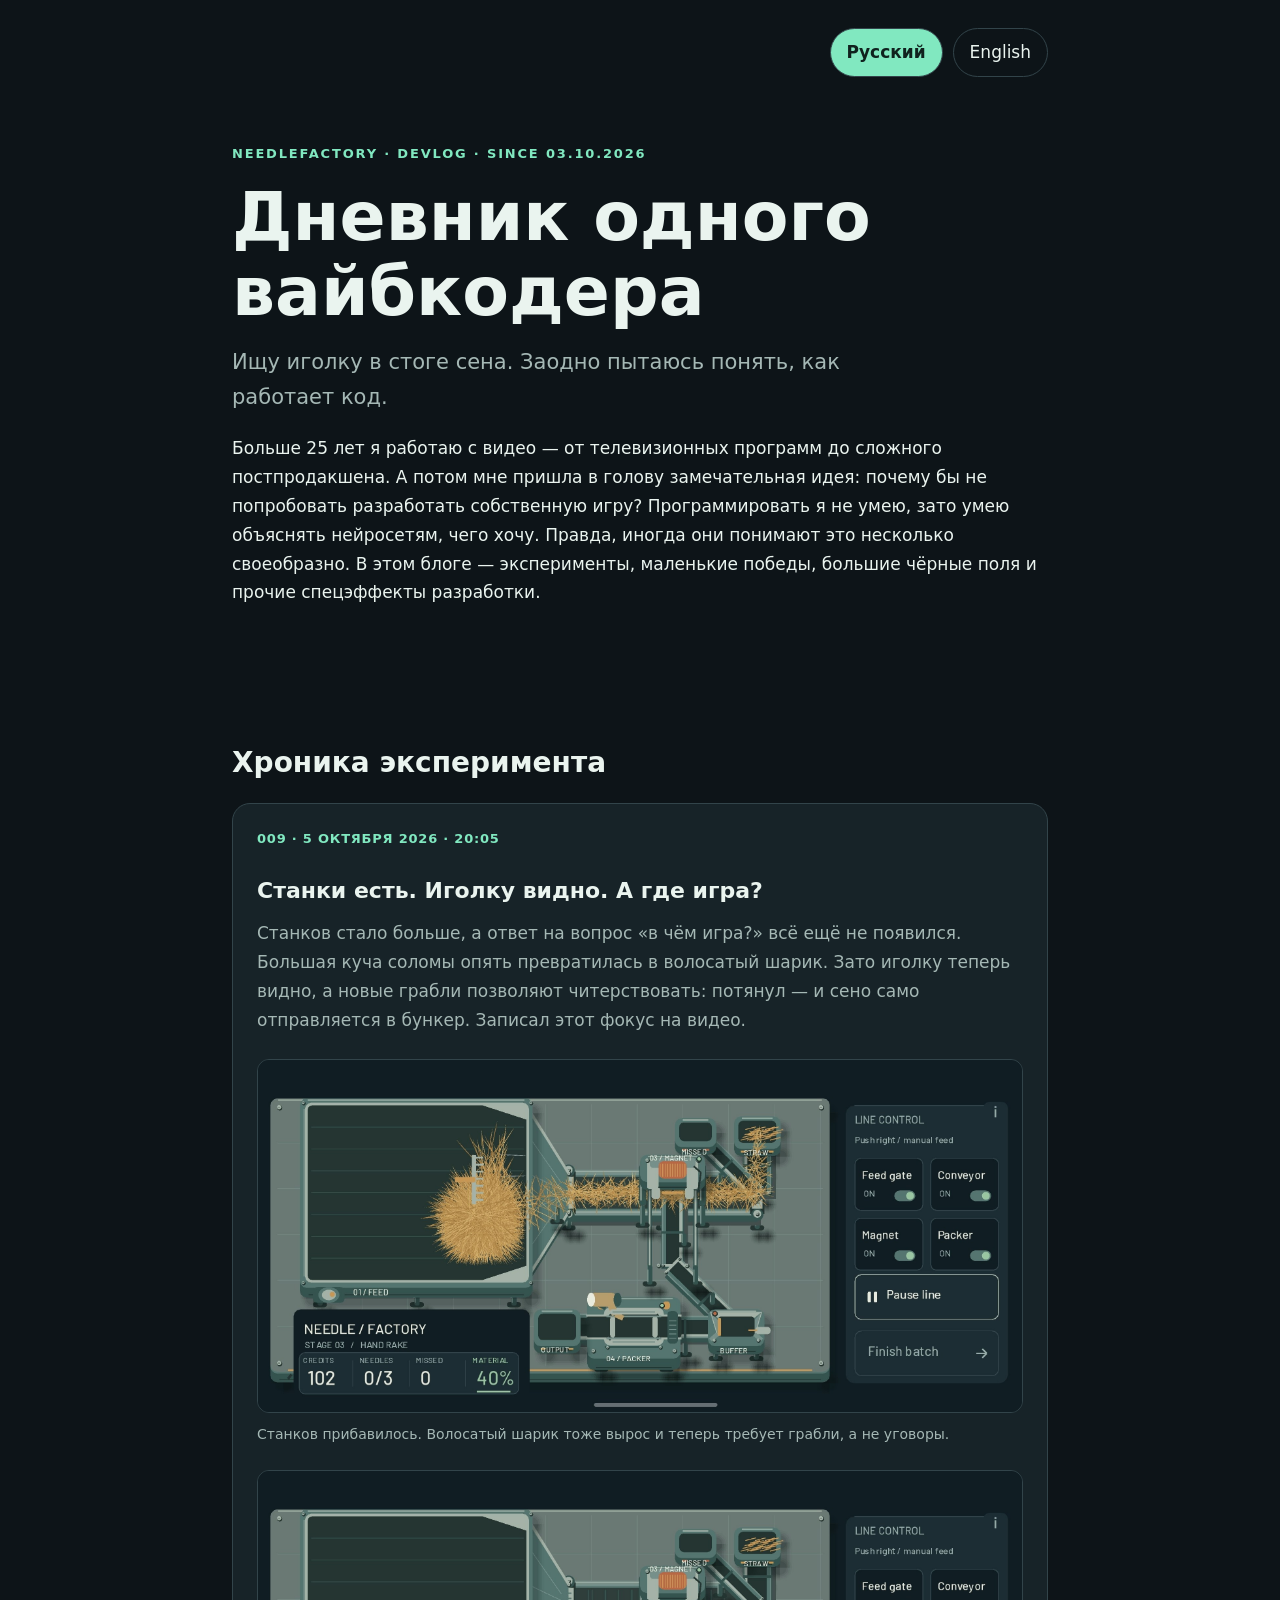
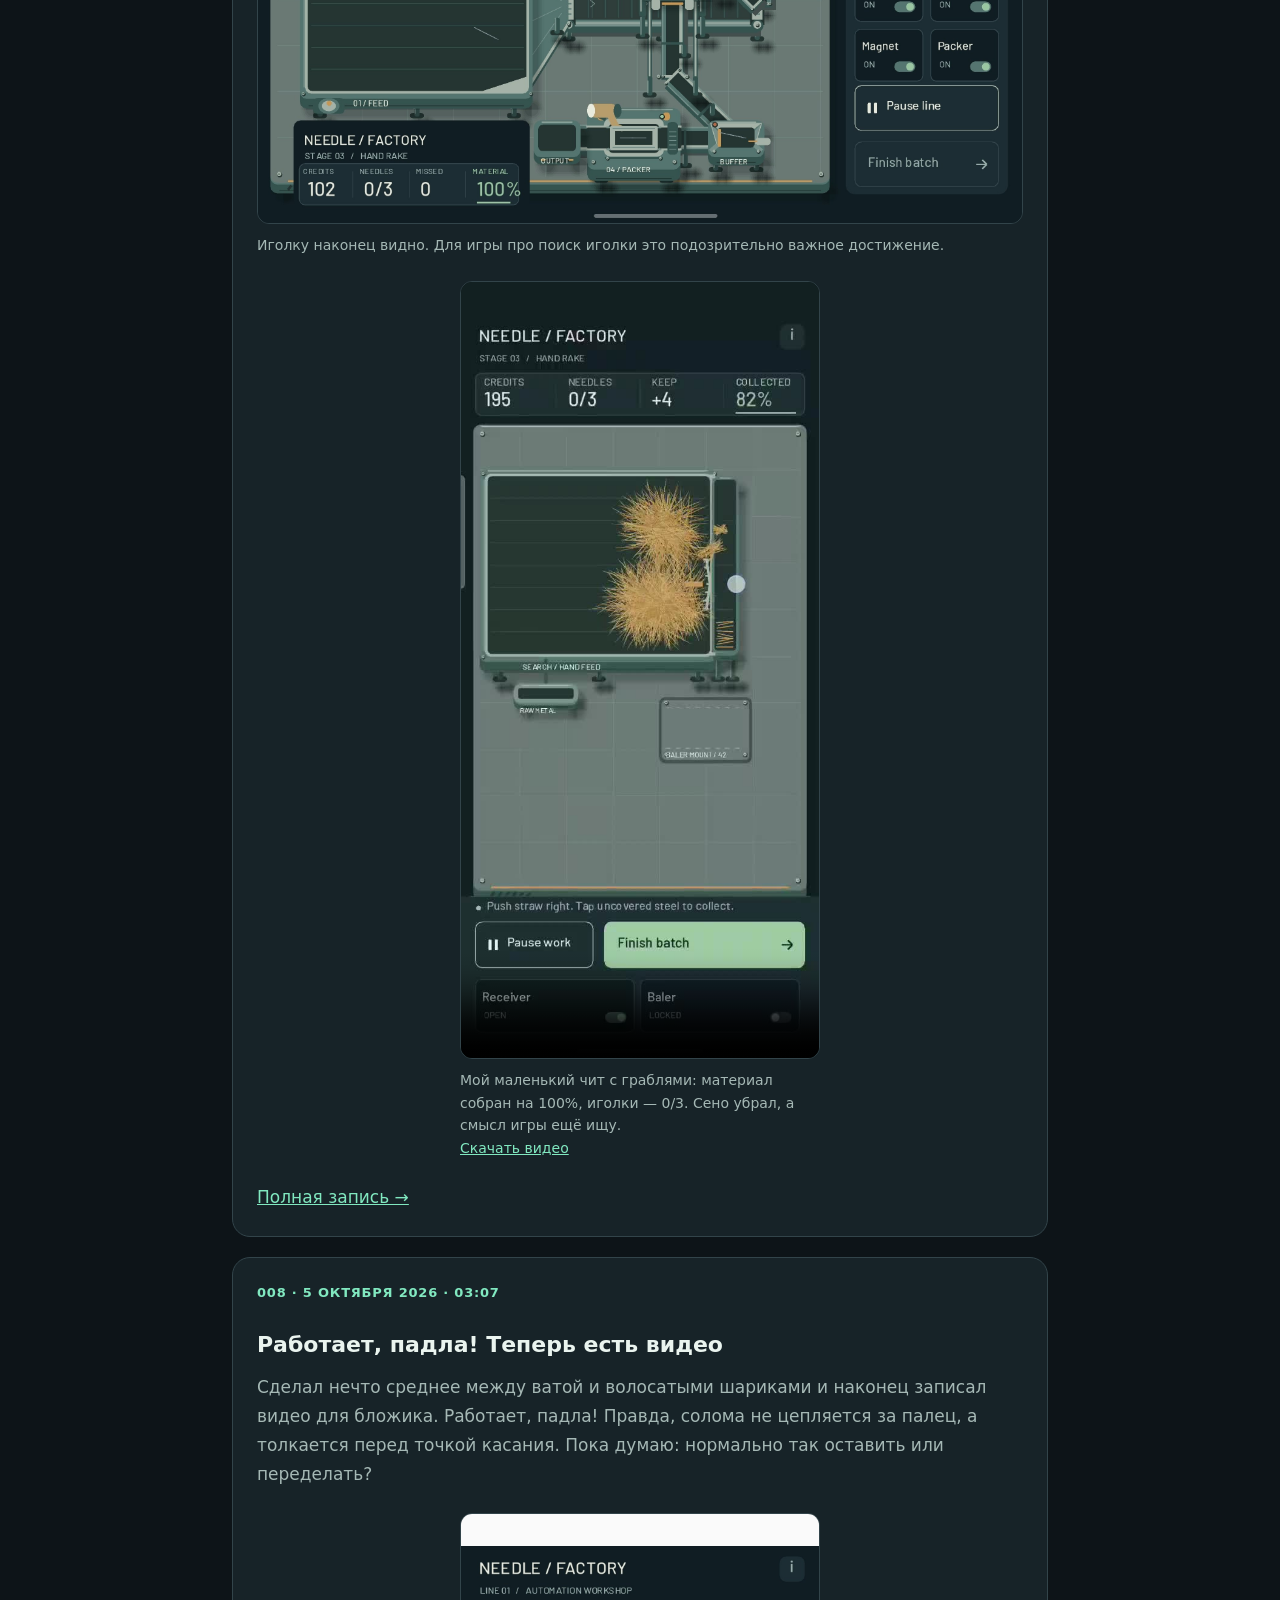
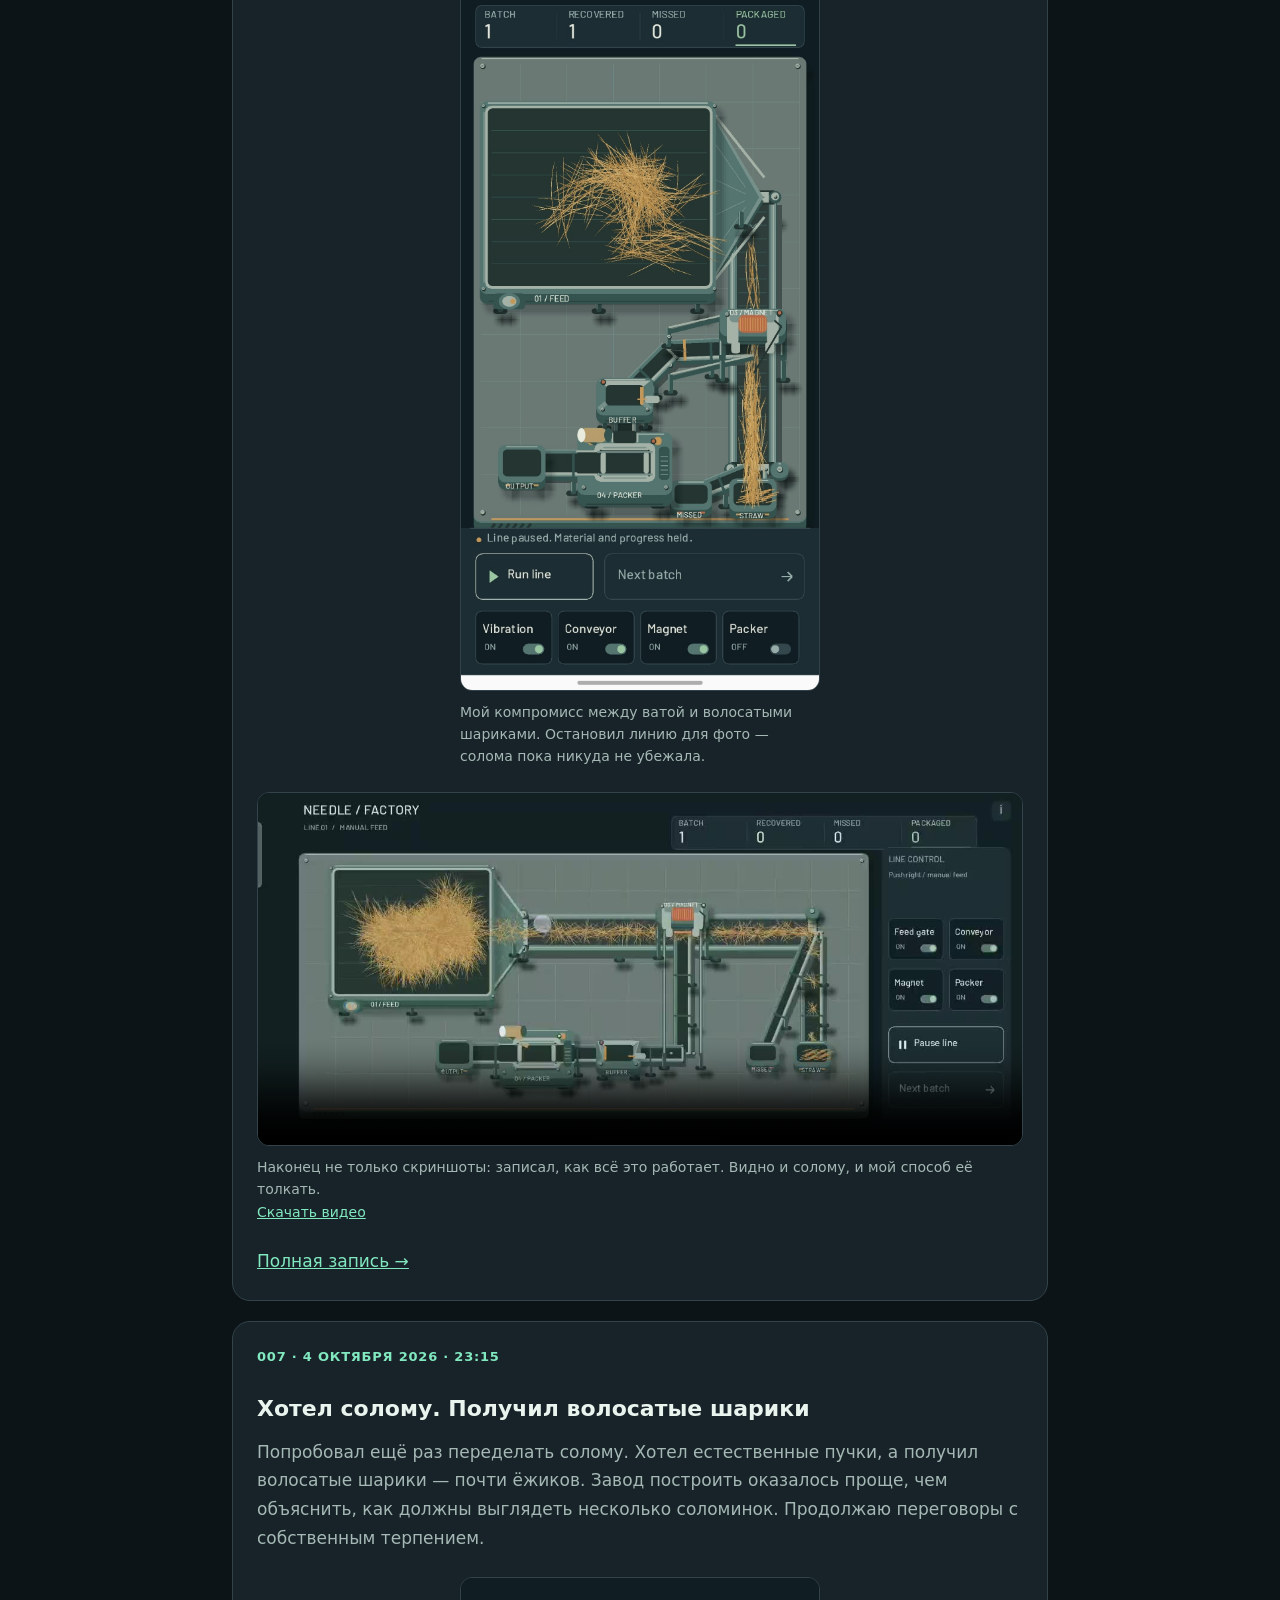
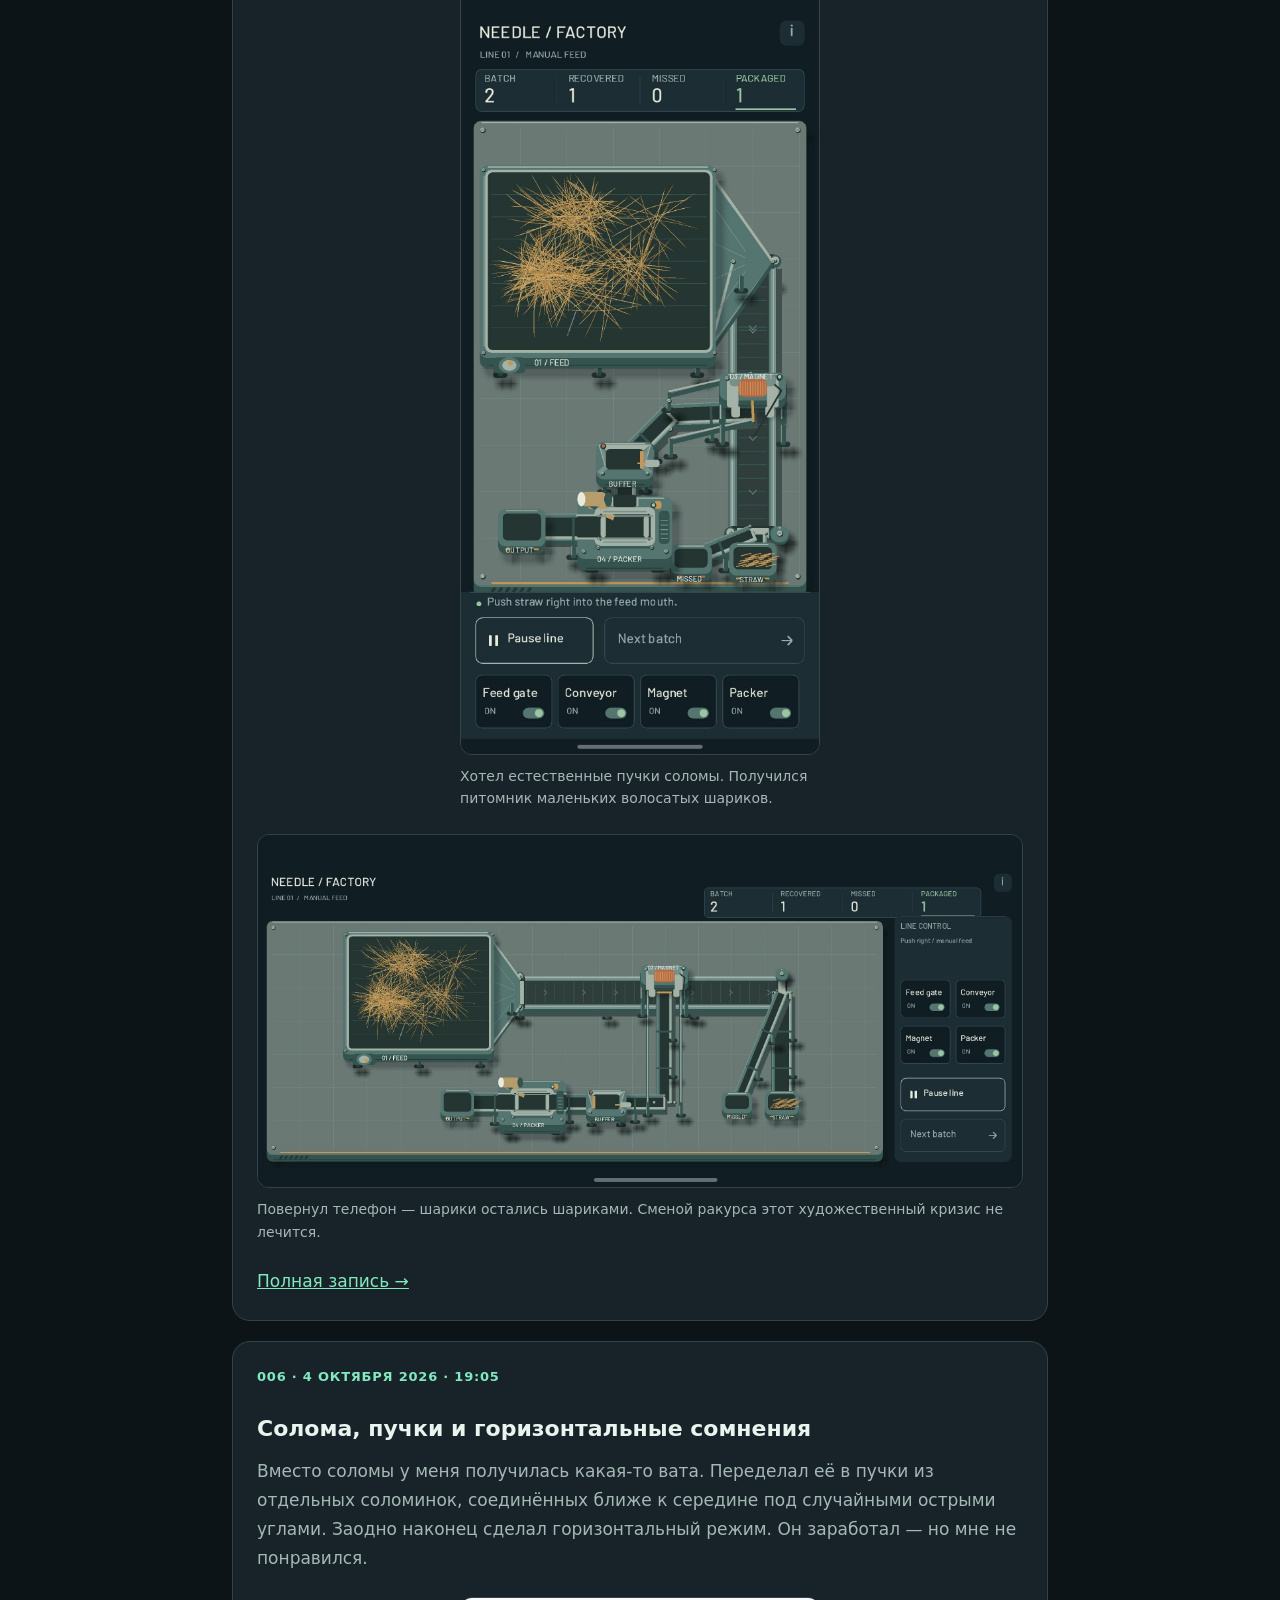
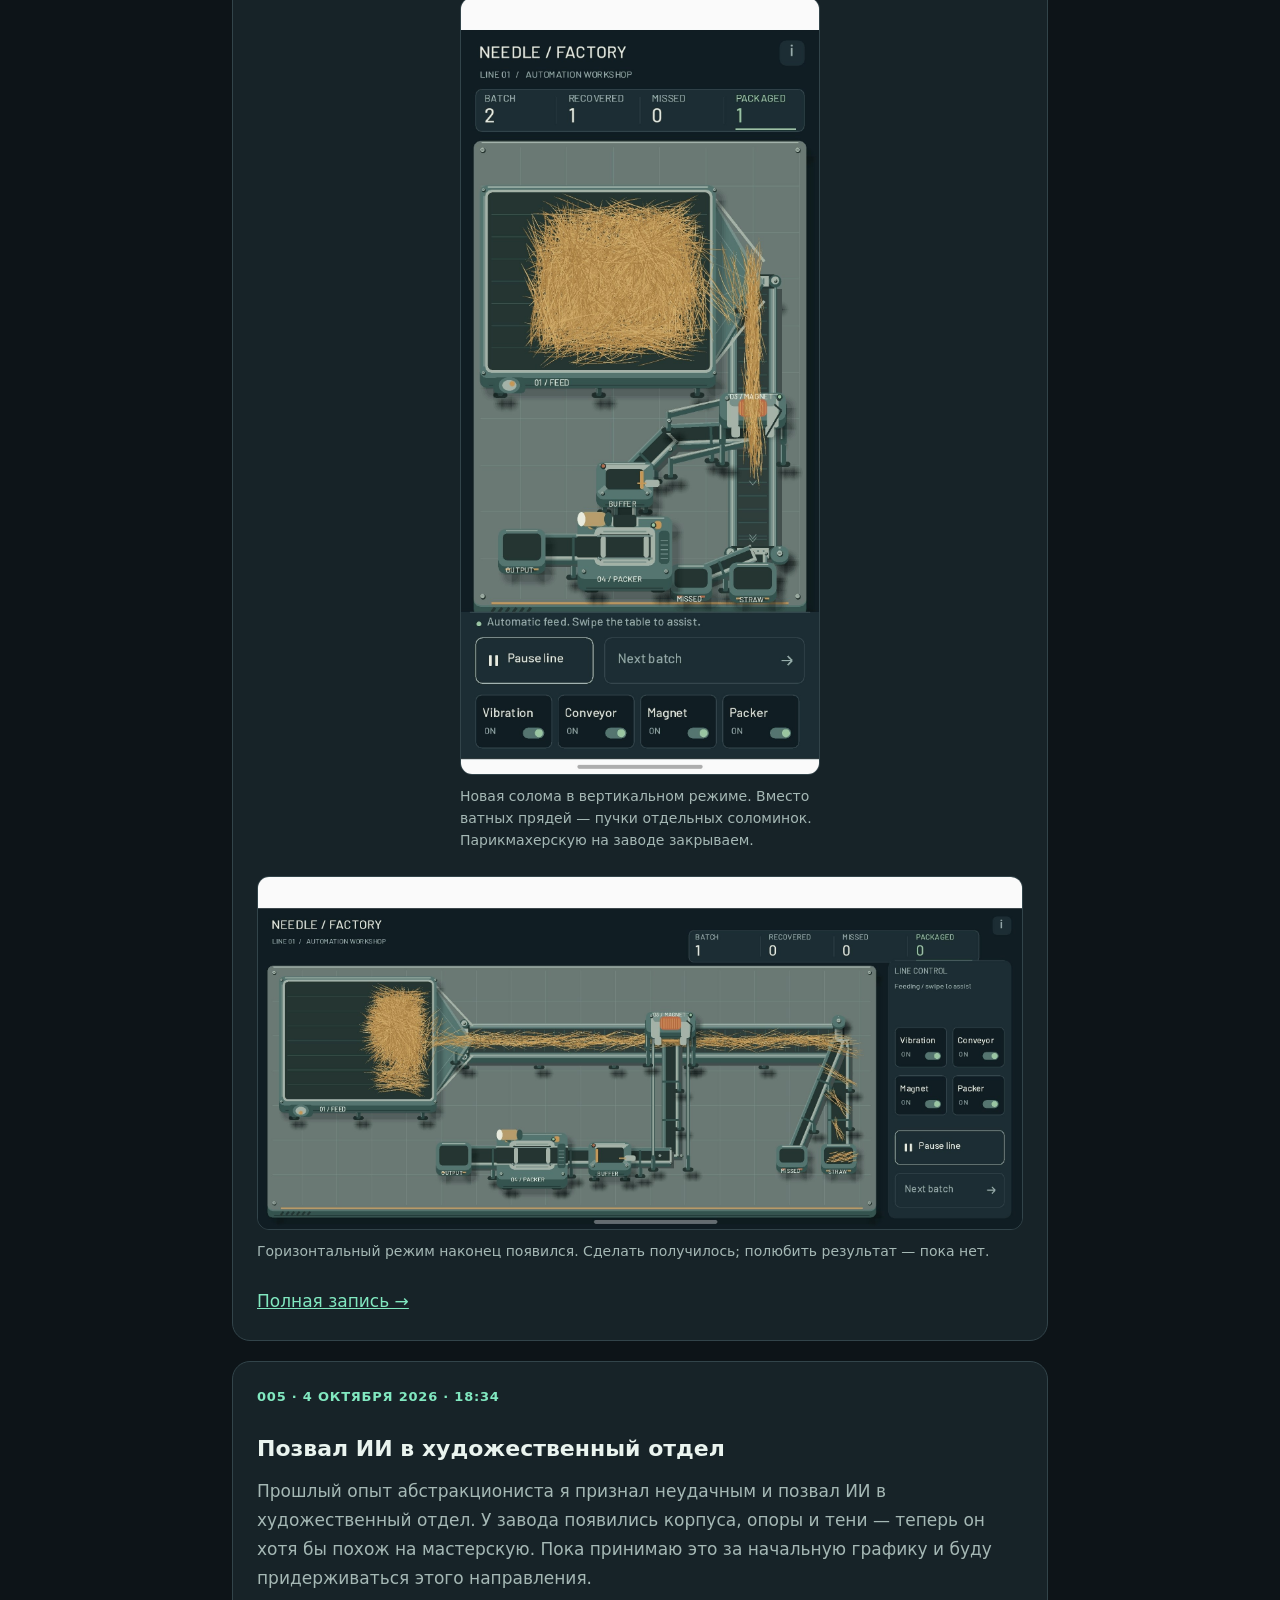
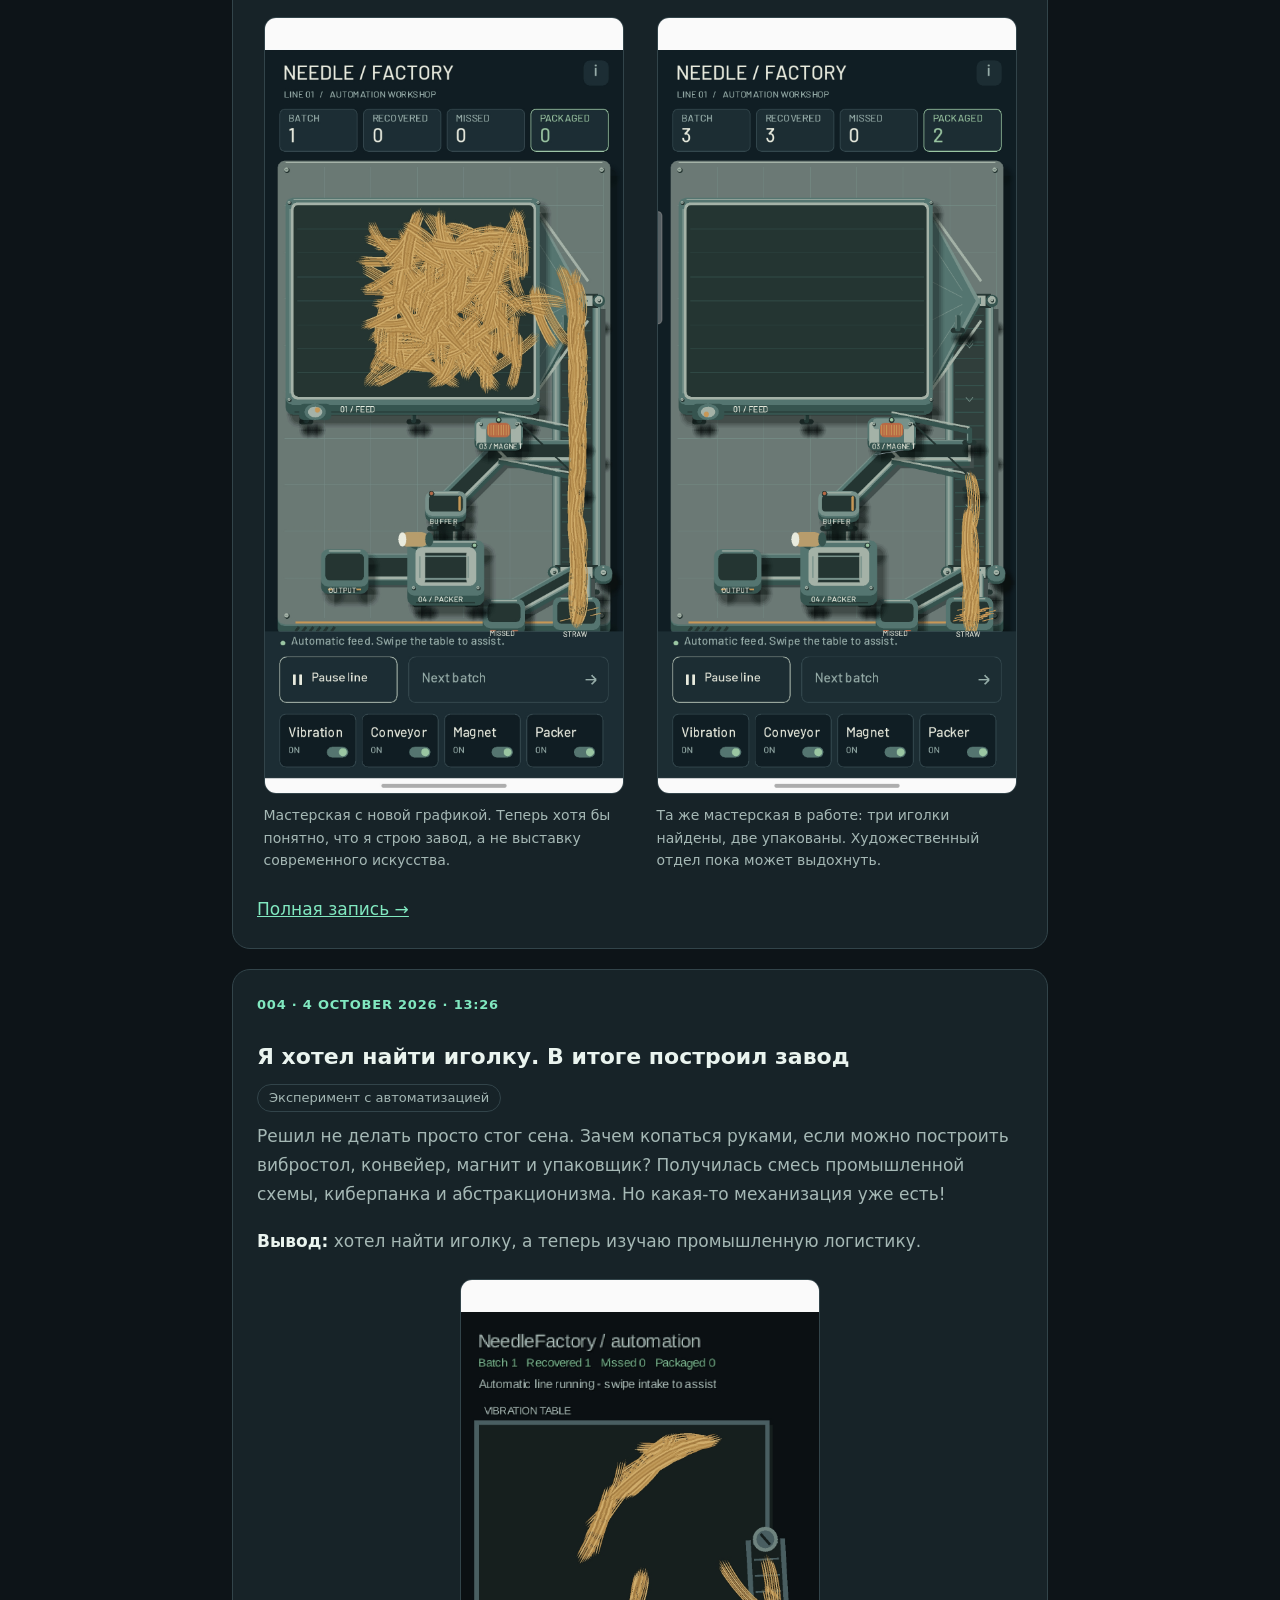
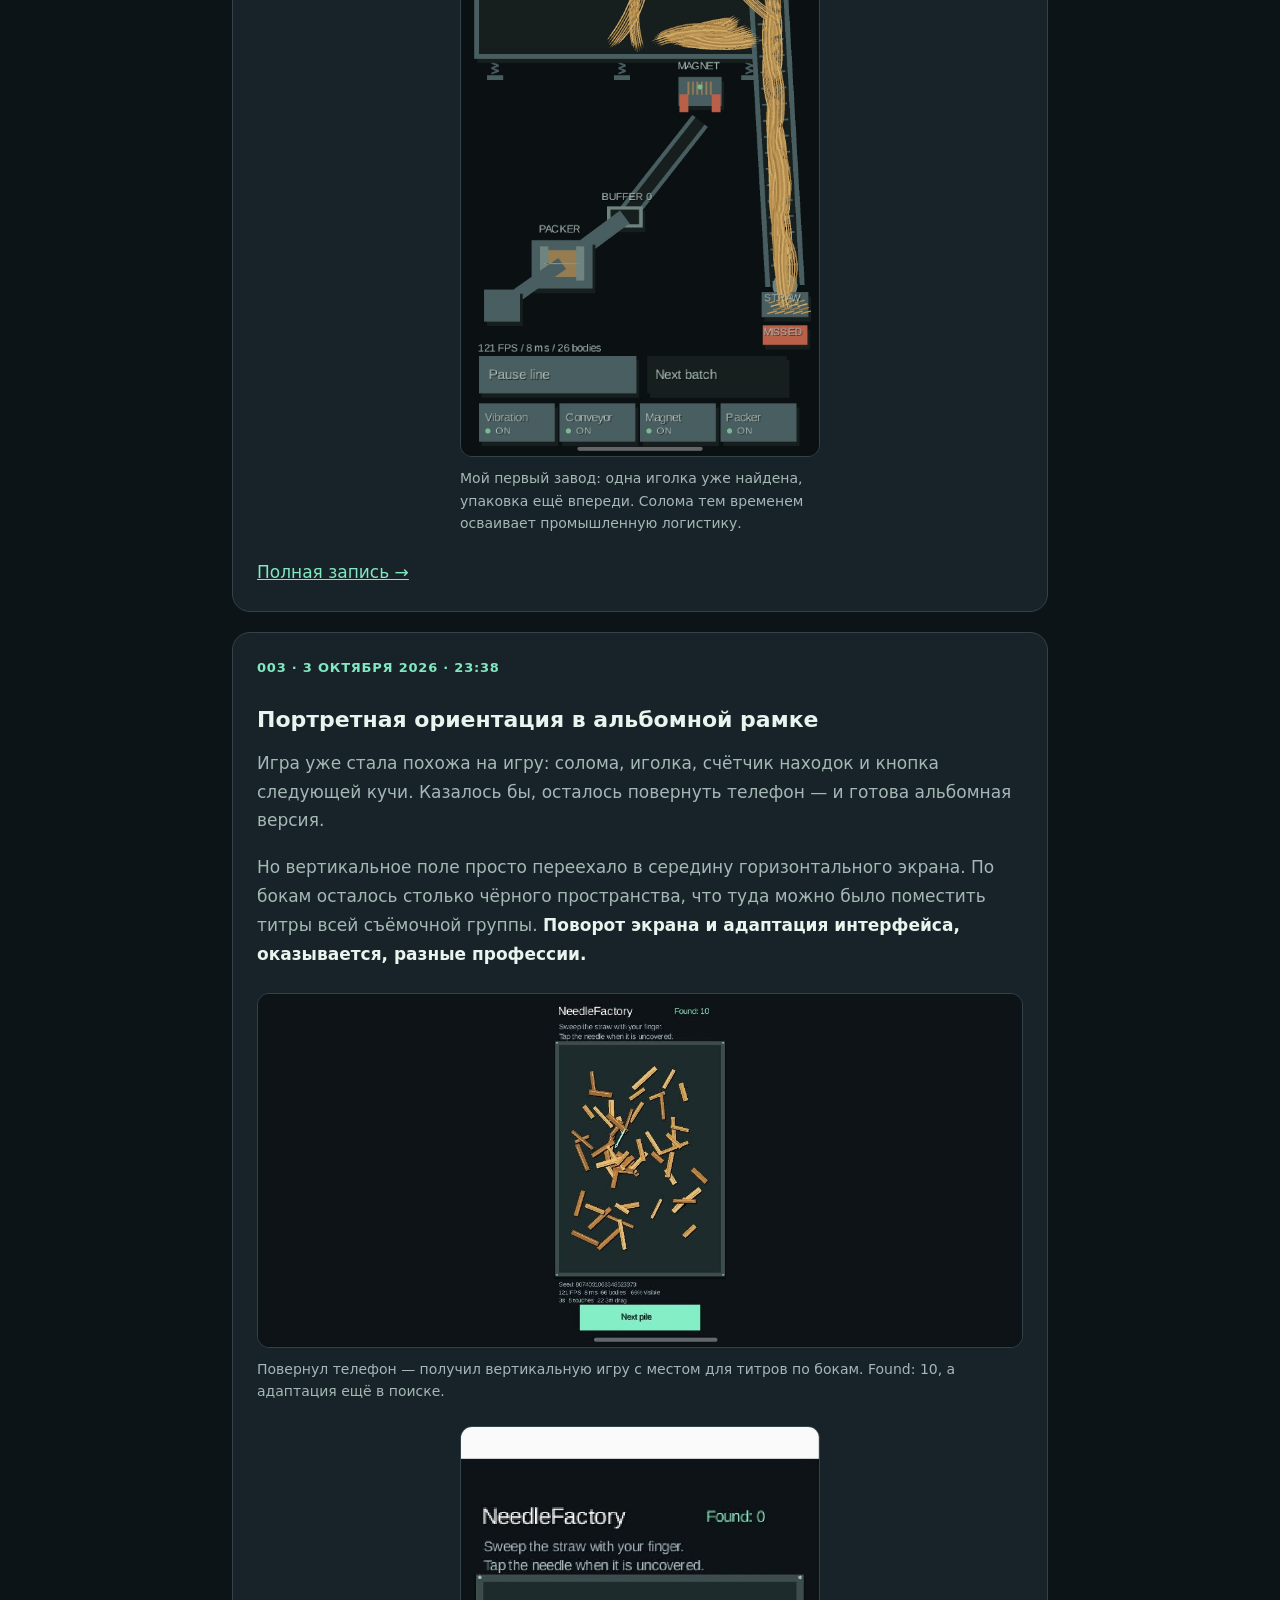
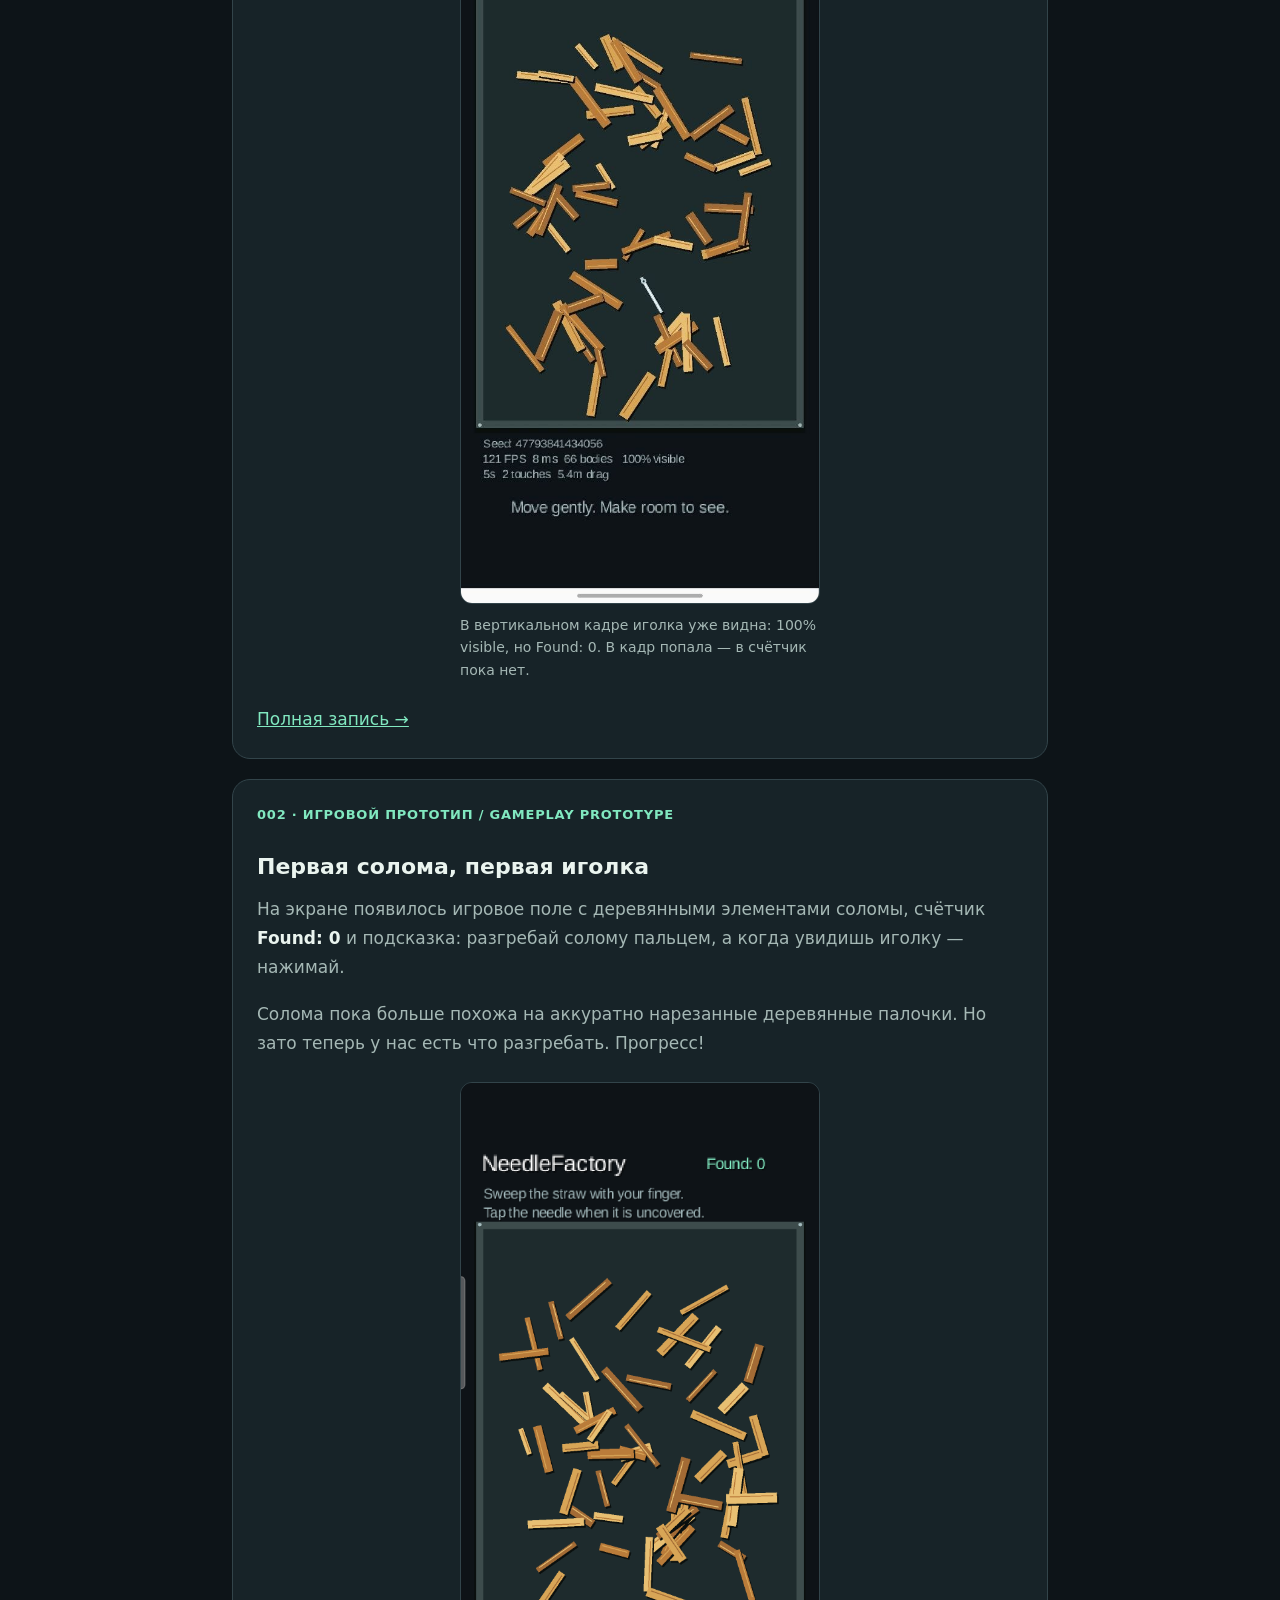
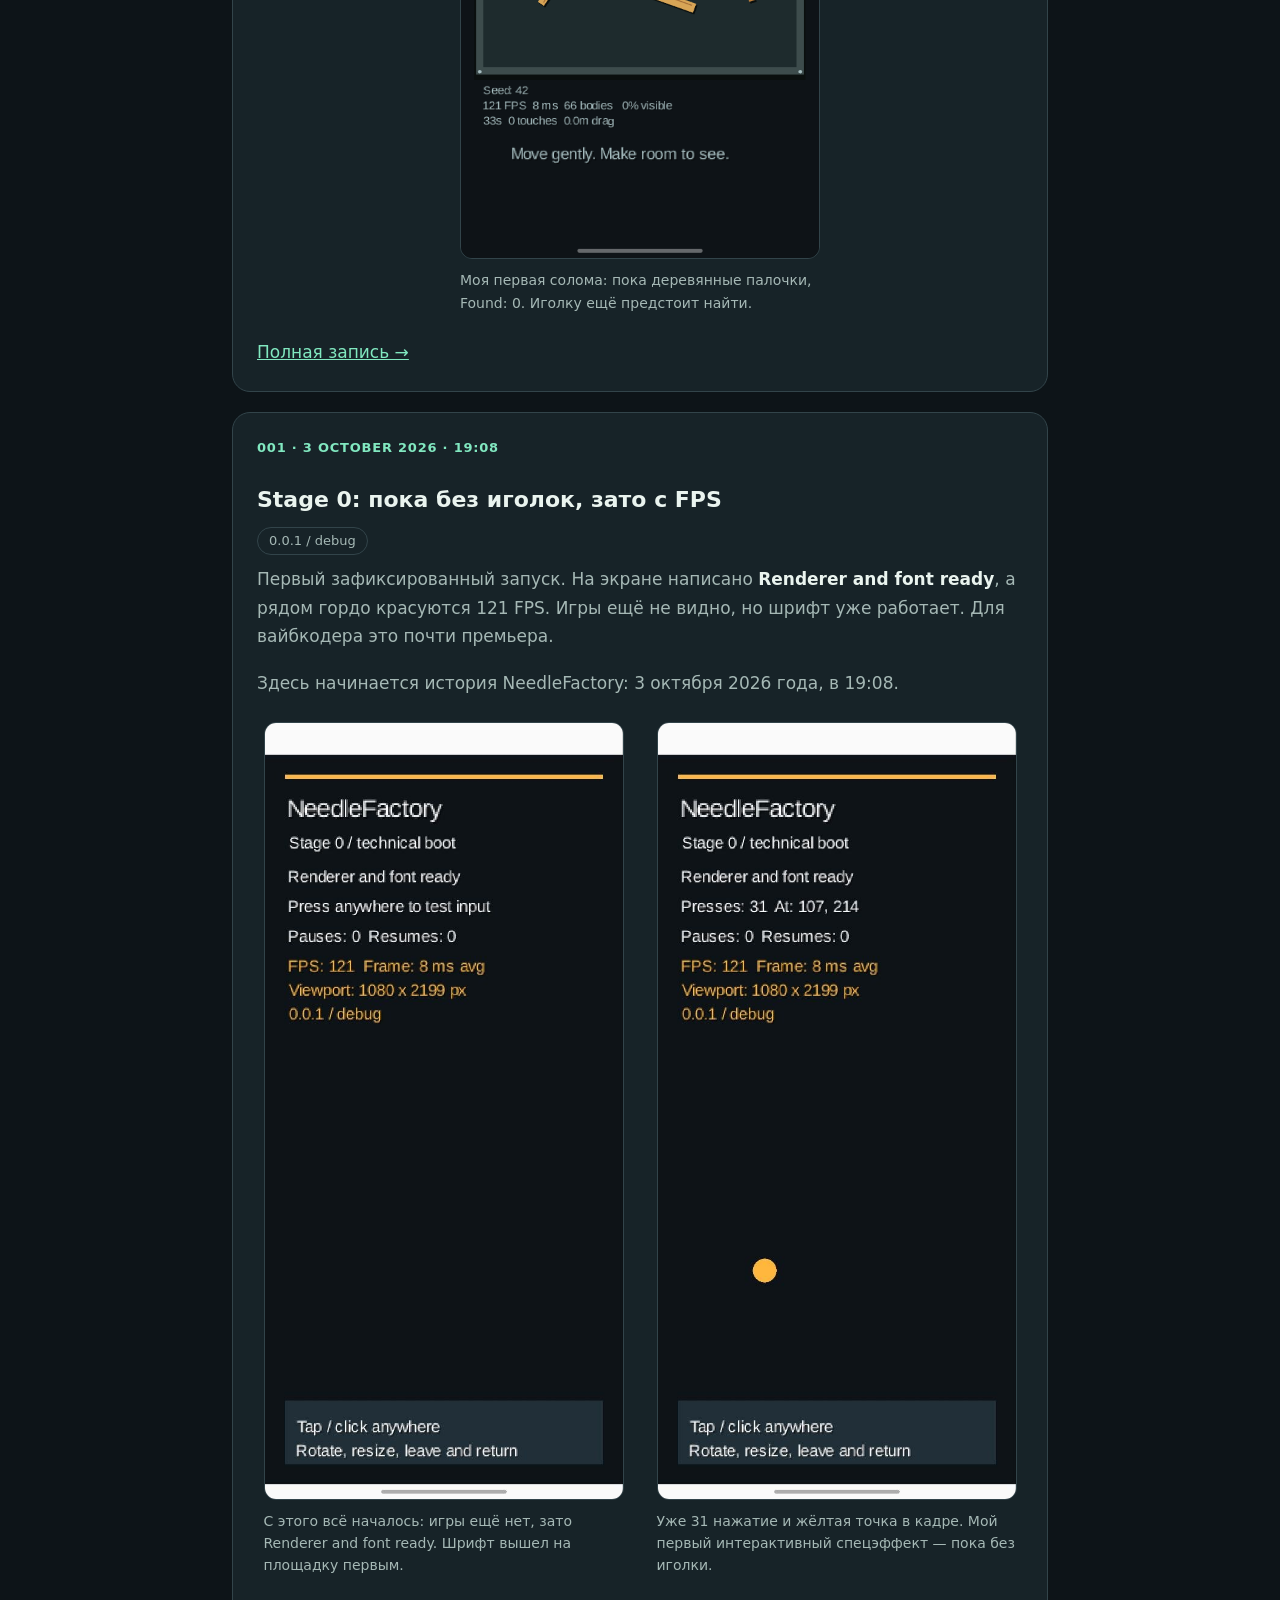
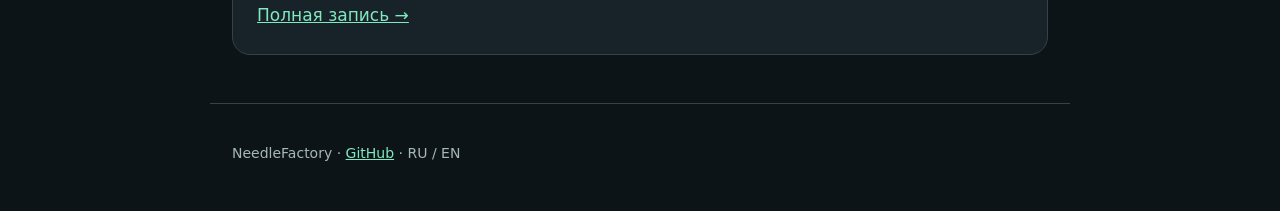
<file: docs/index.html>
<!doctype html>
<html lang="ru"><head><meta charset="utf-8"><meta name="viewport" content="width=device-width, initial-scale=1">
<title>NeedleFactory — Дневник одного вайбкодера</title><meta name="description" content="Как специалист по видеопроизводству решил сделать игру с помощью нейросетей. Двуязычный дневник разработки NeedleFactory.">
<link rel="stylesheet" href="assets/devlog.css"></head><body>
<header><nav class="lang" aria-label="Language"><button type="button" data-setlang="ru" aria-pressed="true">Русский</button><button type="button" data-setlang="en" aria-pressed="false">English</button></nav>
<div class="hero"><div class="eyebrow">NeedleFactory · Devlog · Since 03.10.2026</div>
<div data-lang="ru"><h1>Дневник одного вайбкодера</h1><p class="lead">Ищу иголку в стоге сена. Заодно пытаюсь понять, как работает код.</p><p>Больше 25 лет я работаю с видео — от телевизионных программ до сложного постпродакшена. А потом мне пришла в голову замечательная идея: почему бы не попробовать разработать собственную игру? Программировать я не умею, зато умею объяснять нейросетям, чего хочу. Правда, иногда они понимают это несколько своеобразно. В этом блоге — эксперименты, маленькие победы, большие чёрные поля и прочие спецэффекты разработки.</p></div>
<div data-lang="en" hidden><h1>Diary of a Vibe Coder</h1><p class="lead">Looking for a needle in a haystack. Also trying to figure out how code works.</p><p>I've spent over 25 years in video production, from television programs to complex post-production. Then I had a brilliant idea: why not try making my own game? I don't know how to code, but I do know how to explain what I want to AI. Admittedly, the AI sometimes has a rather creative interpretation. This is the story of experiments, small wins, giant black margins, and the other special effects of game development.</p></div></div></header>
<main><section data-lang="ru"><h2>Хроника эксперимента</h2></section>
<section data-lang="en" hidden><h2>The experiment so far</h2></section>
<article class="entry"><div class="meta">009 · <time datetime="2026-10-05T20:05"><span data-lang="ru">5 октября 2026 · 20:05</span><span data-lang="en" hidden>October 5, 2026 · 20:05</span></time></div><div data-lang="ru"><h3>Станки есть. Иголку видно. А где игра?</h3><p>Станков стало больше, а ответ на вопрос «в чём игра?» всё ещё не появился. Большая куча соломы опять превратилась в волосатый шарик. Зато иголку теперь видно, а новые грабли позволяют читерствовать: потянул — и сено само отправляется в бункер. Записал этот фокус на видео.</p><figure class="screenshot landscape"><a href="assets/screenshots/009-rake-and-straw.jpg" aria-label="Открыть скриншот"><img src="assets/screenshots/009-rake-and-straw.jpg" width="2340" height="1080" loading="lazy" decoding="async" alt="Мастерская NeedleFactory: грабли в густом округлом пучке соломы у подачи, солома на конвейерах и несколько станков."></a><figcaption>Станков прибавилось. Волосатый шарик тоже вырос и теперь требует грабли, а не уговоры.</figcaption></figure>
<figure class="screenshot landscape"><a href="assets/screenshots/009-visible-needle.jpg" aria-label="Открыть скриншот"><img src="assets/screenshots/009-visible-needle.jpg" width="2340" height="1080" loading="lazy" decoding="async" alt="Мастерская NeedleFactory с очищенным столом подачи и заметной светлой металлической иголкой на тёмном поле."></a><figcaption>Иголку наконец видно. Для игры про поиск иголки это подозрительно важное достижение.</figcaption></figure>
<figure class="screenshot video portrait"><video controls playsinline preload="none" width="590" height="1280" poster="assets/screenshots/009-video-poster.jpg" aria-label="Подача соломы граблями в NeedleFactory"><source src="assets/videos/009-rake-demo.mp4" type="video/mp4"><p><a href="assets/videos/009-rake-demo.mp4">Открыть видео</a></p></video><figcaption>Мой маленький чит с граблями: материал собран на 100%, иголки — 0/3. Сено убрал, а смысл игры ещё ищу. <a href="assets/videos/009-rake-demo.mp4" download>Скачать видео</a></figcaption></figure><a href="devlog/009-needles-and-rakes.html">Полная запись →</a></div>
<div data-lang="en" hidden><h3>More Machines, a Visible Needle, and Still No Game</h3><p>More machines, still no answer to “where is the game?” A large pile of straw has turned into a hairball again. At least the needle is visible now, and the new rake allows a little cheating: pull it, and the hay heads into the hopper by itself. I recorded the trick on video.</p><figure class="screenshot landscape"><a href="assets/screenshots/009-rake-and-straw.jpg" aria-label="Open screenshot"><img src="assets/screenshots/009-rake-and-straw.jpg" width="2340" height="1080" loading="lazy" decoding="async" alt="NeedleFactory workshop: rake in a dense rounded straw bundle at the intake, straw on conveyors and several machines."></a><figcaption>More machines. The hairball has grown too, and now demands a rake rather than persuasion.</figcaption></figure>
<figure class="screenshot landscape"><a href="assets/screenshots/009-visible-needle.jpg" aria-label="Open screenshot"><img src="assets/screenshots/009-visible-needle.jpg" width="2340" height="1080" loading="lazy" decoding="async" alt="NeedleFactory workshop with a cleared feed table and a visible light metallic needle against the dark field."></a><figcaption>The needle is finally visible. For a game about finding a needle, that seems suspiciously important.</figcaption></figure>
<figure class="screenshot video portrait"><video controls playsinline preload="none" width="590" height="1280" poster="assets/screenshots/009-video-poster.jpg" aria-label="Feeding straw with a rake in NeedleFactory"><source src="assets/videos/009-rake-demo.mp4" type="video/mp4"><p><a href="assets/videos/009-rake-demo.mp4">Open video</a></p></video><figcaption>My little rake exploit: material collected reaches 100%, needles remain at 0/3. The hay is cleared; I am still looking for the game. <a href="assets/videos/009-rake-demo.mp4" download>Download video</a></figcaption></figure><a href="devlog/009-needles-and-rakes.html">Full bilingual entry →</a></div></article>
<article class="entry"><div class="meta">008 · <time datetime="2026-10-05T03:07"><span data-lang="ru">5 октября 2026 · 03:07</span><span data-lang="en" hidden>October 5, 2026 · 03:07</span></time></div><div data-lang="ru"><h3>Работает, падла! Теперь есть видео</h3><p>Сделал нечто среднее между ватой и волосатыми шариками и наконец записал видео для бложика. Работает, падла! Правда, солома не цепляется за палец, а толкается перед точкой касания. Пока думаю: нормально так оставить или переделать?</p><figure class="screenshot portrait"><a href="assets/screenshots/008-straw.jpg" aria-label="Открыть скриншот"><img src="assets/screenshots/008-straw.jpg" width="1080" height="2340" loading="lazy" decoding="async" alt="Мастерская NeedleFactory с обновлёнными пучками соломы на столе и конвейере; линия стоит на паузе."></a><figcaption>Мой компромисс между ватой и волосатыми шариками. Остановил линию для фото — солома пока никуда не убежала.</figcaption></figure>
<figure class="screenshot video"><video controls playsinline preload="none" width="1280" height="590" poster="assets/screenshots/008-video-poster.jpg" aria-label="Работа линии NeedleFactory и перемещение соломы касанием"><source src="assets/videos/008-line-demo.mp4" type="video/mp4"><p><a href="assets/videos/008-line-demo.mp4">Открыть видео</a></p></video><figcaption>Наконец не только скриншоты: записал, как всё это работает. Видно и солому, и мой способ её толкать. <a href="assets/videos/008-line-demo.mp4" download>Скачать видео</a></figcaption></figure><a href="devlog/008-middle-ground.html">Полная запись →</a></div>
<div data-lang="en" hidden><h3>It Works, Damn It! And There's Video</h3><p>I found a middle ground between cotton wool and hairballs and finally recorded a video for the blog. It works, damn it! The straw doesn't follow my finger, though — it gets pushed ahead of the touch point. Is that fine, or should I rework it?</p><figure class="screenshot portrait"><a href="assets/screenshots/008-straw.jpg" aria-label="Open screenshot"><img src="assets/screenshots/008-straw.jpg" width="1080" height="2340" loading="lazy" decoding="async" alt="NeedleFactory workshop with reworked straw bundles on the table and conveyor; the line is paused."></a><figcaption>My compromise between cotton wool and hairballs. I paused the line for a photo — the straw has not escaped yet.</figcaption></figure>
<figure class="screenshot video"><video controls playsinline preload="none" width="1280" height="590" poster="assets/screenshots/008-video-poster.jpg" aria-label="NeedleFactory line in operation and straw movement through touch"><source src="assets/videos/008-line-demo.mp4" type="video/mp4"><p><a href="assets/videos/008-line-demo.mp4">Open video</a></p></video><figcaption>Finally, more than screenshots: I recorded the whole thing in action, including the straw and how I push it. <a href="assets/videos/008-line-demo.mp4" download>Download video</a></figcaption></figure><a href="devlog/008-middle-ground.html">Full bilingual entry →</a></div></article>
<article class="entry"><div class="meta">007 · <time datetime="2026-10-04T23:15"><span data-lang="ru">4 октября 2026 · 23:15</span><span data-lang="en" hidden>October 4, 2026 · 23:15</span></time></div><div data-lang="ru"><h3>Хотел солому. Получил волосатые шарики</h3><p>Попробовал ещё раз переделать солому. Хотел естественные пучки, а получил волосатые шарики — почти ёжиков. Завод построить оказалось проще, чем объяснить, как должны выглядеть несколько соломинок. Продолжаю переговоры с собственным терпением.</p><figure class="screenshot portrait"><a href="assets/screenshots/007-hairy-straw-portrait.jpg" aria-label="Открыть скриншот"><img src="assets/screenshots/007-hairy-straw-portrait.jpg" width="1080" height="2340" loading="lazy" decoding="async" alt="Вертикальная мастерская NeedleFactory: на столе несколько округлых пучков соломы с длинными торчащими соломинками."></a><figcaption>Хотел естественные пучки соломы. Получился питомник маленьких волосатых шариков.</figcaption></figure>
<figure class="screenshot landscape"><a href="assets/screenshots/007-hairy-straw-landscape.jpg" aria-label="Открыть скриншот"><img src="assets/screenshots/007-hairy-straw-landscape.jpg" width="2340" height="1080" loading="lazy" decoding="async" alt="Альбомная мастерская NeedleFactory с округлыми колючими пучками соломы на столе слева, конвейером и панелью управления справа."></a><figcaption>Повернул телефон — шарики остались шариками. Сменой ракурса этот художественный кризис не лечится.</figcaption></figure><a href="devlog/007-hairy-straw.html">Полная запись →</a></div>
<div data-lang="en" hidden><h3>I Wanted Straw. I Got Hairballs</h3><p>I tried reworking the straw again. I wanted natural bundles and got hairballs — almost hedgehogs. Building a factory turned out to be easier than explaining what a few stems should look like. Negotiations with my patience continue.</p><figure class="screenshot portrait"><a href="assets/screenshots/007-hairy-straw-portrait.jpg" aria-label="Open screenshot"><img src="assets/screenshots/007-hairy-straw-portrait.jpg" width="1080" height="2340" loading="lazy" decoding="async" alt="Portrait NeedleFactory workshop: several rounded straw bundles with long stems sticking out on the feed table."></a><figcaption>I wanted natural straw bundles. I got a nursery of little hairballs.</figcaption></figure>
<figure class="screenshot landscape"><a href="assets/screenshots/007-hairy-straw-landscape.jpg" aria-label="Open screenshot"><img src="assets/screenshots/007-hairy-straw-landscape.jpg" width="2340" height="1080" loading="lazy" decoding="async" alt="Landscape NeedleFactory workshop with rounded spiky straw bundles on the table on the left, conveyor and controls on the right."></a><figcaption>I rotated the phone — the balls remained balls. A different camera angle cannot cure this artistic crisis.</figcaption></figure><a href="devlog/007-hairy-straw.html">Full bilingual entry →</a></div></article>
<article class="entry"><div class="meta">006 · <time datetime="2026-10-04T19:05"><span data-lang="ru">4 октября 2026 · 19:05</span><span data-lang="en" hidden>October 4, 2026 · 19:05</span></time></div><div data-lang="ru"><h3>Солома, пучки и горизонтальные сомнения</h3><p>Вместо соломы у меня получилась какая-то вата. Переделал её в пучки из отдельных соломинок, соединённых ближе к середине под случайными острыми углами. Заодно наконец сделал горизонтальный режим. Он заработал — но мне не понравился.</p><figure class="screenshot portrait"><a href="assets/screenshots/006-straw-portrait.jpg" aria-label="Открыть скриншот"><img src="assets/screenshots/006-straw-portrait.jpg" width="1080" height="2340" loading="lazy" decoding="async" alt="Вертикальная мастерская NeedleFactory с густой кучей тонких пересекающихся соломинок на вибростоле и соломой на конвейере."></a><figcaption>Новая солома в вертикальном режиме. Вместо ватных прядей — пучки отдельных соломинок. Парикмахерскую на заводе закрываем.</figcaption></figure>
<figure class="screenshot landscape"><a href="assets/screenshots/006-straw-landscape.jpg" aria-label="Открыть скриншот"><img src="assets/screenshots/006-straw-landscape.jpg" width="2340" height="1080" loading="lazy" decoding="async" alt="Альбомная мастерская NeedleFactory: вибростол слева, длинный конвейер с соломой, магнит в центре и панель управления справа."></a><figcaption>Горизонтальный режим наконец появился. Сделать получилось; полюбить результат — пока нет.</figcaption></figure><a href="devlog/006-straw-and-landscape.html">Полная запись →</a></div>
<div data-lang="en" hidden><h3>Straw, Bundles, and Landscape Doubts</h3><p>My straw had somehow turned into cotton wool. I rebuilt it as bundles of individual stems joined near their centers at random acute angles. I also finally made landscape mode. It worked — but I didn't like it.</p><figure class="screenshot portrait"><a href="assets/screenshots/006-straw-portrait.jpg" aria-label="Open screenshot"><img src="assets/screenshots/006-straw-portrait.jpg" width="1080" height="2340" loading="lazy" decoding="async" alt="Portrait NeedleFactory workshop with a dense pile of thin intersecting straw stems on the vibration table and straw on the conveyor."></a><figcaption>New straw in portrait mode. Individual stems bundled together instead of cotton-like strands. The factory hair salon is closing.</figcaption></figure>
<figure class="screenshot landscape"><a href="assets/screenshots/006-straw-landscape.jpg" aria-label="Open screenshot"><img src="assets/screenshots/006-straw-landscape.jpg" width="2340" height="1080" loading="lazy" decoding="async" alt="Landscape NeedleFactory workshop: vibration table on the left, long straw conveyor, magnet in the center and controls on the right."></a><figcaption>Landscape mode finally arrived. I managed to make it; liking the result is another matter.</figcaption></figure><a href="devlog/006-straw-and-landscape.html">Full bilingual entry →</a></div></article>
<article class="entry"><div class="meta">005 · <time datetime="2026-10-04T18:34"><span data-lang="ru">4 октября 2026 · 18:34</span><span data-lang="en" hidden>October 4, 2026 · 18:34</span></time></div><div data-lang="ru"><h3>Позвал ИИ в художественный отдел</h3><p>Прошлый опыт абстракциониста я признал неудачным и позвал ИИ в художественный отдел. У завода появились корпуса, опоры и тени — теперь он хотя бы похож на мастерскую. Пока принимаю это за начальную графику и буду придерживаться этого направления.</p><div class="screenshot-gallery"><figure class="screenshot portrait"><a href="assets/screenshots/005-workshop-first-batch.jpg" aria-label="Открыть скриншот"><img src="assets/screenshots/005-workshop-first-batch.jpg" width="1080" height="2340" loading="lazy" decoding="async" alt="Обновлённая мастерская NeedleFactory: солома на вибростоле, конвейер, магнит и упаковщик; Batch 1, Recovered 0, Packaged 0."></a><figcaption>Мастерская с новой графикой. Теперь хотя бы понятно, что я строю завод, а не выставку современного искусства.</figcaption></figure>
<figure class="screenshot portrait"><a href="assets/screenshots/005-workshop-running.png" aria-label="Открыть скриншот"><img src="assets/screenshots/005-workshop-running.png" width="1080" height="2340" loading="lazy" decoding="async" alt="Та же мастерская NeedleFactory во время работы: солома на конвейере, Batch 3, Recovered 3, Missed 0, Packaged 2."></a><figcaption>Та же мастерская в работе: три иголки найдены, две упакованы. Художественный отдел пока может выдохнуть.</figcaption></figure></div><a href="devlog/005-ai-art-direction.html">Полная запись →</a></div>
<div data-lang="en" hidden><h3>I Called AI into the Art Department</h3><p>I admitted that my abstract-art experiment hadn't worked and called AI into the art department. The factory gained housings, supports, and shadows — now it actually resembles a workshop. I'll accept this as the starting graphics and stick with this direction.</p><div class="screenshot-gallery"><figure class="screenshot portrait"><a href="assets/screenshots/005-workshop-first-batch.jpg" aria-label="Open screenshot"><img src="assets/screenshots/005-workshop-first-batch.jpg" width="1080" height="2340" loading="lazy" decoding="async" alt="Updated NeedleFactory workshop: straw on the vibration table, conveyor, magnet and packer; Batch 1, Recovered 0, Packaged 0."></a><figcaption>The workshop with its new graphics. At least it's clear I'm building a factory rather than a contemporary art exhibition.</figcaption></figure>
<figure class="screenshot portrait"><a href="assets/screenshots/005-workshop-running.png" aria-label="Open screenshot"><img src="assets/screenshots/005-workshop-running.png" width="1080" height="2340" loading="lazy" decoding="async" alt="The same NeedleFactory workshop in operation: straw on the conveyor, Batch 3, Recovered 3, Missed 0, Packaged 2."></a><figcaption>The same workshop in action: three needles recovered, two packaged. The art department can breathe for now.</figcaption></figure></div><a href="devlog/005-ai-art-direction.html">Full bilingual entry →</a></div></article>
<article class="entry"><div class="meta">004 · 4 October 2026 · 13:26</div><div data-lang="ru"><h3>Я хотел найти иголку. В итоге построил завод</h3><span class="tag">Эксперимент с автоматизацией</span><p>Решил не делать просто стог сена. Зачем копаться руками, если можно построить вибростол, конвейер, магнит и упаковщик? Получилась смесь промышленной схемы, киберпанка и абстракционизма. Но какая-то механизация уже есть!</p><p><strong>Вывод:</strong> хотел найти иголку, а теперь изучаю промышленную логистику.</p><figure class="screenshot portrait"><a href="assets/screenshots/004-automation-line.jpg" aria-label="Открыть скриншот"><img src="assets/screenshots/004-automation-line.jpg" width="1080" height="2340" loading="lazy" decoding="async" alt="Ранний прототип автоматической линии NeedleFactory: вибростол, конвейер, магнит, буфер и упаковщик; Batch 1, Recovered 1, Missed 0, Packaged 0."></a><figcaption>Мой первый завод: одна иголка уже найдена, упаковка ещё впереди. Солома тем временем осваивает промышленную логистику.</figcaption></figure><a href="devlog/004-industrial-revolution.html">Полная запись →</a></div><div data-lang="en" hidden><h3>I Wanted to Find a Needle. I Built a Factory Instead.</h3><span class="tag">Automation experiment</span><p>Why search a haystack by hand when you can build a vibration table, conveyor, magnet, and packer? The result looks like industrial engineering crossed with cyberpunk abstract art. But at least it's mechanized!</p><p><strong>Takeaway:</strong> I wanted to find a needle. Now I'm learning industrial logistics.</p><figure class="screenshot portrait"><a href="assets/screenshots/004-automation-line.jpg" aria-label="Open screenshot"><img src="assets/screenshots/004-automation-line.jpg" width="1080" height="2340" loading="lazy" decoding="async" alt="Early NeedleFactory automation prototype: vibration table, conveyor, magnet, buffer and packer; Batch 1, Recovered 1, Missed 0, Packaged 0."></a><figcaption>My first factory: one needle recovered, packaging still ahead. Meanwhile, the straw is learning industrial logistics.</figcaption></figure><a href="devlog/004-industrial-revolution.html">Full bilingual entry →</a></div></article>
<article class="entry"><div class="meta">003 · <time datetime="2026-10-03T23:38"><span data-lang="ru">3 октября 2026 · 23:38</span><span data-lang="en" hidden>October 3, 2026 · 23:38</span></time></div>
<div data-lang="ru"><h3>Портретная ориентация в альбомной рамке</h3><p>Игра уже стала похожа на игру: солома, иголка, счётчик находок и кнопка следующей кучи. Казалось бы, осталось повернуть телефон — и готова альбомная версия.</p><p>Но вертикальное поле просто переехало в середину горизонтального экрана. По бокам осталось столько чёрного пространства, что туда можно было поместить титры всей съёмочной группы. <strong>Поворот экрана и адаптация интерфейса, оказывается, разные профессии.</strong></p><figure class="screenshot landscape"><a href="assets/screenshots/003-orientation-landscape.jpg" aria-label="Открыть исходный скриншот"><img src="assets/screenshots/003-orientation-landscape.jpg" width="1280" height="591" loading="lazy" decoding="async" alt="Альбомный экран раннего NeedleFactory: узкое вертикальное поле по центру, широкие чёрные поля, Found: 10 и кнопка Next pile."></a><figcaption>Повернул телефон — получил вертикальную игру с местом для титров по бокам. Found: 10, а адаптация ещё в поиске.</figcaption></figure>
<figure class="screenshot portrait"><a href="assets/screenshots/003-orientation-portrait.jpg" aria-label="Открыть исходный скриншот"><img src="assets/screenshots/003-orientation-portrait.jpg" width="591" height="1280" loading="lazy" decoding="async" alt="Вертикальный экран раннего NeedleFactory: иголка видна среди деревянных элементов, Found: 0, 100% visible и 2 touches."></a><figcaption>В вертикальном кадре иголка уже видна: 100% visible, но Found: 0. В кадр попала — в счётчик пока нет.</figcaption></figure>
<a href="devlog/003-orientation-experiment.html">Полная запись →</a></div>
<div data-lang="en" hidden><h3>Portrait Mode in a Landscape Frame</h3><p>The game was finally looking like a game: straw, a needle, a found counter, and a next-pile button. Surely rotating the phone would produce a landscape version?</p><p>Instead, the portrait field sat in the center of a wide black screen. There was enough room on either side for the entire film crew's credits. <strong>Apparently, rotating a screen and adapting a layout are two different jobs.</strong></p><figure class="screenshot landscape"><a href="assets/screenshots/003-orientation-landscape.jpg" aria-label="Open original screenshot"><img src="assets/screenshots/003-orientation-landscape.jpg" width="1280" height="591" loading="lazy" decoding="async" alt="Early NeedleFactory in landscape: narrow portrait playfield in the center, wide black margins, Found: 10 and a Next pile button."></a><figcaption>I rotated the phone and got a portrait game with room for credits on both sides. Found: 10; the responsive layout was still missing.</figcaption></figure>
<figure class="screenshot portrait"><a href="assets/screenshots/003-orientation-portrait.jpg" aria-label="Open original screenshot"><img src="assets/screenshots/003-orientation-portrait.jpg" width="591" height="1280" loading="lazy" decoding="async" alt="Early NeedleFactory in portrait: needle visible among wooden pieces, Found: 0, 100% visible and 2 touches."></a><figcaption>The needle is visible in portrait: 100% visible, but Found: 0. It made it into the frame, but not the counter yet.</figcaption></figure>
<a href="devlog/003-orientation-experiment.html">Full bilingual entry →</a></div></article>
<article class="entry"><div class="meta">002 · Игровой прототип / Gameplay prototype</div>
<div data-lang="ru"><h3>Первая солома, первая иголка</h3><p>На экране появилось игровое поле с деревянными элементами соломы, счётчик <strong>Found: 0</strong> и подсказка: разгребай солому пальцем, а когда увидишь иголку — нажимай.</p><p>Солома пока больше похожа на аккуратно нарезанные деревянные палочки. Но зато теперь у нас есть что разгребать. Прогресс!</p><figure class="screenshot portrait"><a href="progress/stage1-portrait.png" aria-label="Открыть исходный скриншот"><img src="progress/stage1-portrait.png" width="1080" height="2340" loading="lazy" decoding="async" alt="Ранний прототип NeedleFactory: вертикальное поле с короткими деревянными элементами, Found: 0 и отладочные показатели."></a><figcaption>Моя первая солома: пока деревянные палочки, Found: 0. Иголку ещё предстоит найти.</figcaption></figure>
<a href="devlog/002-early-gameplay-prototype.html">Полная запись →</a></div>
<div data-lang="en" hidden><h3>First Straw, First Needle</h3><p>A playfield appeared, along with straw-like wooden pieces, a <strong>Found: 0</strong> counter, and instructions to sweep the straw and tap an uncovered needle.</p><p>The straw looked more like neatly cut wooden sticks. Still, at least there was something to sweep. Progress!</p><figure class="screenshot portrait"><a href="progress/stage1-portrait.png" aria-label="Open original screenshot"><img src="progress/stage1-portrait.png" width="1080" height="2340" loading="lazy" decoding="async" alt="Early NeedleFactory prototype: portrait playfield with short wooden pieces, Found: 0 and debug readings."></a><figcaption>My first straw: wooden sticks for now, Found: 0. The needle is still waiting to be found.</figcaption></figure>
<a href="devlog/002-early-gameplay-prototype.html">Full bilingual entry →</a></div></article>
<article class="entry"><div class="meta">001 · 3 October 2026 · 19:08</div>
<div data-lang="ru"><h3>Stage 0: пока без иголок, зато с FPS</h3><span class="tag">0.0.1 / debug</span><p>Первый зафиксированный запуск. На экране написано <strong>Renderer and font ready</strong>, а рядом гордо красуются 121 FPS. Игры ещё не видно, но шрифт уже работает. Для вайбкодера это почти премьера.</p><p>Здесь начинается история NeedleFactory: 3 октября 2026 года, в 19:08.</p><div class="screenshot-gallery"><figure class="screenshot portrait"><a href="assets/screenshots/001-stage0-start.jpg" aria-label="Открыть исходный скриншот"><img src="assets/screenshots/001-stage0-start.jpg" width="591" height="1280" loading="lazy" decoding="async" alt="Первый экран NeedleFactory: Stage 0, Renderer and font ready, приглашение проверить касания, версия 0.0.1 / debug."></a><figcaption>С этого всё началось: игры ещё нет, зато Renderer and font ready. Шрифт вышел на площадку первым.</figcaption></figure>
<figure class="screenshot portrait"><a href="assets/screenshots/001-stage0-input.jpg" aria-label="Открыть исходный скриншот"><img src="assets/screenshots/001-stage0-input.jpg" width="591" height="1280" loading="lazy" decoding="async" alt="Проверка касаний в NeedleFactory Stage 0: Presses: 31, At: 107, 214 и жёлтая точка на экране."></a><figcaption>Уже 31 нажатие и жёлтая точка в кадре. Мой первый интерактивный спецэффект — пока без иголки.</figcaption></figure></div>
<a href="devlog/001-first-test-launch.html">Полная запись →</a></div>
<div data-lang="en" hidden><h3>Stage 0: No Needles Yet, But Plenty of FPS</h3><span class="tag">0.0.1 / debug</span><p>The first documented launch. The screen proudly announced <strong>Renderer and font ready</strong>, with 121 FPS on display. No game yet, but the font worked. For a vibe coder, that's practically a premiere.</p><p>The NeedleFactory story begins here: October 3, 2026, at 7:08 PM.</p><div class="screenshot-gallery"><figure class="screenshot portrait"><a href="assets/screenshots/001-stage0-start.jpg" aria-label="Open original screenshot"><img src="assets/screenshots/001-stage0-start.jpg" width="591" height="1280" loading="lazy" decoding="async" alt="First NeedleFactory screen: Stage 0, Renderer and font ready, touch input prompt, version 0.0.1 / debug."></a><figcaption>Where it all began: no game yet, but Renderer and font ready. The font was the first to arrive on set.</figcaption></figure>
<figure class="screenshot portrait"><a href="assets/screenshots/001-stage0-input.jpg" aria-label="Open original screenshot"><img src="assets/screenshots/001-stage0-input.jpg" width="591" height="1280" loading="lazy" decoding="async" alt="NeedleFactory Stage 0 input check: Presses: 31, At: 107, 214 and a yellow dot on screen."></a><figcaption>31 presses and a yellow dot in the frame. My first interactive special effect — still no needle.</figcaption></figure></div>
<a href="devlog/001-first-test-launch.html">Full bilingual entry →</a></div></article>
</main><footer><p>NeedleFactory · <a href="https://github.com/sirdimitry/NeedleFactory">GitHub</a> · RU / EN</p></footer>
<script src="assets/devlog.js" defer></script>
</body></html>
</file>
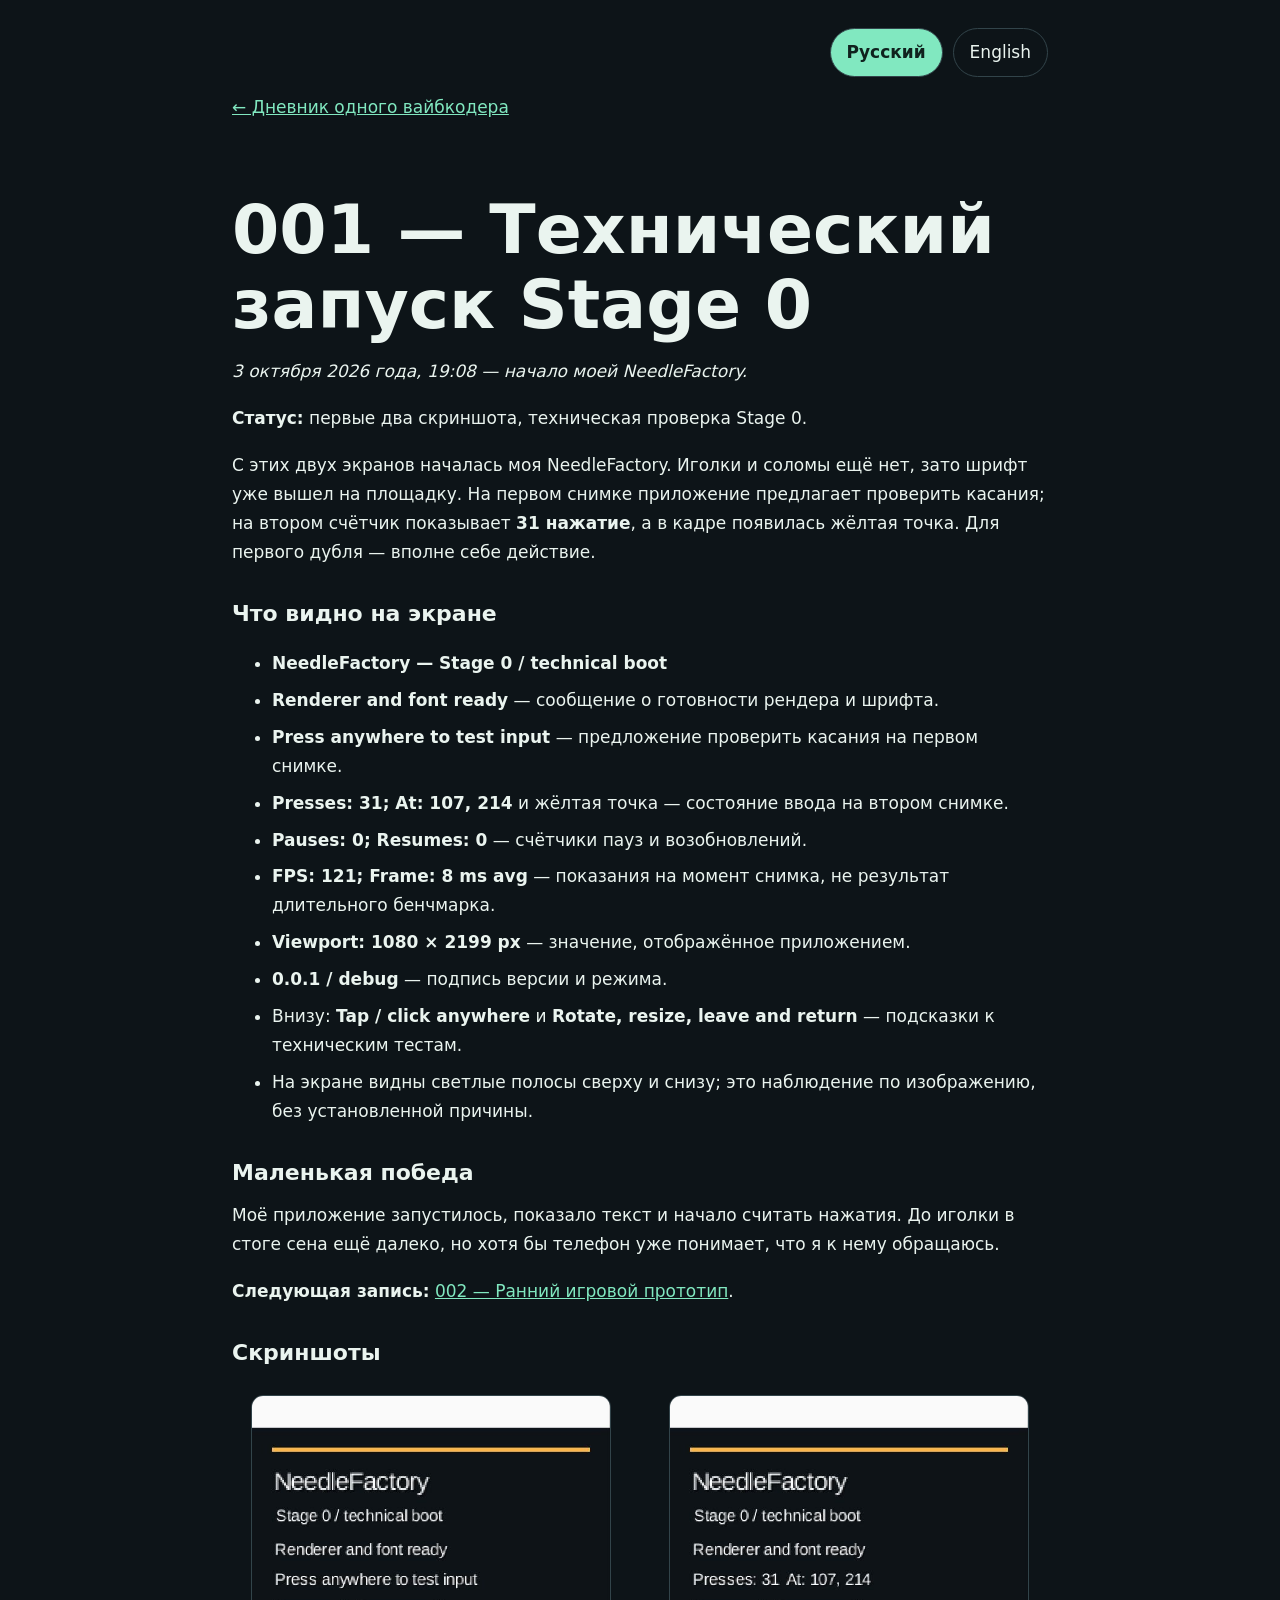
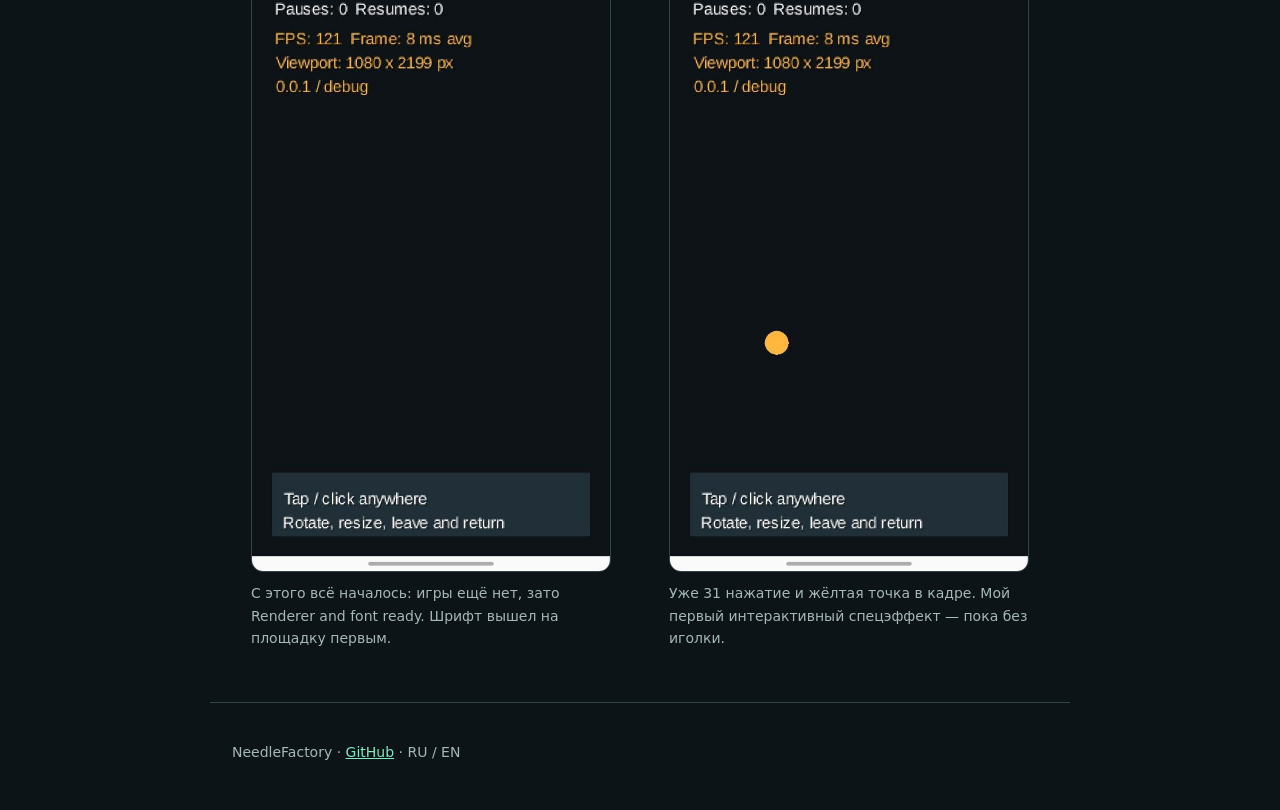
<file: docs/devlog/001-first-test-launch.html>
<!doctype html>
<html lang="ru"><head><meta charset="utf-8"><meta name="viewport" content="width=device-width, initial-scale=1"><title>001 — Технический запуск Stage 0 — NeedleFactory</title><link rel="stylesheet" href="../assets/devlog.css"></head>
<body data-ru-title="001 — Технический запуск Stage 0 — NeedleFactory" data-en-title="001 — Stage 0 Technical Boot — NeedleFactory"><header><nav class="lang" aria-label="Language"><button type="button" data-setlang="ru" aria-pressed="true">Русский</button><button type="button" data-setlang="en" aria-pressed="false">English</button></nav><a class="back" href="../index.html"><span data-lang="ru">← Дневник одного вайбкодера</span><span data-lang="en" hidden>← Diary of a Vibe Coder</span></a></header>
<main class="post"><article data-lang="ru"><h1>001 — Технический запуск Stage 0</h1><p><em>3 октября 2026 года, 19:08 — начало моей NeedleFactory.</em></p>
<p><strong>Статус:</strong> первые два скриншота, техническая проверка Stage 0.</p>
<p>С этих двух экранов началась моя NeedleFactory. Иголки и соломы ещё нет, зато шрифт уже вышел на площадку. На первом снимке приложение предлагает проверить касания; на втором счётчик показывает <strong>31 нажатие</strong>, а в кадре появилась жёлтая точка. Для первого дубля — вполне себе действие.</p>
<h3>Что видно на экране</h3>
<ul>
<li><strong>NeedleFactory — Stage 0 / technical boot</strong></li>
<li><strong>Renderer and font ready</strong> — сообщение о готовности рендера и шрифта.</li>
<li><strong>Press anywhere to test input</strong> — предложение проверить касания на первом снимке.</li>
<li><strong>Presses: 31; At: 107, 214</strong> и жёлтая точка — состояние ввода на втором снимке.</li>
<li><strong>Pauses: 0; Resumes: 0</strong> — счётчики пауз и возобновлений.</li>
<li><strong>FPS: 121; Frame: 8 ms avg</strong> — показания на момент снимка, не результат длительного бенчмарка.</li>
<li><strong>Viewport: 1080 × 2199 px</strong> — значение, отображённое приложением.</li>
<li><strong>0.0.1 / debug</strong> — подпись версии и режима.</li>
<li>Внизу: <strong>Tap / click anywhere</strong> и <strong>Rotate, resize, leave and return</strong> — подсказки к техническим тестам.</li>
<li>На экране видны светлые полосы сверху и снизу; это наблюдение по изображению, без установленной причины.</li>
</ul>
<h3>Маленькая победа</h3>
<p>Моё приложение запустилось, показало текст и начало считать нажатия. До иголки в стоге сена ещё далеко, но хотя бы телефон уже понимает, что я к нему обращаюсь.</p>
<p><strong>Следующая запись:</strong> <a href="002-early-gameplay-prototype.html">002 — Ранний игровой прототип</a>.</p>
<h3>Скриншоты</h3>
<div class="screenshot-gallery"><figure class="screenshot portrait"><a href="../assets/screenshots/001-stage0-start.jpg" aria-label="Открыть исходный скриншот"><img src="../assets/screenshots/001-stage0-start.jpg" width="591" height="1280" loading="lazy" decoding="async" alt="Первый экран NeedleFactory: Stage 0, Renderer and font ready, приглашение проверить касания, версия 0.0.1 / debug."></a><figcaption>С этого всё началось: игры ещё нет, зато Renderer and font ready. Шрифт вышел на площадку первым.</figcaption></figure>
<figure class="screenshot portrait"><a href="../assets/screenshots/001-stage0-input.jpg" aria-label="Открыть исходный скриншот"><img src="../assets/screenshots/001-stage0-input.jpg" width="591" height="1280" loading="lazy" decoding="async" alt="Проверка касаний в NeedleFactory Stage 0: Presses: 31, At: 107, 214 и жёлтая точка на экране."></a><figcaption>Уже 31 нажатие и жёлтая точка в кадре. Мой первый интерактивный спецэффект — пока без иголки.</figcaption></figure></div></article><article data-lang="en" hidden><h1>001 — Stage 0 Technical Boot</h1><p><em>October 3, 2026, 7:08 PM — the beginning of my NeedleFactory.</em></p>
<p><strong>Status:</strong> first two screenshots, Stage 0 technical boot.</p>
<p>My NeedleFactory started with these two screens. No needle or straw yet, but the font had already arrived on set. The first screenshot asks me to test touch input; the second shows <strong>31 presses</strong> and a yellow dot in the frame. A respectable amount of action for a first take.</p>
<h3>Visible details</h3>
<ul>
<li><strong>NeedleFactory — Stage 0 / technical boot</strong></li>
<li><strong>Renderer and font ready</strong> — renderer/font readiness message.</li>
<li><strong>Press anywhere to test input</strong> — touch input prompt in the first screenshot.</li>
<li><strong>Presses: 31; At: 107, 214</strong> and a yellow dot — input state in the second screenshot.</li>
<li><strong>Pauses: 0; Resumes: 0</strong> — pause/resume counters.</li>
<li><strong>FPS: 121; Frame: 8 ms avg</strong> — snapshot readings, not a sustained benchmark.</li>
<li><strong>Viewport: 1080 × 2199 px</strong> — value displayed by the application.</li>
<li><strong>0.0.1 / debug</strong> — displayed version and mode.</li>
<li>Bottom instructions: <strong>Tap / click anywhere</strong> and <strong>Rotate, resize, leave and return</strong>.</li>
<li>Light bands are visible at the top and bottom; their cause is not established.</li>
</ul>
<h3>A small win</h3>
<p>My app launched, displayed text, and started counting presses. The needle in the haystack was still a long way off, but at least the phone knew I was talking to it.</p>
<p><strong>Next entry:</strong> <a href="002-early-gameplay-prototype.html">002 — Early gameplay prototype</a>.</p>
<h3>Screenshots</h3>
<div class="screenshot-gallery"><figure class="screenshot portrait"><a href="../assets/screenshots/001-stage0-start.jpg" aria-label="Open original screenshot"><img src="../assets/screenshots/001-stage0-start.jpg" width="591" height="1280" loading="lazy" decoding="async" alt="First NeedleFactory screen: Stage 0, Renderer and font ready, touch input prompt, version 0.0.1 / debug."></a><figcaption>Where it all began: no game yet, but Renderer and font ready. The font was the first to arrive on set.</figcaption></figure>
<figure class="screenshot portrait"><a href="../assets/screenshots/001-stage0-input.jpg" aria-label="Open original screenshot"><img src="../assets/screenshots/001-stage0-input.jpg" width="591" height="1280" loading="lazy" decoding="async" alt="NeedleFactory Stage 0 input check: Presses: 31, At: 107, 214 and a yellow dot on screen."></a><figcaption>31 presses and a yellow dot in the frame. My first interactive special effect — still no needle.</figcaption></figure></div></article></main>
<footer><p>NeedleFactory · <a href="https://github.com/sirdimitry/NeedleFactory">GitHub</a> · RU / EN</p></footer><script src="../assets/devlog.js" defer></script></body></html>
</file>
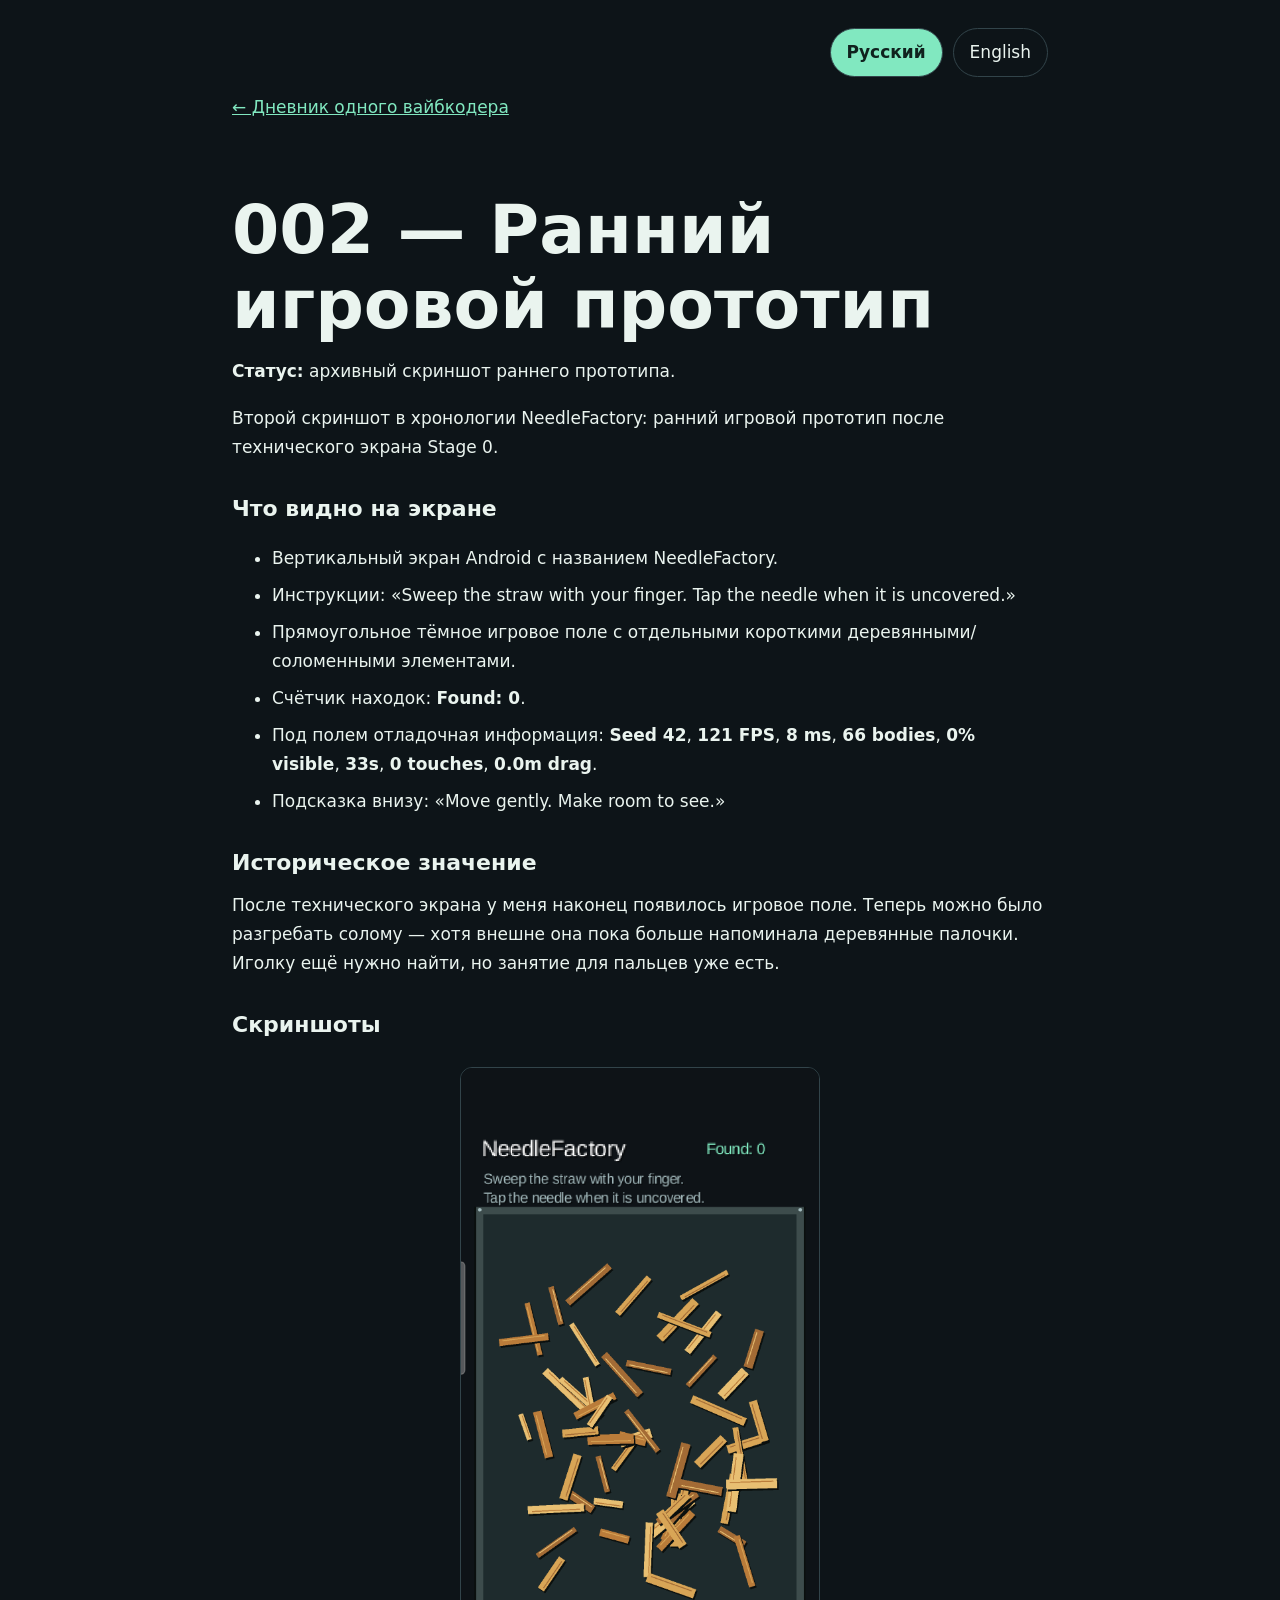
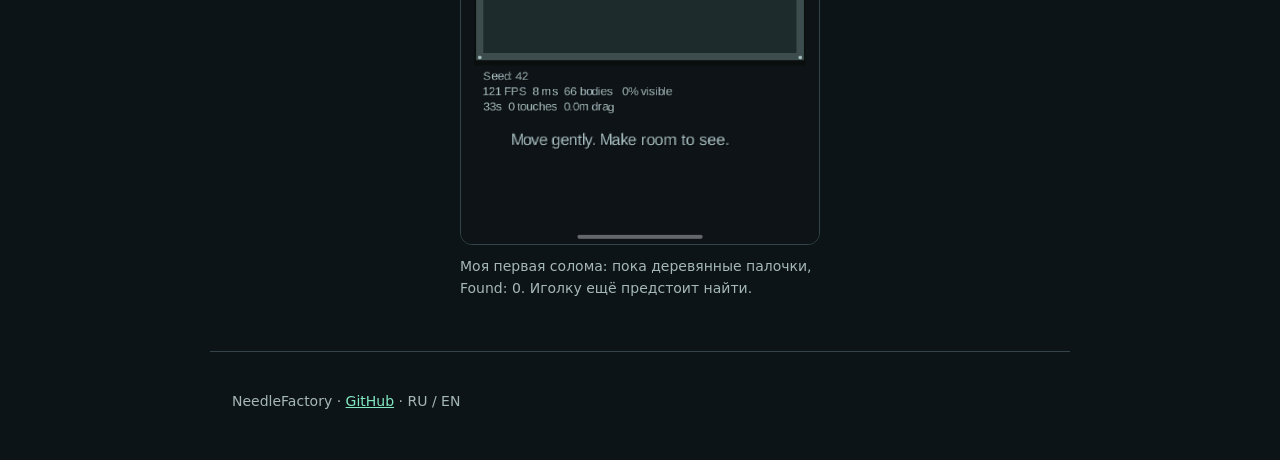
<file: docs/devlog/002-early-gameplay-prototype.html>
<!doctype html>
<html lang="ru"><head><meta charset="utf-8"><meta name="viewport" content="width=device-width, initial-scale=1"><title>002 — Ранний игровой прототип — NeedleFactory</title><link rel="stylesheet" href="../assets/devlog.css"></head>
<body data-ru-title="002 — Ранний игровой прототип — NeedleFactory" data-en-title="002 — Early Gameplay Prototype — NeedleFactory"><header><nav class="lang" aria-label="Language"><button type="button" data-setlang="ru" aria-pressed="true">Русский</button><button type="button" data-setlang="en" aria-pressed="false">English</button></nav><a class="back" href="../index.html"><span data-lang="ru">← Дневник одного вайбкодера</span><span data-lang="en" hidden>← Diary of a Vibe Coder</span></a></header>
<main class="post"><article data-lang="ru"><h1>002 — Ранний игровой прототип</h1><p><strong>Статус:</strong> архивный скриншот раннего прототипа.</p>
<p>Второй скриншот в хронологии NeedleFactory: ранний игровой прототип после технического экрана Stage 0.</p>
<h3>Что видно на экране</h3>
<ul>
<li>Вертикальный экран Android с названием NeedleFactory.</li>
<li>Инструкции: «Sweep the straw with your finger. Tap the needle when it is uncovered.»</li>
<li>Прямоугольное тёмное игровое поле с отдельными короткими деревянными/соломенными элементами.</li>
<li>Счётчик находок: <strong>Found: 0</strong>.</li>
<li>Под полем отладочная информация: <strong>Seed 42</strong>, <strong>121 FPS</strong>, <strong>8 ms</strong>, <strong>66 bodies</strong>, <strong>0% visible</strong>, <strong>33s</strong>, <strong>0 touches</strong>, <strong>0.0m drag</strong>.</li>
<li>Подсказка внизу: «Move gently. Make room to see.»</li>
</ul>
<h3>Историческое значение</h3>
<p>После технического экрана у меня наконец появилось игровое поле. Теперь можно было разгребать солому — хотя внешне она пока больше напоминала деревянные палочки. Иголку ещё нужно найти, но занятие для пальцев уже есть.</p>
<h3>Скриншоты</h3>
<figure class="screenshot portrait"><a href="../progress/stage1-portrait.png" aria-label="Открыть исходный скриншот"><img src="../progress/stage1-portrait.png" width="1080" height="2340" loading="lazy" decoding="async" alt="Ранний прототип NeedleFactory: вертикальное поле с короткими деревянными элементами, Found: 0 и отладочные показатели."></a><figcaption>Моя первая солома: пока деревянные палочки, Found: 0. Иголку ещё предстоит найти.</figcaption></figure></article><article data-lang="en" hidden><h1>002 — Early Gameplay Prototype</h1><p><strong>Status:</strong> archived screenshot of an early prototype.</p>
<p>The second screenshot in the NeedleFactory chronology: an early gameplay prototype following the Stage 0 technical boot screen.</p>
<h3>What is visible</h3>
<ul>
<li>Portrait Android screen showing the NeedleFactory title.</li>
<li>Instructions: “Sweep the straw with your finger. Tap the needle when it is uncovered.”</li>
<li>A dark rectangular playfield containing separate short straw-like wooden pieces.</li>
<li>Found counter: <strong>Found: 0</strong>.</li>
<li>Debug readout: <strong>Seed 42</strong>, <strong>121 FPS</strong>, <strong>8 ms</strong>, <strong>66 bodies</strong>, <strong>0% visible</strong>, <strong>33s</strong>, <strong>0 touches</strong>, <strong>0.0m drag</strong>.</li>
<li>Bottom hint: “Move gently. Make room to see.”</li>
</ul>
<h3>Historical significance</h3>
<p>After the technical screen, I finally had a playfield. Now I could sweep the straw, although it still looked more like wooden sticks. The needle still needed finding, but at least my fingers had something to do.</p>
<h3>Screenshots</h3>
<figure class="screenshot portrait"><a href="../progress/stage1-portrait.png" aria-label="Open original screenshot"><img src="../progress/stage1-portrait.png" width="1080" height="2340" loading="lazy" decoding="async" alt="Early NeedleFactory prototype: portrait playfield with short wooden pieces, Found: 0 and debug readings."></a><figcaption>My first straw: wooden sticks for now, Found: 0. The needle is still waiting to be found.</figcaption></figure></article></main>
<footer><p>NeedleFactory · <a href="https://github.com/sirdimitry/NeedleFactory">GitHub</a> · RU / EN</p></footer><script src="../assets/devlog.js" defer></script></body></html>
</file>
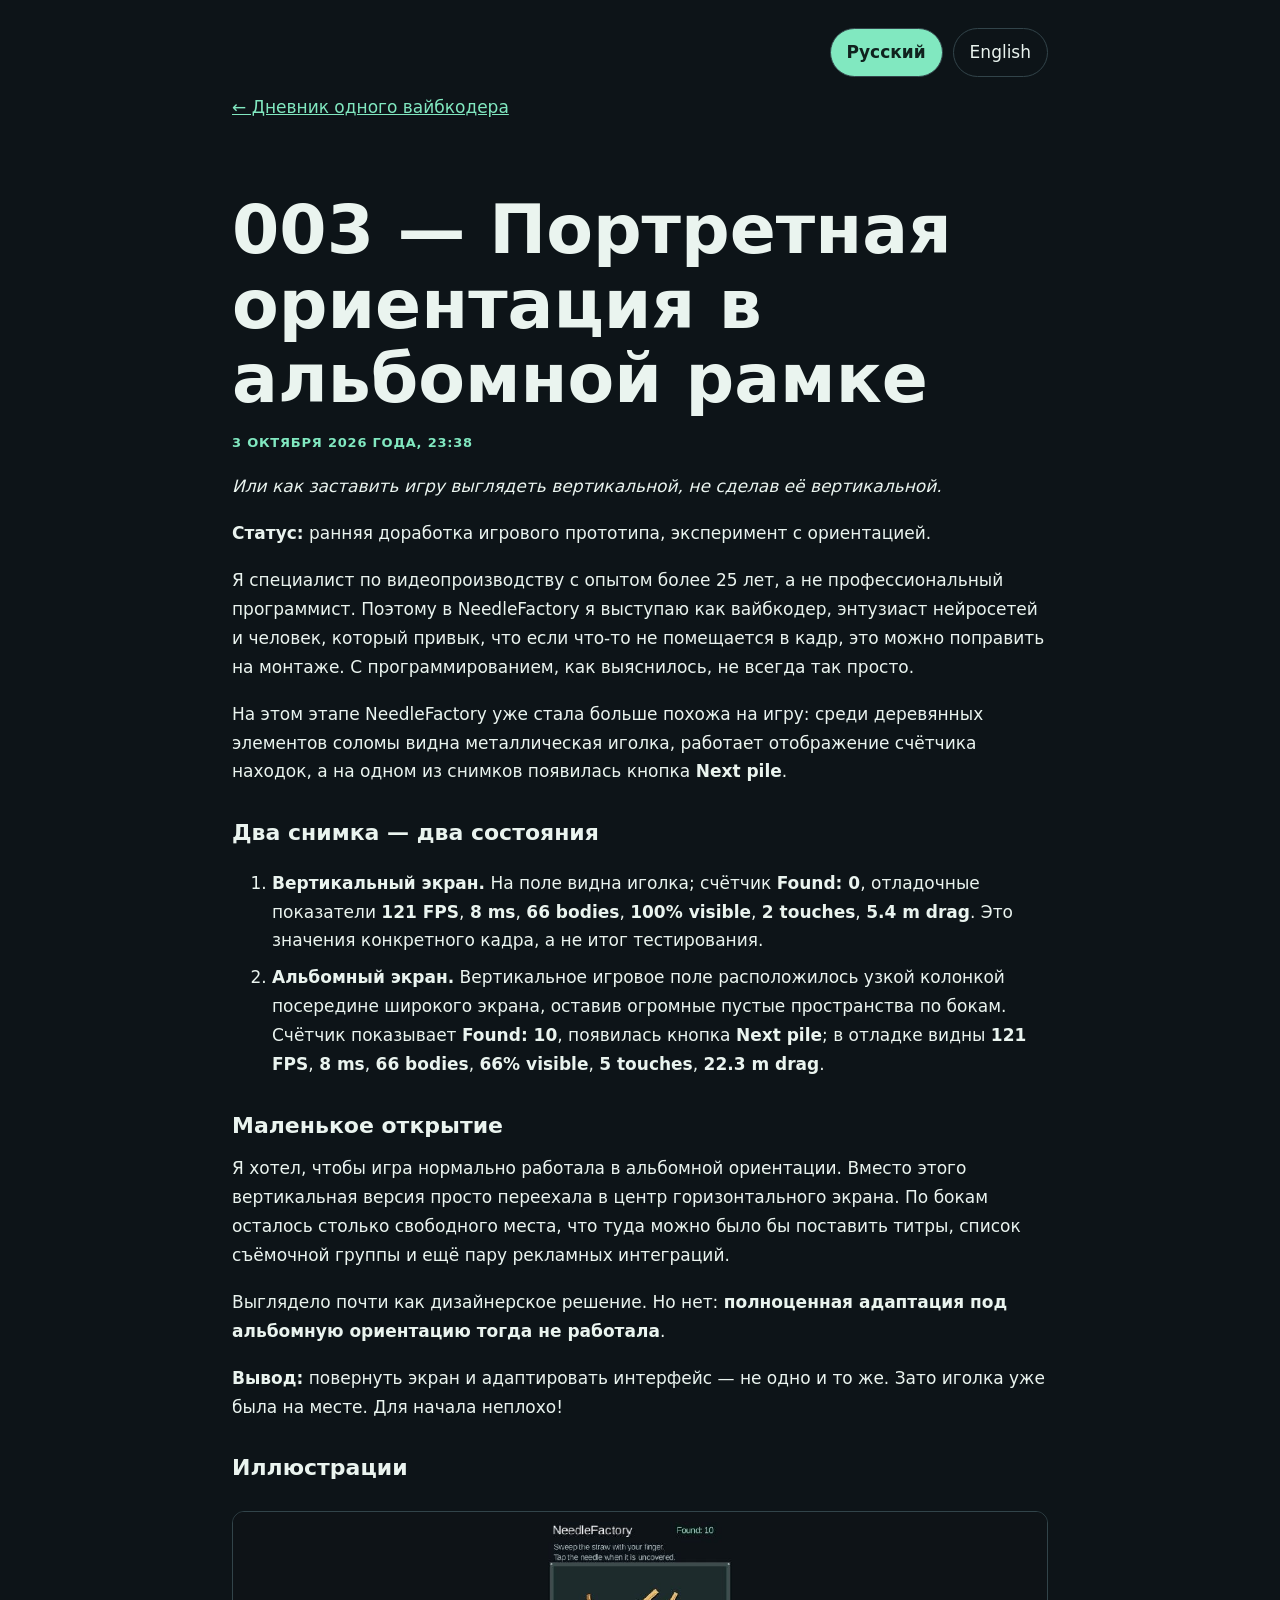
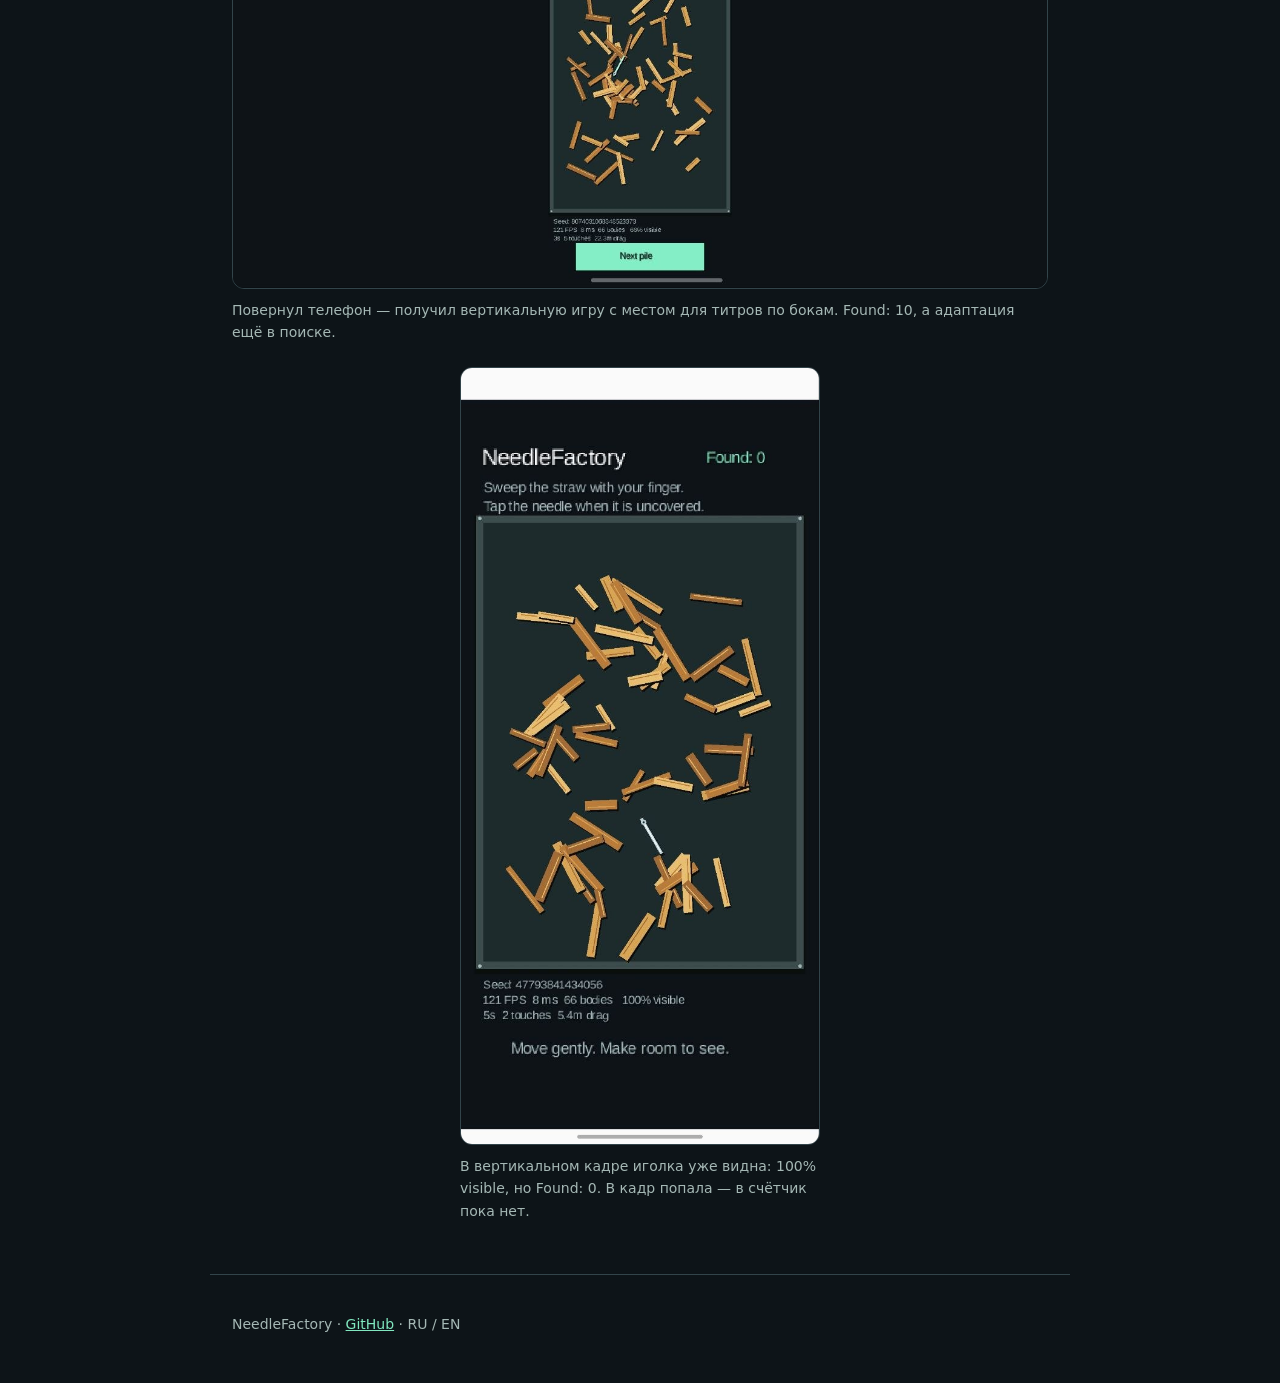
<file: docs/devlog/003-orientation-experiment.html>
<!doctype html>
<html lang="ru"><head><meta charset="utf-8"><meta name="viewport" content="width=device-width, initial-scale=1"><title>003 — Портретная ориентация в альбомной рамке — NeedleFactory</title><link rel="stylesheet" href="../assets/devlog.css"></head>
<body data-ru-title="003 — Портретная ориентация в альбомной рамке — NeedleFactory" data-en-title="003 — Portrait Mode in a Landscape Frame — NeedleFactory"><header><nav class="lang" aria-label="Language"><button type="button" data-setlang="ru" aria-pressed="true">Русский</button><button type="button" data-setlang="en" aria-pressed="false">English</button></nav><a class="back" href="../index.html"><span data-lang="ru">← Дневник одного вайбкодера</span><span data-lang="en" hidden>← Diary of a Vibe Coder</span></a></header>
<main class="post"><article data-lang="ru"><h1>003 — Портретная ориентация в альбомной рамке</h1><p class="meta"><time datetime="2026-10-03T23:38">3 октября 2026 года, 23:38</time></p><p><em>Или как заставить игру выглядеть вертикальной, не сделав её вертикальной.</em></p>
<p><strong>Статус:</strong> ранняя доработка игрового прототипа, эксперимент с ориентацией.</p>
<p>Я специалист по видеопроизводству с опытом более 25 лет, а не профессиональный программист. Поэтому в NeedleFactory я выступаю как вайбкодер, энтузиаст нейросетей и человек, который привык, что если что-то не помещается в кадр, это можно поправить на монтаже. С программированием, как выяснилось, не всегда так просто.</p>
<p>На этом этапе NeedleFactory уже стала больше похожа на игру: среди деревянных элементов соломы видна металлическая иголка, работает отображение счётчика находок, а на одном из снимков появилась кнопка <strong>Next pile</strong>.</p>
<h3>Два снимка — два состояния</h3>
<ol>
<li><strong>Вертикальный экран.</strong> На поле видна иголка; счётчик <strong>Found: 0</strong>, отладочные показатели <strong>121 FPS</strong>, <strong>8 ms</strong>, <strong>66 bodies</strong>, <strong>100% visible</strong>, <strong>2 touches</strong>, <strong>5.4 m drag</strong>. Это значения конкретного кадра, а не итог тестирования.</li>
<li><strong>Альбомный экран.</strong> Вертикальное игровое поле расположилось узкой колонкой посередине широкого экрана, оставив огромные пустые пространства по бокам. Счётчик показывает <strong>Found: 10</strong>, появилась кнопка <strong>Next pile</strong>; в отладке видны <strong>121 FPS</strong>, <strong>8 ms</strong>, <strong>66 bodies</strong>, <strong>66% visible</strong>, <strong>5 touches</strong>, <strong>22.3 m drag</strong>.</li>
</ol>
<h3>Маленькое открытие</h3>
<p>Я хотел, чтобы игра нормально работала в альбомной ориентации. Вместо этого вертикальная версия просто переехала в центр горизонтального экрана. По бокам осталось столько свободного места, что туда можно было бы поставить титры, список съёмочной группы и ещё пару рекламных интеграций.</p>
<p>Выглядело почти как дизайнерское решение. Но нет: <strong>полноценная адаптация под альбомную ориентацию тогда не работала</strong>.</p>
<p><strong>Вывод:</strong> повернуть экран и адаптировать интерфейс — не одно и то же. Зато иголка уже была на месте. Для начала неплохо!</p>
<h3>Иллюстрации</h3>
<figure class="screenshot landscape"><a href="../assets/screenshots/003-orientation-landscape.jpg" aria-label="Открыть исходный скриншот"><img src="../assets/screenshots/003-orientation-landscape.jpg" width="1280" height="591" loading="lazy" decoding="async" alt="Альбомный экран раннего NeedleFactory: узкое вертикальное поле по центру, широкие чёрные поля, Found: 10 и кнопка Next pile."></a><figcaption>Повернул телефон — получил вертикальную игру с местом для титров по бокам. Found: 10, а адаптация ещё в поиске.</figcaption></figure>
<figure class="screenshot portrait"><a href="../assets/screenshots/003-orientation-portrait.jpg" aria-label="Открыть исходный скриншот"><img src="../assets/screenshots/003-orientation-portrait.jpg" width="591" height="1280" loading="lazy" decoding="async" alt="Вертикальный экран раннего NeedleFactory: иголка видна среди деревянных элементов, Found: 0, 100% visible и 2 touches."></a><figcaption>В вертикальном кадре иголка уже видна: 100% visible, но Found: 0. В кадр попала — в счётчик пока нет.</figcaption></figure></article><article data-lang="en" hidden><h1>003 — Portrait Mode in a Landscape Frame</h1><p class="meta"><time datetime="2026-10-03T23:38">October 3, 2026, 23:38</time></p><p><em>Or how to make a game look portrait-oriented without actually making it work in landscape.</em></p>
<p><strong>Status:</strong> early gameplay iteration and orientation experiment.</p>
<p>I&#39;m a video production professional with over 25 years of experience, not a professional programmer. On NeedleFactory, I&#39;m a vibe coder, an AI enthusiast, and someone used to fixing things in the edit when they don&#39;t fit the frame. As it turns out, software doesn&#39;t always cooperate quite so easily.</p>
<p>By this point, NeedleFactory was starting to look like an actual game. A metallic needle was visible among the straw-like wooden pieces, a found counter was on screen, and one screenshot showed a <strong>Next pile</strong> button.</p>
<h3>Two screenshots, two states</h3>
<ol>
<li><strong>Portrait screen.</strong> A needle is visible on the playfield. Debug values include <strong>Found: 0</strong>, <strong>121 FPS</strong>, <strong>8 ms</strong>, <strong>66 bodies</strong>, <strong>100% visible</strong>, <strong>2 touches</strong>, and <strong>5.4 m drag</strong>. These are single-frame observations, not benchmark results.</li>
<li><strong>Landscape screen.</strong> The portrait playfield appears as a narrow column in the middle of a wide display, with enormous empty margins. The counter reads <strong>Found: 10</strong> and a <strong>Next pile</strong> button is visible. Debug values include <strong>121 FPS</strong>, <strong>8 ms</strong>, <strong>66 bodies</strong>, <strong>66% visible</strong>, <strong>5 touches</strong>, and <strong>22.3 m drag</strong>.</li>
</ol>
<h3>A small discovery</h3>
<p>I wanted the game to work properly in landscape. Instead, the portrait layout simply moved to the center of the horizontal screen. There was enough empty space on either side for end credits, the entire production crew, and a couple of sponsor messages.</p>
<p>It almost looked intentional. It wasn&#39;t: <strong>proper landscape adaptation was not working yet</strong>.</p>
<p><strong>Takeaway:</strong> rotating a screen and adapting a layout are two very different things. At least the needle was already there. That&#39;s a start!</p>
<h3>Images</h3>
<figure class="screenshot landscape"><a href="../assets/screenshots/003-orientation-landscape.jpg" aria-label="Open original screenshot"><img src="../assets/screenshots/003-orientation-landscape.jpg" width="1280" height="591" loading="lazy" decoding="async" alt="Early NeedleFactory in landscape: narrow portrait playfield in the center, wide black margins, Found: 10 and a Next pile button."></a><figcaption>I rotated the phone and got a portrait game with room for credits on both sides. Found: 10; the responsive layout was still missing.</figcaption></figure>
<figure class="screenshot portrait"><a href="../assets/screenshots/003-orientation-portrait.jpg" aria-label="Open original screenshot"><img src="../assets/screenshots/003-orientation-portrait.jpg" width="591" height="1280" loading="lazy" decoding="async" alt="Early NeedleFactory in portrait: needle visible among wooden pieces, Found: 0, 100% visible and 2 touches."></a><figcaption>The needle is visible in portrait: 100% visible, but Found: 0. It made it into the frame, but not the counter yet.</figcaption></figure></article></main>
<footer><p>NeedleFactory · <a href="https://github.com/sirdimitry/NeedleFactory">GitHub</a> · RU / EN</p></footer><script src="../assets/devlog.js" defer></script></body></html>
</file>
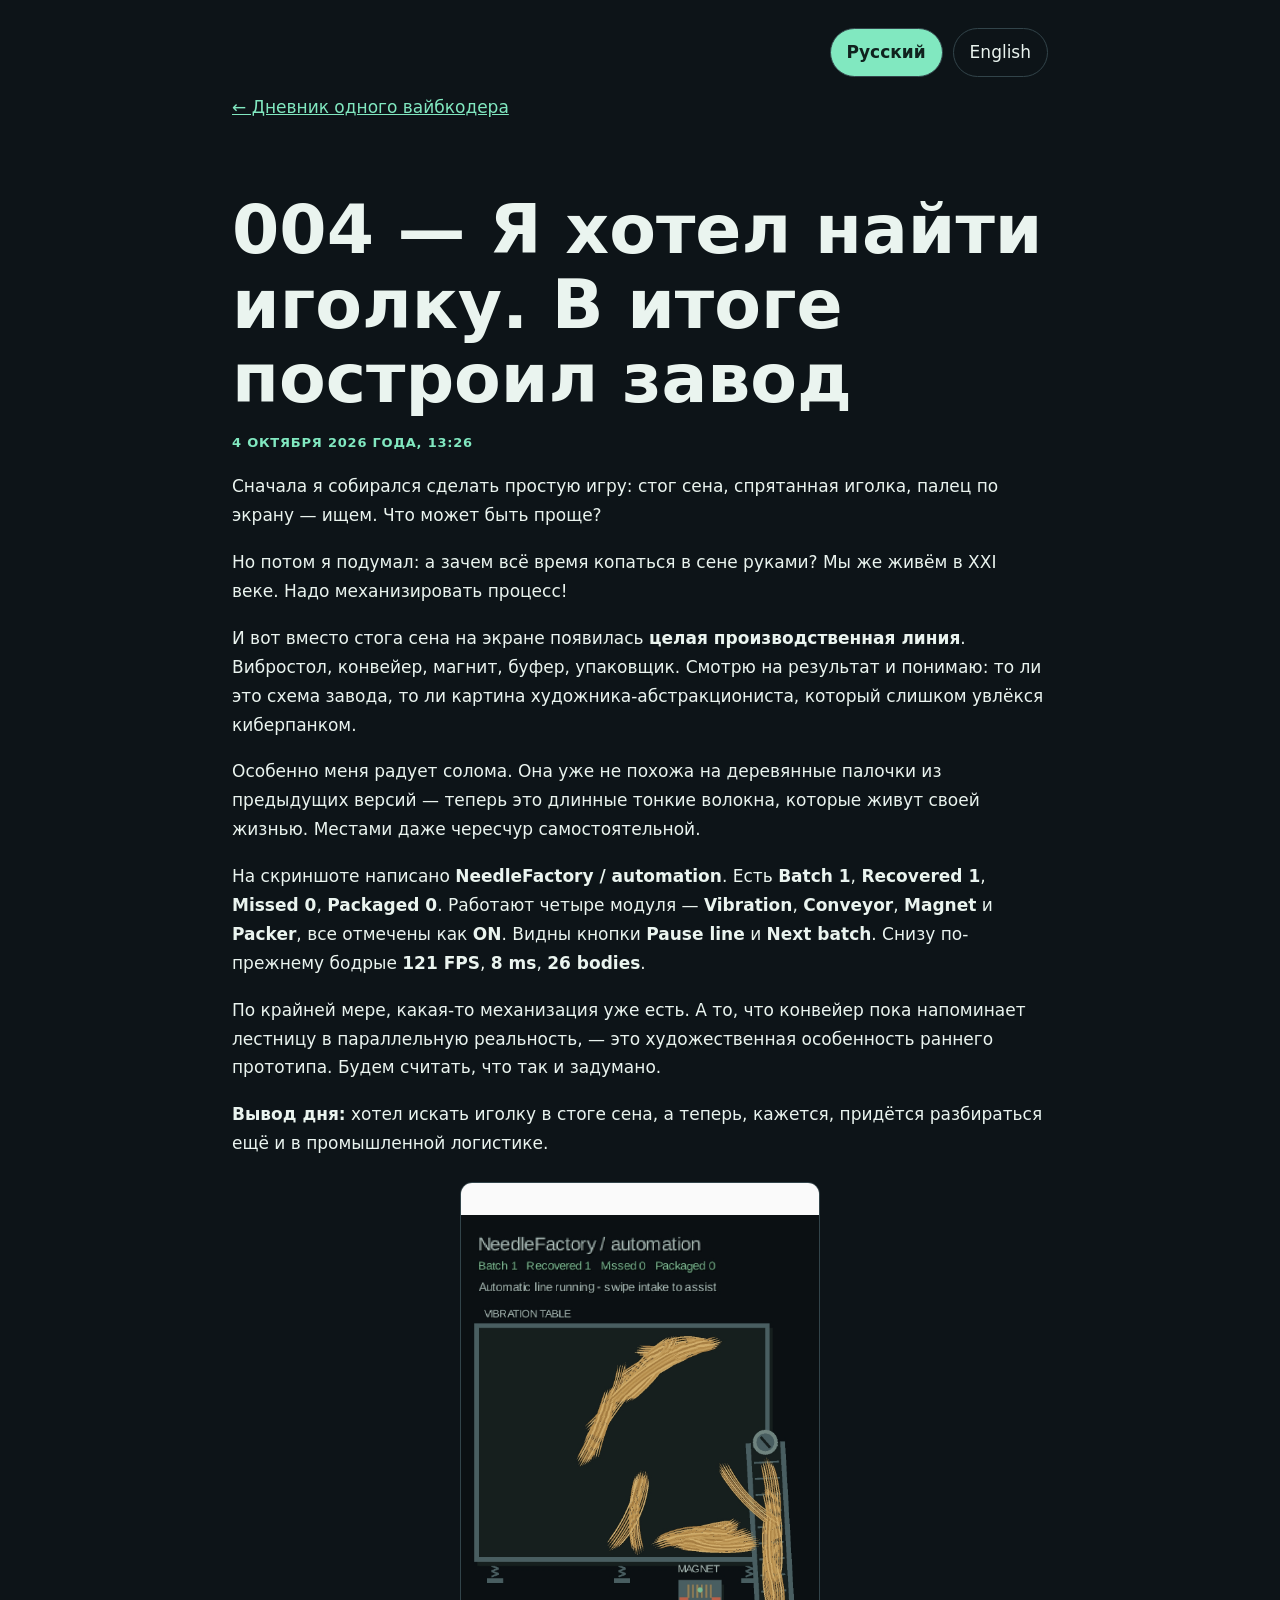
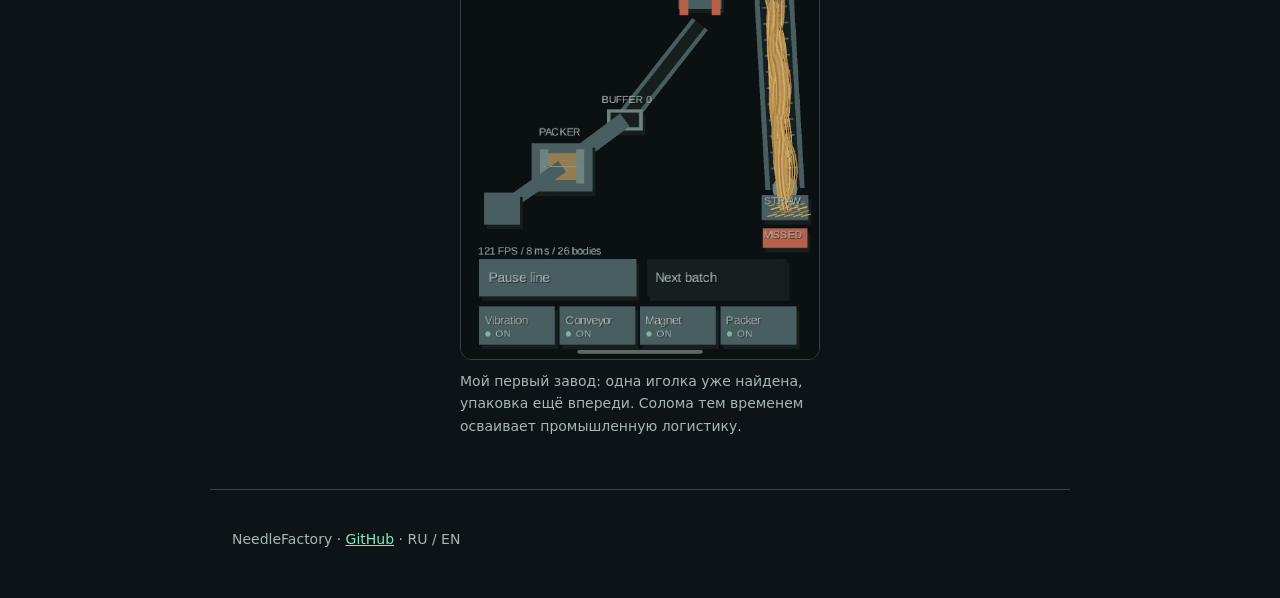
<file: docs/devlog/004-industrial-revolution.html>
<!doctype html>
<html lang="ru"><head><meta charset="utf-8"><meta name="viewport" content="width=device-width, initial-scale=1"><title>004 — Я хотел найти иголку. В итоге построил завод — NeedleFactory</title><link rel="stylesheet" href="../assets/devlog.css"></head>
<body data-ru-title="004 — Я хотел найти иголку. В итоге построил завод — NeedleFactory" data-en-title="004 — I Wanted to Find a Needle. I Built a Factory Instead. — NeedleFactory"><header><nav class="lang" aria-label="Language"><button type="button" data-setlang="ru" aria-pressed="true">Русский</button><button type="button" data-setlang="en" aria-pressed="false">English</button></nav><a class="back" href="../index.html"><span data-lang="ru">← Дневник одного вайбкодера</span><span data-lang="en" hidden>← Diary of a Vibe Coder</span></a></header>
<main class="post"><article data-lang="ru"><h1>004 — Я хотел найти иголку. В итоге построил завод</h1><p class="meta"><time datetime="2026-10-04T13:26">4 октября 2026 года, 13:26</time></p><p>Сначала я собирался сделать простую игру: стог сена, спрятанная иголка, палец по экрану — ищем. Что может быть проще?</p>
<p>Но потом я подумал: а зачем всё время копаться в сене руками? Мы же живём в XXI веке. Надо механизировать процесс!</p>
<p>И вот вместо стога сена на экране появилась <strong>целая производственная линия</strong>. Вибростол, конвейер, магнит, буфер, упаковщик. Смотрю на результат и понимаю: то ли это схема завода, то ли картина художника-абстракциониста, который слишком увлёкся киберпанком.</p>
<p>Особенно меня радует солома. Она уже не похожа на деревянные палочки из предыдущих версий — теперь это длинные тонкие волокна, которые живут своей жизнью. Местами даже чересчур самостоятельной.</p>
<p>На скриншоте написано <strong>NeedleFactory / automation</strong>. Есть <strong>Batch 1</strong>, <strong>Recovered 1</strong>, <strong>Missed 0</strong>, <strong>Packaged 0</strong>. Работают четыре модуля — <strong>Vibration</strong>, <strong>Conveyor</strong>, <strong>Magnet</strong> и <strong>Packer</strong>, все отмечены как <strong>ON</strong>. Видны кнопки <strong>Pause line</strong> и <strong>Next batch</strong>. Снизу по-прежнему бодрые <strong>121 FPS</strong>, <strong>8 ms</strong>, <strong>26 bodies</strong>.</p>
<p>По крайней мере, какая-то механизация уже есть. А то, что конвейер пока напоминает лестницу в параллельную реальность, — это художественная особенность раннего прототипа. Будем считать, что так и задумано.</p>
<p><strong>Вывод дня:</strong> хотел искать иголку в стоге сена, а теперь, кажется, придётся разбираться ещё и в промышленной логистике.</p>
<figure class="screenshot portrait"><a href="../assets/screenshots/004-automation-line.jpg" aria-label="Открыть скриншот"><img src="../assets/screenshots/004-automation-line.jpg" width="1080" height="2340" loading="lazy" decoding="async" alt="Ранний прототип автоматической линии NeedleFactory: вибростол, конвейер, магнит, буфер и упаковщик; Batch 1, Recovered 1, Missed 0, Packaged 0."></a><figcaption>Мой первый завод: одна иголка уже найдена, упаковка ещё впереди. Солома тем временем осваивает промышленную логистику.</figcaption></figure></article><article data-lang="en" hidden><h1>004 — I Wanted to Find a Needle. I Built a Factory Instead.</h1><p class="meta"><time datetime="2026-10-04T13:26">October 4, 2026, 13:26</time></p><p>At first, I was going to make a simple game: a haystack, a hidden needle, and a finger swiping across the screen. How hard could it be?</p>
<p>Then I thought: why keep digging through straw by hand? It&#39;s the 21st century. Let&#39;s mechanize the whole thing!</p>
<p>And just like that, my haystack became <strong>an entire production line</strong>. A vibration table, conveyor, magnet, buffer, and packer. Looking at the result, I honestly couldn&#39;t tell whether I&#39;d built a factory or commissioned a cyberpunk abstract painting.</p>
<p>The straw is a particular achievement. It no longer looks like the wooden sticks from earlier versions. Now it&#39;s made of long, thin strands with a mind of their own. Sometimes a little too much of a mind.</p>
<p>The screen says <strong>NeedleFactory / automation</strong>. It shows <strong>Batch 1</strong>, <strong>Recovered 1</strong>, <strong>Missed 0</strong>, and <strong>Packaged 0</strong>. Four modules — <strong>Vibration</strong>, <strong>Conveyor</strong>, <strong>Magnet</strong>, and <strong>Packer</strong> — are marked <strong>ON</strong>. There are <strong>Pause line</strong> and <strong>Next batch</strong> buttons. And at the bottom: a cheerful <strong>121 FPS</strong>, <strong>8 ms</strong>, and <strong>26 bodies</strong>.</p>
<p>At least there&#39;s some actual mechanization now. As for the conveyor looking like a staircase into another dimension, let&#39;s call that an artistic feature of the early prototype.</p>
<p><strong>Today&#39;s takeaway:</strong> I wanted to find a needle in a haystack. Somehow, I ended up needing to learn industrial logistics.</p>
<figure class="screenshot portrait"><a href="../assets/screenshots/004-automation-line.jpg" aria-label="Open screenshot"><img src="../assets/screenshots/004-automation-line.jpg" width="1080" height="2340" loading="lazy" decoding="async" alt="Early NeedleFactory automation prototype: vibration table, conveyor, magnet, buffer and packer; Batch 1, Recovered 1, Missed 0, Packaged 0."></a><figcaption>My first factory: one needle recovered, packaging still ahead. Meanwhile, the straw is learning industrial logistics.</figcaption></figure></article></main>
<footer><p>NeedleFactory · <a href="https://github.com/sirdimitry/NeedleFactory">GitHub</a> · RU / EN</p></footer><script src="../assets/devlog.js" defer></script></body></html>
</file>
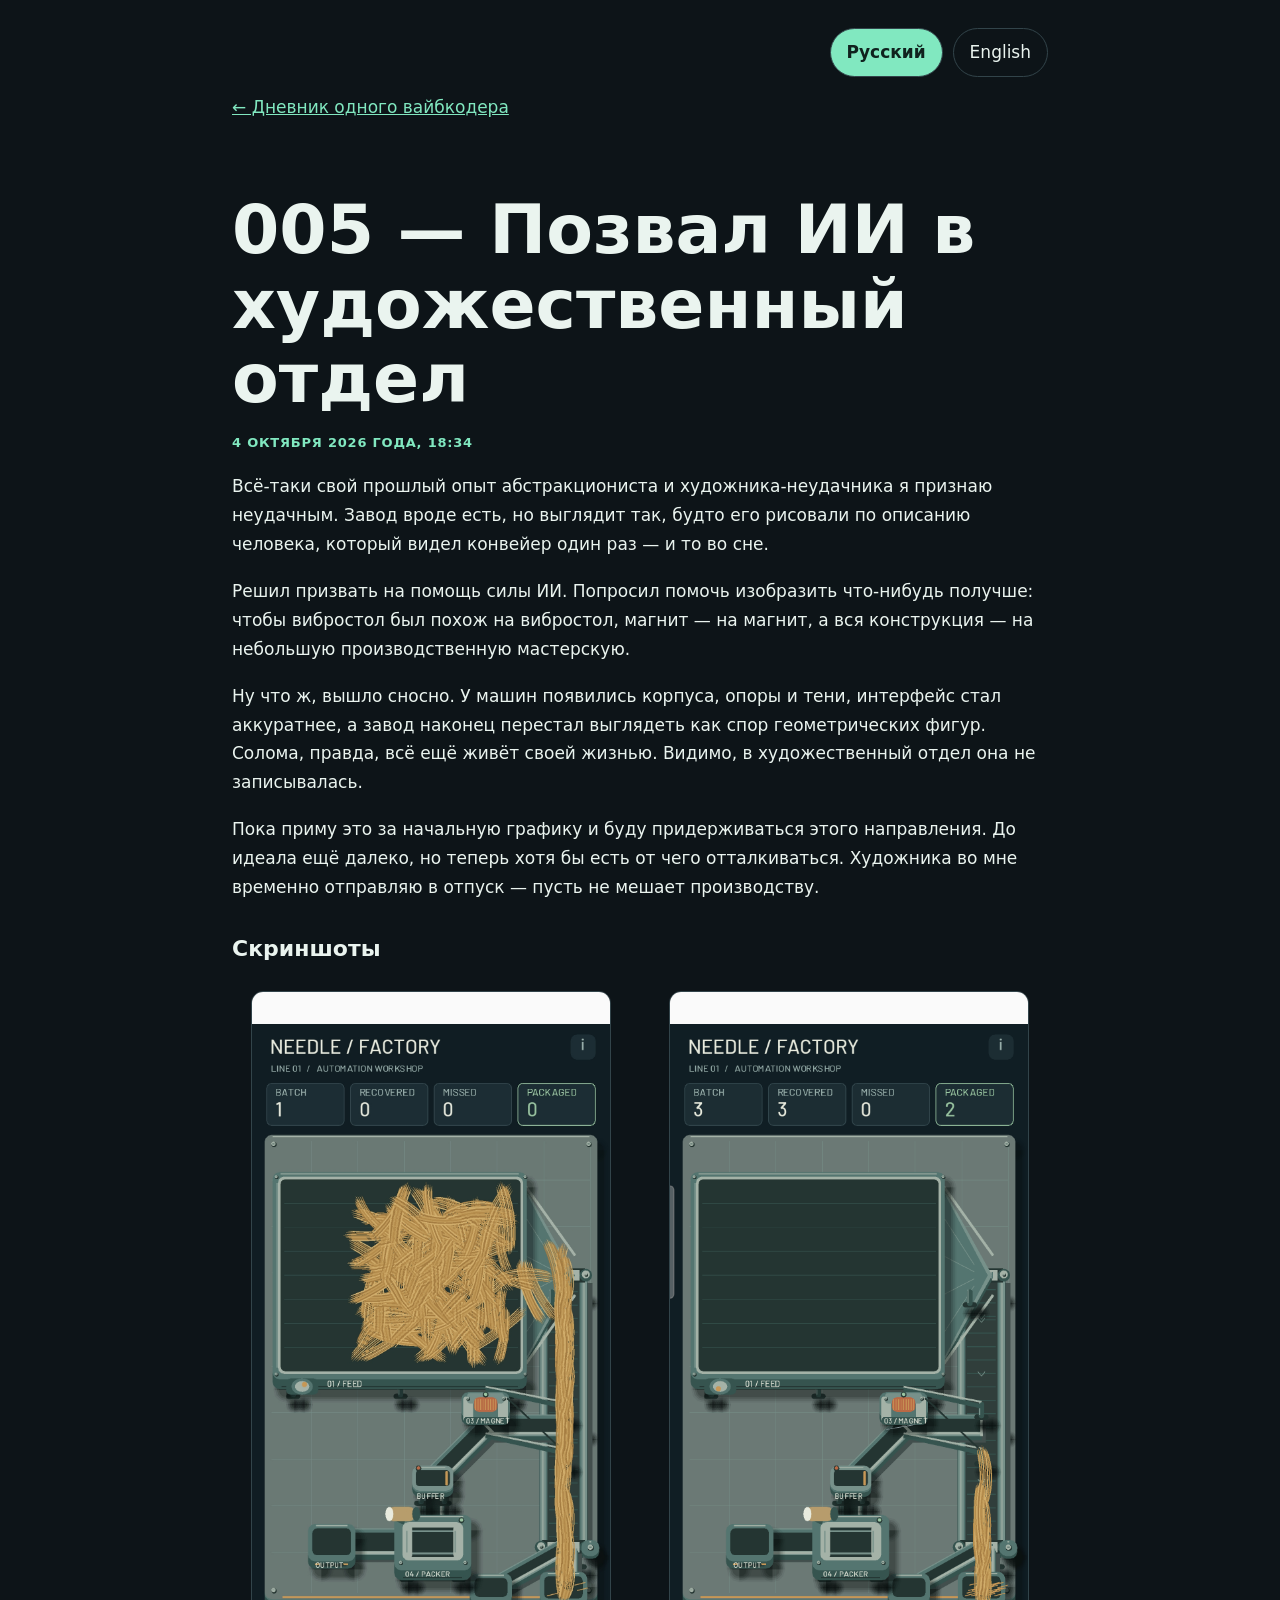
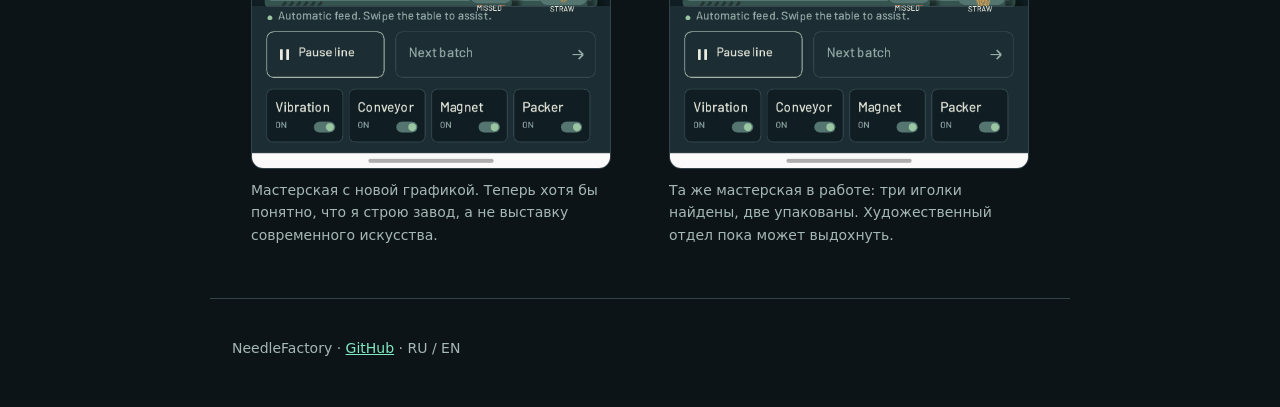
<file: docs/devlog/005-ai-art-direction.html>
<!doctype html>
<html lang="ru"><head><meta charset="utf-8"><meta name="viewport" content="width=device-width, initial-scale=1"><title>005 — Позвал ИИ в художественный отдел — NeedleFactory</title><link rel="stylesheet" href="../assets/devlog.css"></head>
<body data-ru-title="005 — Позвал ИИ в художественный отдел — NeedleFactory" data-en-title="005 — I Called AI into the Art Department — NeedleFactory"><header><nav class="lang" aria-label="Language"><button type="button" data-setlang="ru" aria-pressed="true">Русский</button><button type="button" data-setlang="en" aria-pressed="false">English</button></nav><a class="back" href="../index.html"><span data-lang="ru">← Дневник одного вайбкодера</span><span data-lang="en" hidden>← Diary of a Vibe Coder</span></a></header>
<main class="post"><article data-lang="ru"><h1>005 — Позвал ИИ в художественный отдел</h1><p class="meta"><time datetime="2026-10-04T18:34">4 октября 2026 года, 18:34</time></p><p>Всё-таки свой прошлый опыт абстракциониста и художника-неудачника я признаю неудачным. Завод вроде есть, но выглядит так, будто его рисовали по описанию человека, который видел конвейер один раз — и то во сне.</p>
<p>Решил призвать на помощь силы ИИ. Попросил помочь изобразить что-нибудь получше: чтобы вибростол был похож на вибростол, магнит — на магнит, а вся конструкция — на небольшую производственную мастерскую.</p>
<p>Ну что ж, вышло сносно. У машин появились корпуса, опоры и тени, интерфейс стал аккуратнее, а завод наконец перестал выглядеть как спор геометрических фигур. Солома, правда, всё ещё живёт своей жизнью. Видимо, в художественный отдел она не записывалась.</p>
<p>Пока приму это за начальную графику и буду придерживаться этого направления. До идеала ещё далеко, но теперь хотя бы есть от чего отталкиваться. Художника во мне временно отправляю в отпуск — пусть не мешает производству.</p>
<h3>Скриншоты</h3><div class="screenshot-gallery"><figure class="screenshot portrait"><a href="../assets/screenshots/005-workshop-first-batch.jpg" aria-label="Открыть скриншот"><img src="../assets/screenshots/005-workshop-first-batch.jpg" width="1080" height="2340" loading="lazy" decoding="async" alt="Обновлённая мастерская NeedleFactory: солома на вибростоле, конвейер, магнит и упаковщик; Batch 1, Recovered 0, Packaged 0."></a><figcaption>Мастерская с новой графикой. Теперь хотя бы понятно, что я строю завод, а не выставку современного искусства.</figcaption></figure>
<figure class="screenshot portrait"><a href="../assets/screenshots/005-workshop-running.png" aria-label="Открыть скриншот"><img src="../assets/screenshots/005-workshop-running.png" width="1080" height="2340" loading="lazy" decoding="async" alt="Та же мастерская NeedleFactory во время работы: солома на конвейере, Batch 3, Recovered 3, Missed 0, Packaged 2."></a><figcaption>Та же мастерская в работе: три иголки найдены, две упакованы. Художественный отдел пока может выдохнуть.</figcaption></figure></div></article><article data-lang="en" hidden><h1>005 — I Called AI into the Art Department</h1><p class="meta"><time datetime="2026-10-04T18:34">October 4, 2026, 18:34</time></p><p>I have to admit that my previous attempt as an abstract artist and unsuccessful painter was, well, unsuccessful. There was a factory, but it looked as though it had been drawn from a description by someone who had seen a conveyor once — in a dream.</p>
<p>So I called in the powers of AI. I asked for help making something better: a vibration table that looked like a vibration table, a magnet that looked like a magnet, and a whole setup that resembled a small production workshop.</p>
<p>Well, it turned out reasonably well. The machines gained proper housings, supports, and shadows. The interface became tidier, and the factory finally stopped looking like an argument between geometric shapes. The straw still has a mind of its own, though. Apparently, it never joined the art department.</p>
<p>For now, I&#39;ll accept this as the starting graphics and stick with this direction. It&#39;s still a long way from perfect, but at least I have something to build on. The artist in me is taking a temporary holiday — best not to interfere with production.</p>
<h3>Screenshots</h3><div class="screenshot-gallery"><figure class="screenshot portrait"><a href="../assets/screenshots/005-workshop-first-batch.jpg" aria-label="Open screenshot"><img src="../assets/screenshots/005-workshop-first-batch.jpg" width="1080" height="2340" loading="lazy" decoding="async" alt="Updated NeedleFactory workshop: straw on the vibration table, conveyor, magnet and packer; Batch 1, Recovered 0, Packaged 0."></a><figcaption>The workshop with its new graphics. At least it's clear I'm building a factory rather than a contemporary art exhibition.</figcaption></figure>
<figure class="screenshot portrait"><a href="../assets/screenshots/005-workshop-running.png" aria-label="Open screenshot"><img src="../assets/screenshots/005-workshop-running.png" width="1080" height="2340" loading="lazy" decoding="async" alt="The same NeedleFactory workshop in operation: straw on the conveyor, Batch 3, Recovered 3, Missed 0, Packaged 2."></a><figcaption>The same workshop in action: three needles recovered, two packaged. The art department can breathe for now.</figcaption></figure></div></article></main>
<footer><p>NeedleFactory · <a href="https://github.com/sirdimitry/NeedleFactory">GitHub</a> · RU / EN</p></footer><script src="../assets/devlog.js" defer></script></body></html>
</file>
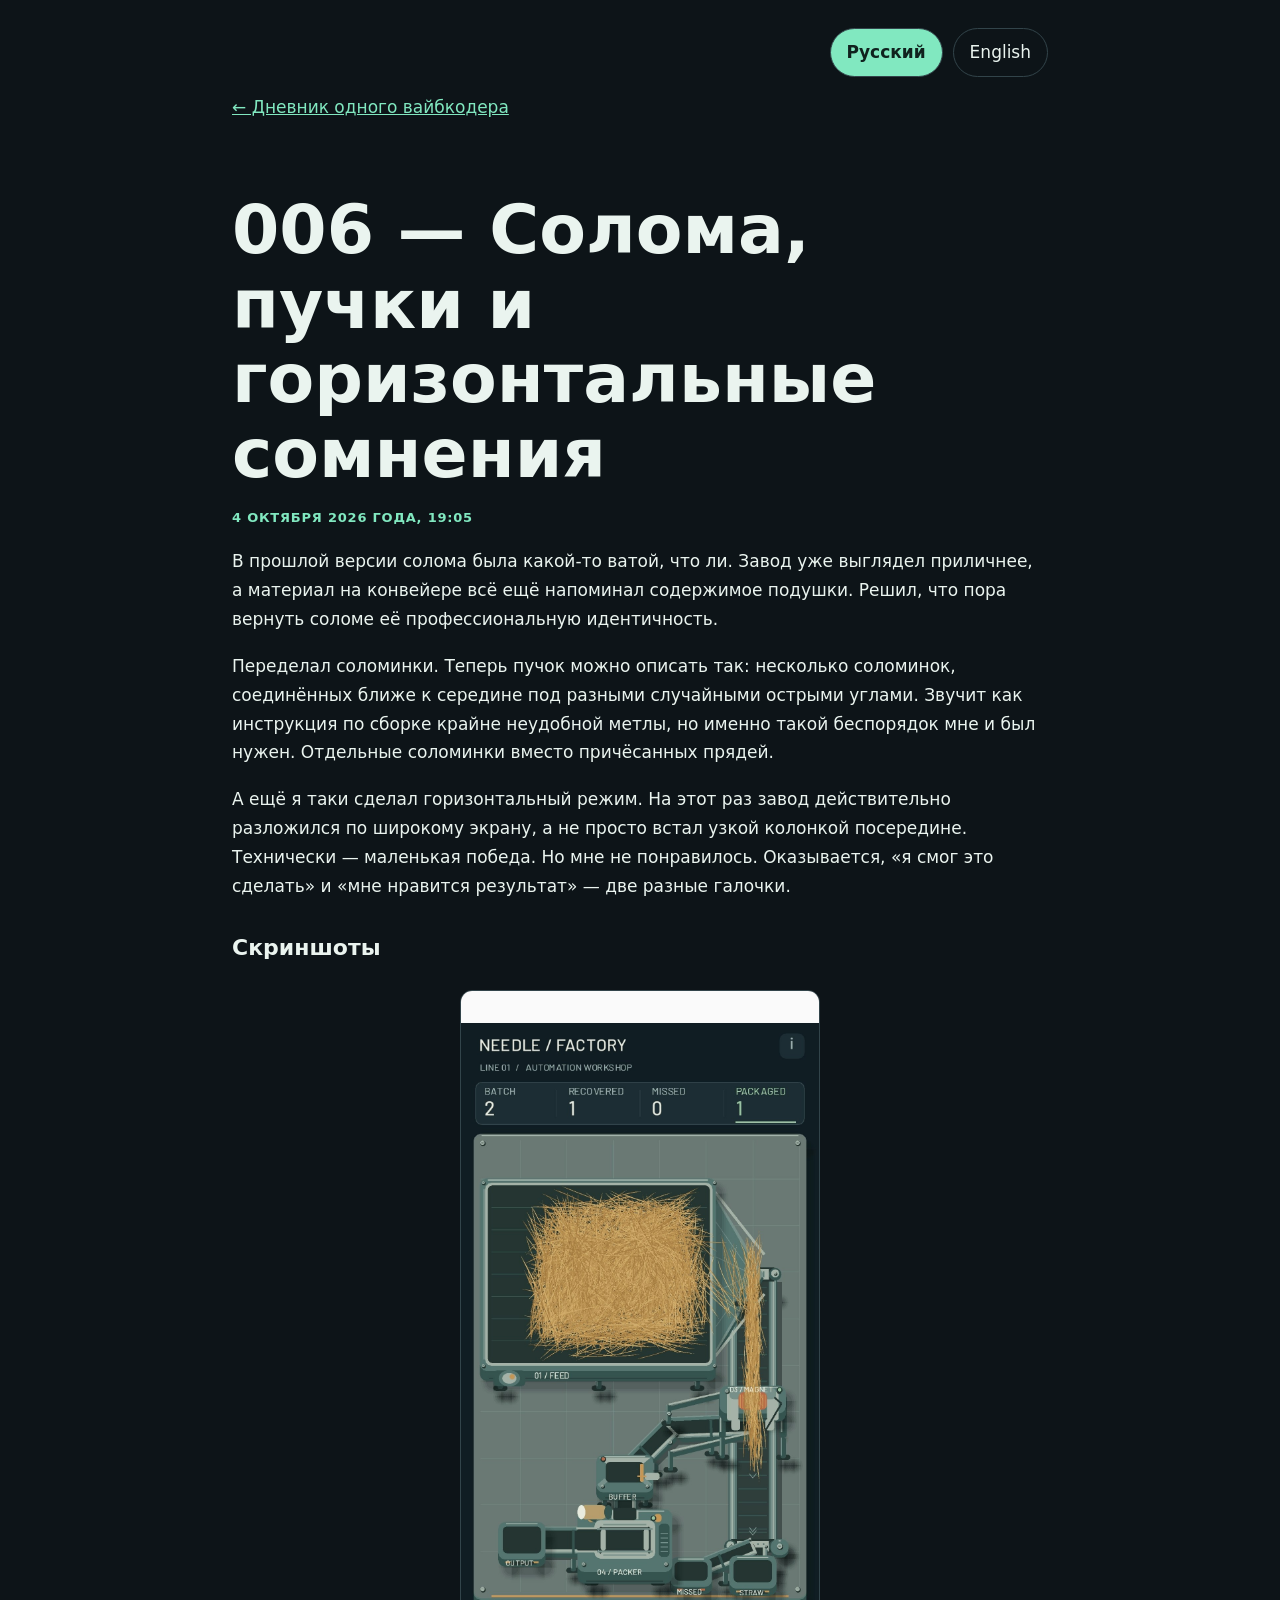
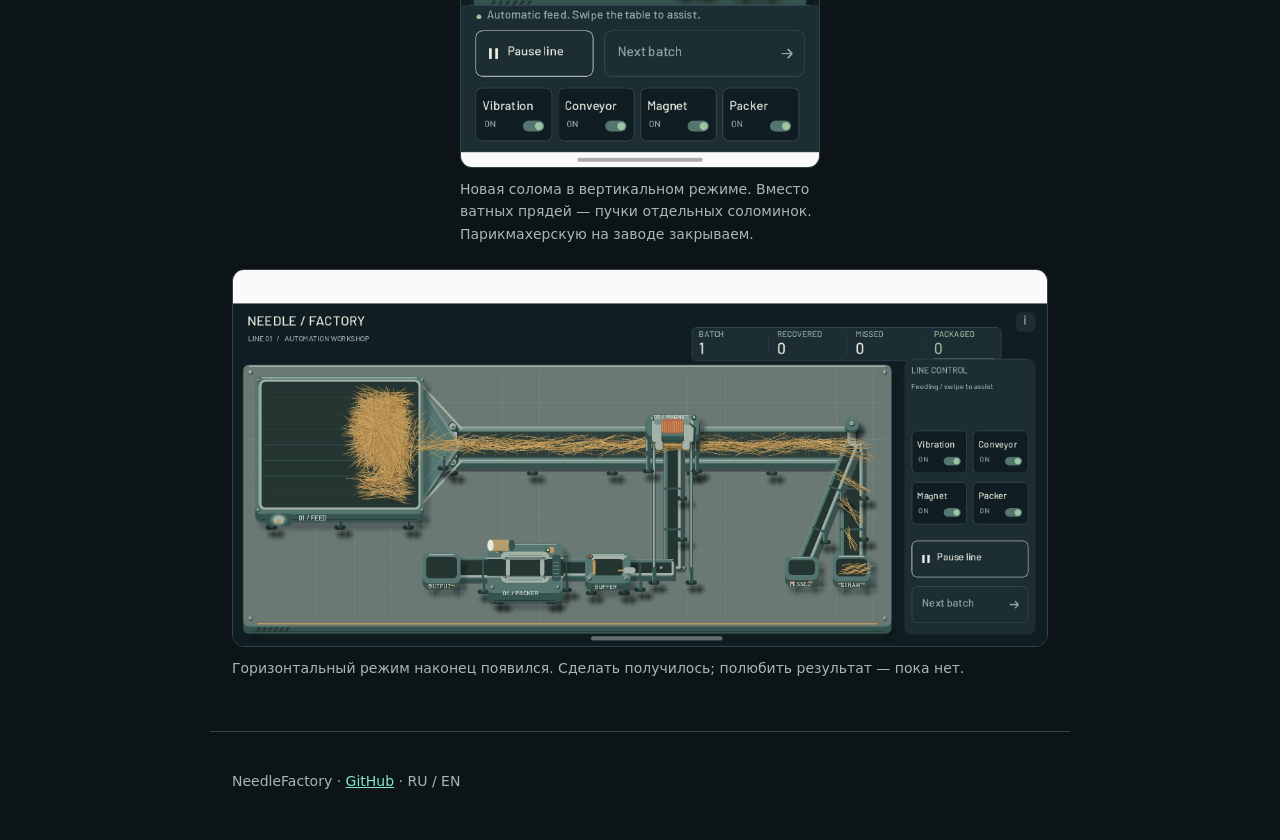
<file: docs/devlog/006-straw-and-landscape.html>
<!doctype html>
<html lang="ru"><head><meta charset="utf-8"><meta name="viewport" content="width=device-width, initial-scale=1"><title>006 — Солома, пучки и горизонтальные сомнения — NeedleFactory</title><link rel="stylesheet" href="../assets/devlog.css"></head>
<body data-ru-title="006 — Солома, пучки и горизонтальные сомнения — NeedleFactory" data-en-title="006 — Straw, Bundles, and Landscape Doubts — NeedleFactory"><header><nav class="lang" aria-label="Language"><button type="button" data-setlang="ru" aria-pressed="true">Русский</button><button type="button" data-setlang="en" aria-pressed="false">English</button></nav><a class="back" href="../index.html"><span data-lang="ru">← Дневник одного вайбкодера</span><span data-lang="en" hidden>← Diary of a Vibe Coder</span></a></header>
<main class="post"><article data-lang="ru"><h1>006 — Солома, пучки и горизонтальные сомнения</h1><p class="meta"><time datetime="2026-10-04T19:05">4 октября 2026 года, 19:05</time></p><p>В прошлой версии солома была какой-то ватой, что ли. Завод уже выглядел приличнее, а материал на конвейере всё ещё напоминал содержимое подушки. Решил, что пора вернуть соломе её профессиональную идентичность.</p>
<p>Переделал соломинки. Теперь пучок можно описать так: несколько соломинок, соединённых ближе к середине под разными случайными острыми углами. Звучит как инструкция по сборке крайне неудобной метлы, но именно такой беспорядок мне и был нужен. Отдельные соломинки вместо причёсанных прядей.</p>
<p>А ещё я таки сделал горизонтальный режим. На этот раз завод действительно разложился по широкому экрану, а не просто встал узкой колонкой посередине. Технически — маленькая победа. Но мне не понравилось. Оказывается, «я смог это сделать» и «мне нравится результат» — две разные галочки.</p>
<h3>Скриншоты</h3><figure class="screenshot portrait"><a href="../assets/screenshots/006-straw-portrait.jpg" aria-label="Открыть скриншот"><img src="../assets/screenshots/006-straw-portrait.jpg" width="1080" height="2340" loading="lazy" decoding="async" alt="Вертикальная мастерская NeedleFactory с густой кучей тонких пересекающихся соломинок на вибростоле и соломой на конвейере."></a><figcaption>Новая солома в вертикальном режиме. Вместо ватных прядей — пучки отдельных соломинок. Парикмахерскую на заводе закрываем.</figcaption></figure>
<figure class="screenshot landscape"><a href="../assets/screenshots/006-straw-landscape.jpg" aria-label="Открыть скриншот"><img src="../assets/screenshots/006-straw-landscape.jpg" width="2340" height="1080" loading="lazy" decoding="async" alt="Альбомная мастерская NeedleFactory: вибростол слева, длинный конвейер с соломой, магнит в центре и панель управления справа."></a><figcaption>Горизонтальный режим наконец появился. Сделать получилось; полюбить результат — пока нет.</figcaption></figure></article><article data-lang="en" hidden><h1>006 — Straw, Bundles, and Landscape Doubts</h1><p class="meta"><time datetime="2026-10-04T19:05">October 4, 2026, 19:05</time></p><p>In the previous version, the straw looked like cotton wool, or something along those lines. The factory was looking better, but the material on the conveyor still resembled the contents of a pillow. Time to give the straw its professional identity back.</p>
<p>I reworked the stems. Here&#39;s how I&#39;d describe a bundle now: several straw stems joined near their centers at different random acute angles. It sounds like instructions for assembling a deeply impractical broom, but that was exactly the kind of disorder I wanted. Individual stems instead of neatly combed strands.</p>
<p>And I finally made landscape mode. This time, the factory actually spread out across the wide screen instead of standing in a narrow column in the middle. Technically, a small victory. But I didn&#39;t like it. Apparently, “I managed to make it” and “I like the result” are two different boxes to tick.</p>
<h3>Screenshots</h3><figure class="screenshot portrait"><a href="../assets/screenshots/006-straw-portrait.jpg" aria-label="Open screenshot"><img src="../assets/screenshots/006-straw-portrait.jpg" width="1080" height="2340" loading="lazy" decoding="async" alt="Portrait NeedleFactory workshop with a dense pile of thin intersecting straw stems on the vibration table and straw on the conveyor."></a><figcaption>New straw in portrait mode. Individual stems bundled together instead of cotton-like strands. The factory hair salon is closing.</figcaption></figure>
<figure class="screenshot landscape"><a href="../assets/screenshots/006-straw-landscape.jpg" aria-label="Open screenshot"><img src="../assets/screenshots/006-straw-landscape.jpg" width="2340" height="1080" loading="lazy" decoding="async" alt="Landscape NeedleFactory workshop: vibration table on the left, long straw conveyor, magnet in the center and controls on the right."></a><figcaption>Landscape mode finally arrived. I managed to make it; liking the result is another matter.</figcaption></figure></article></main>
<footer><p>NeedleFactory · <a href="https://github.com/sirdimitry/NeedleFactory">GitHub</a> · RU / EN</p></footer><script src="../assets/devlog.js" defer></script></body></html>
</file>
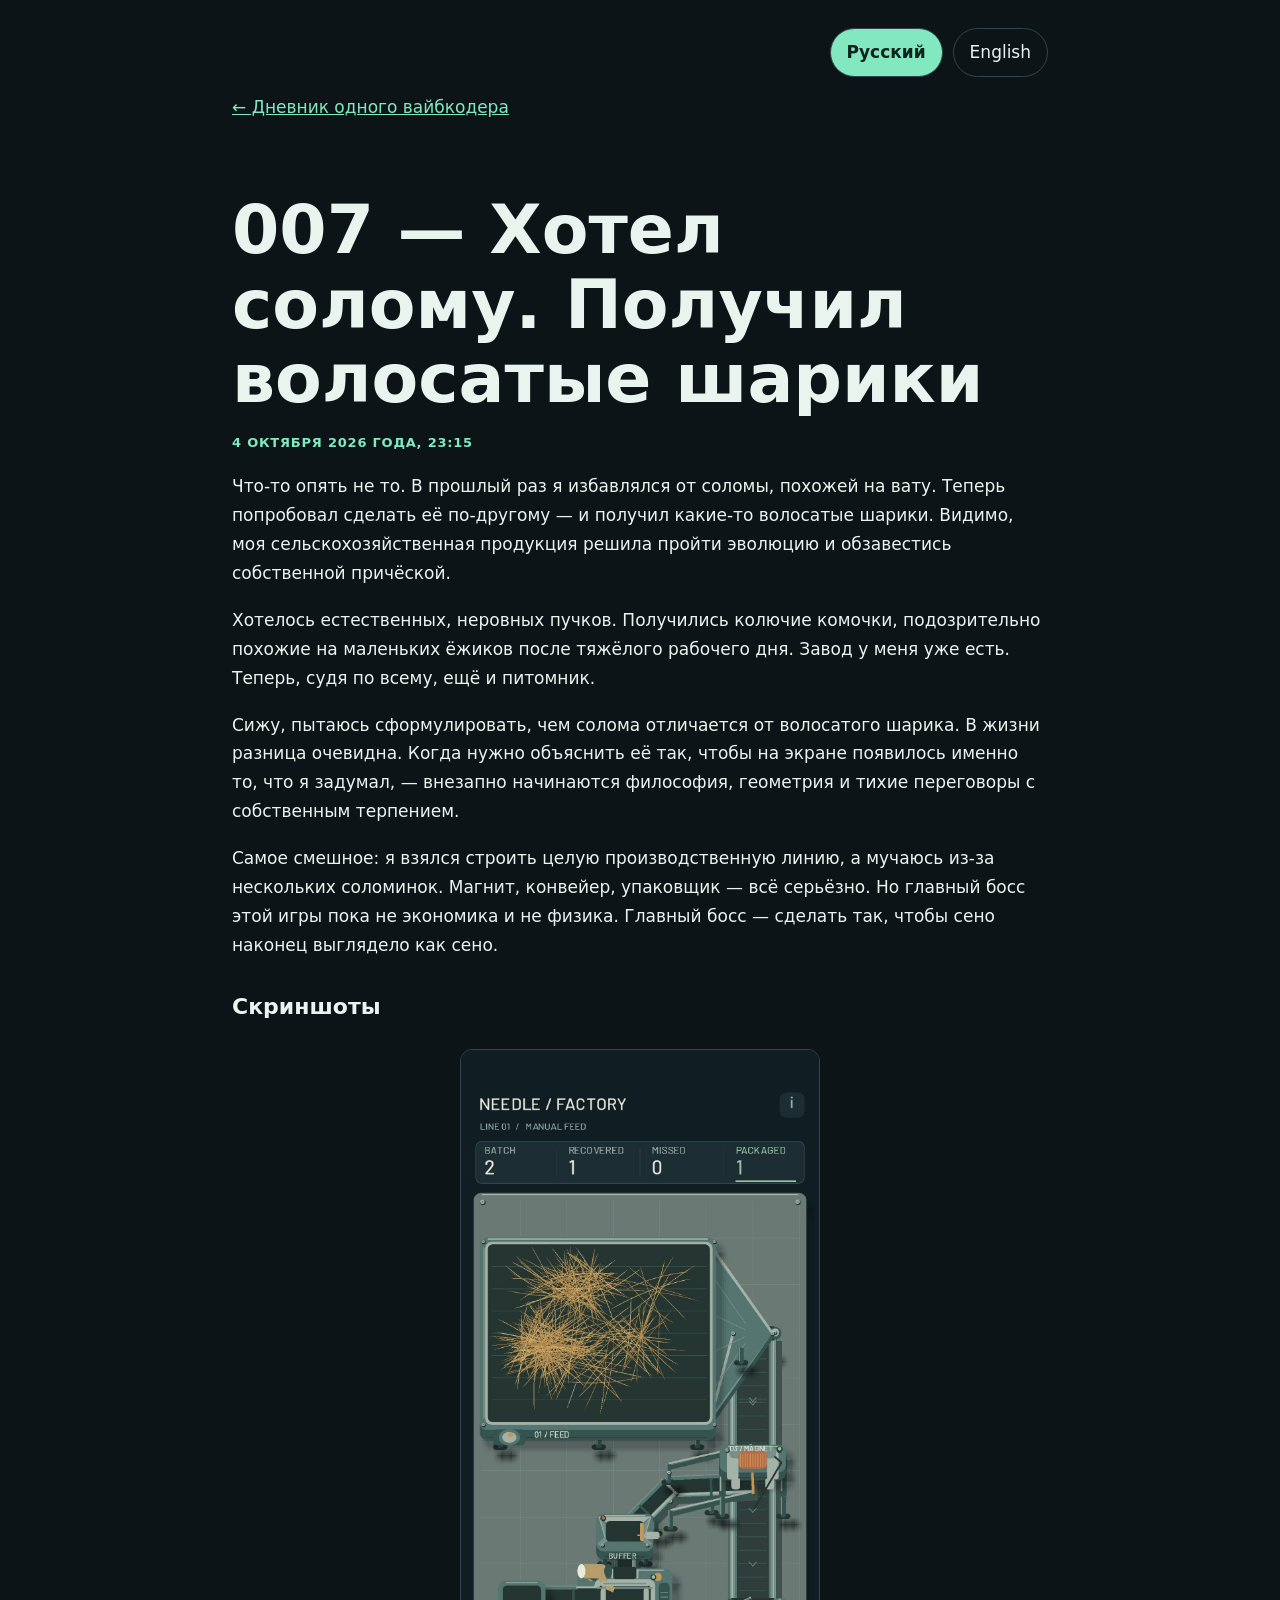
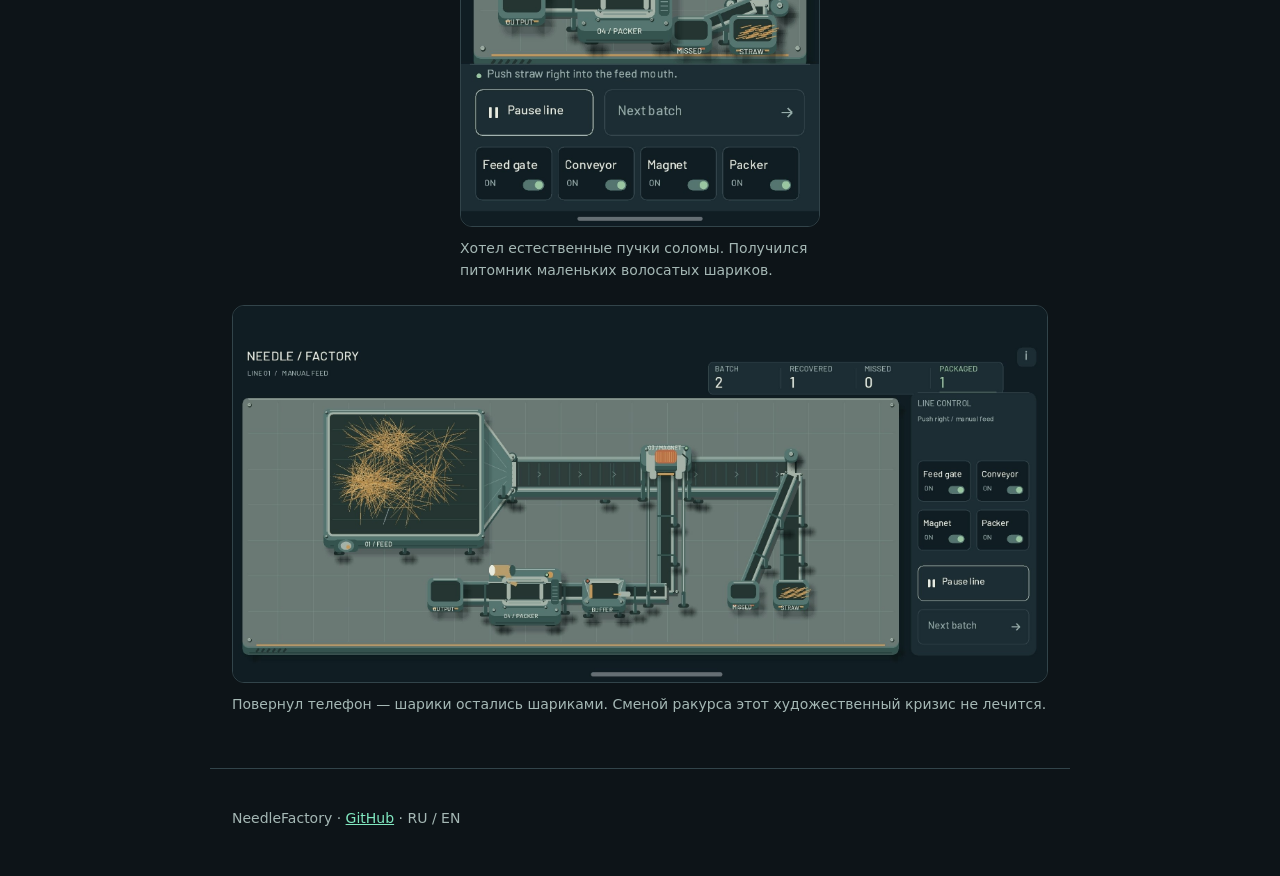
<file: docs/devlog/007-hairy-straw.html>
<!doctype html>
<html lang="ru"><head><meta charset="utf-8"><meta name="viewport" content="width=device-width, initial-scale=1"><title>007 — Хотел солому. Получил волосатые шарики — NeedleFactory</title><link rel="stylesheet" href="../assets/devlog.css"></head>
<body data-ru-title="007 — Хотел солому. Получил волосатые шарики — NeedleFactory" data-en-title="007 — I Wanted Straw. I Got Hairballs — NeedleFactory"><header><nav class="lang" aria-label="Language"><button type="button" data-setlang="ru" aria-pressed="true">Русский</button><button type="button" data-setlang="en" aria-pressed="false">English</button></nav><a class="back" href="../index.html"><span data-lang="ru">← Дневник одного вайбкодера</span><span data-lang="en" hidden>← Diary of a Vibe Coder</span></a></header>
<main class="post"><article data-lang="ru"><h1>007 — Хотел солому. Получил волосатые шарики</h1><p class="meta"><time datetime="2026-10-04T23:15">4 октября 2026 года, 23:15</time></p><p>Что-то опять не то. В прошлый раз я избавлялся от соломы, похожей на вату. Теперь попробовал сделать её по-другому — и получил какие-то волосатые шарики. Видимо, моя сельскохозяйственная продукция решила пройти эволюцию и обзавестись собственной причёской.</p>
<p>Хотелось естественных, неровных пучков. Получились колючие комочки, подозрительно похожие на маленьких ёжиков после тяжёлого рабочего дня. Завод у меня уже есть. Теперь, судя по всему, ещё и питомник.</p>
<p>Сижу, пытаюсь сформулировать, чем солома отличается от волосатого шарика. В жизни разница очевидна. Когда нужно объяснить её так, чтобы на экране появилось именно то, что я задумал, — внезапно начинаются философия, геометрия и тихие переговоры с собственным терпением.</p>
<p>Самое смешное: я взялся строить целую производственную линию, а мучаюсь из-за нескольких соломинок. Магнит, конвейер, упаковщик — всё серьёзно. Но главный босс этой игры пока не экономика и не физика. Главный босс — сделать так, чтобы сено наконец выглядело как сено.</p>
<h3>Скриншоты</h3><figure class="screenshot portrait"><a href="../assets/screenshots/007-hairy-straw-portrait.jpg" aria-label="Открыть скриншот"><img src="../assets/screenshots/007-hairy-straw-portrait.jpg" width="1080" height="2340" loading="lazy" decoding="async" alt="Вертикальная мастерская NeedleFactory: на столе несколько округлых пучков соломы с длинными торчащими соломинками."></a><figcaption>Хотел естественные пучки соломы. Получился питомник маленьких волосатых шариков.</figcaption></figure>
<figure class="screenshot landscape"><a href="../assets/screenshots/007-hairy-straw-landscape.jpg" aria-label="Открыть скриншот"><img src="../assets/screenshots/007-hairy-straw-landscape.jpg" width="2340" height="1080" loading="lazy" decoding="async" alt="Альбомная мастерская NeedleFactory с округлыми колючими пучками соломы на столе слева, конвейером и панелью управления справа."></a><figcaption>Повернул телефон — шарики остались шариками. Сменой ракурса этот художественный кризис не лечится.</figcaption></figure></article><article data-lang="en" hidden><h1>007 — I Wanted Straw. I Got Hairballs</h1><p class="meta"><time datetime="2026-10-04T23:15">October 4, 2026, 23:15</time></p><p>Something is wrong again. Last time, I was trying to get rid of straw that looked like cotton wool. Now I tried making it differently — and ended up with little hairballs. Apparently, my agricultural produce decided to evolve and grow a hairstyle of its own.</p>
<p>I wanted natural, uneven bundles. I got spiky little clumps suspiciously resembling hedgehogs after a hard day&#39;s work. I already have a factory. Now, apparently, I also have a nursery.</p>
<p>Here I am, trying to put into words what makes straw different from a hairball. In real life, the distinction is obvious. When I have to explain it so that the screen shows exactly what I imagined, suddenly it becomes philosophy, geometry, and quiet negotiations with my remaining patience.</p>
<p>The funniest part: I set out to build an entire production line, yet a few pieces of straw are giving me grief. Magnet, conveyor, packer — serious business. But the game&#39;s main boss isn&#39;t economics or physics yet. The main boss is making hay finally look like hay.</p>
<h3>Screenshots</h3><figure class="screenshot portrait"><a href="../assets/screenshots/007-hairy-straw-portrait.jpg" aria-label="Open screenshot"><img src="../assets/screenshots/007-hairy-straw-portrait.jpg" width="1080" height="2340" loading="lazy" decoding="async" alt="Portrait NeedleFactory workshop: several rounded straw bundles with long stems sticking out on the feed table."></a><figcaption>I wanted natural straw bundles. I got a nursery of little hairballs.</figcaption></figure>
<figure class="screenshot landscape"><a href="../assets/screenshots/007-hairy-straw-landscape.jpg" aria-label="Open screenshot"><img src="../assets/screenshots/007-hairy-straw-landscape.jpg" width="2340" height="1080" loading="lazy" decoding="async" alt="Landscape NeedleFactory workshop with rounded spiky straw bundles on the table on the left, conveyor and controls on the right."></a><figcaption>I rotated the phone — the balls remained balls. A different camera angle cannot cure this artistic crisis.</figcaption></figure></article></main>
<footer><p>NeedleFactory · <a href="https://github.com/sirdimitry/NeedleFactory">GitHub</a> · RU / EN</p></footer><script src="../assets/devlog.js" defer></script></body></html>
</file>
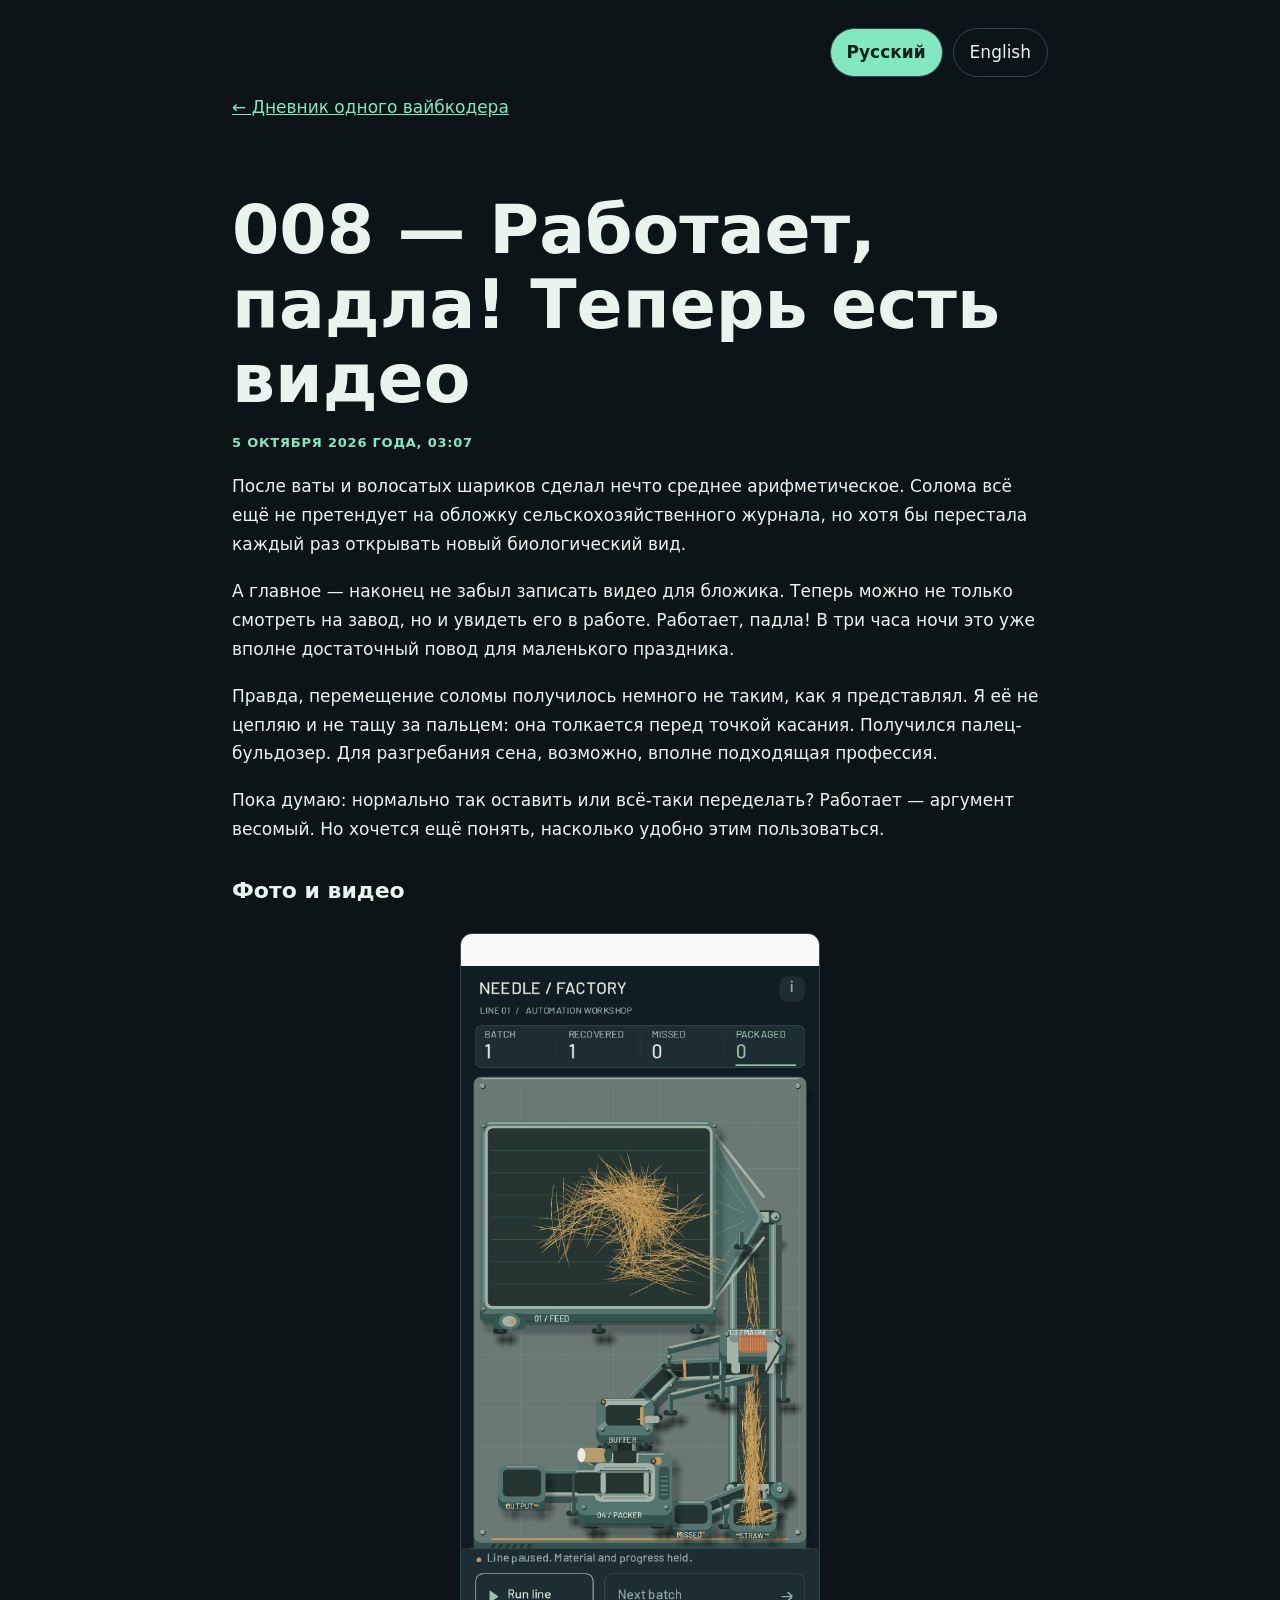
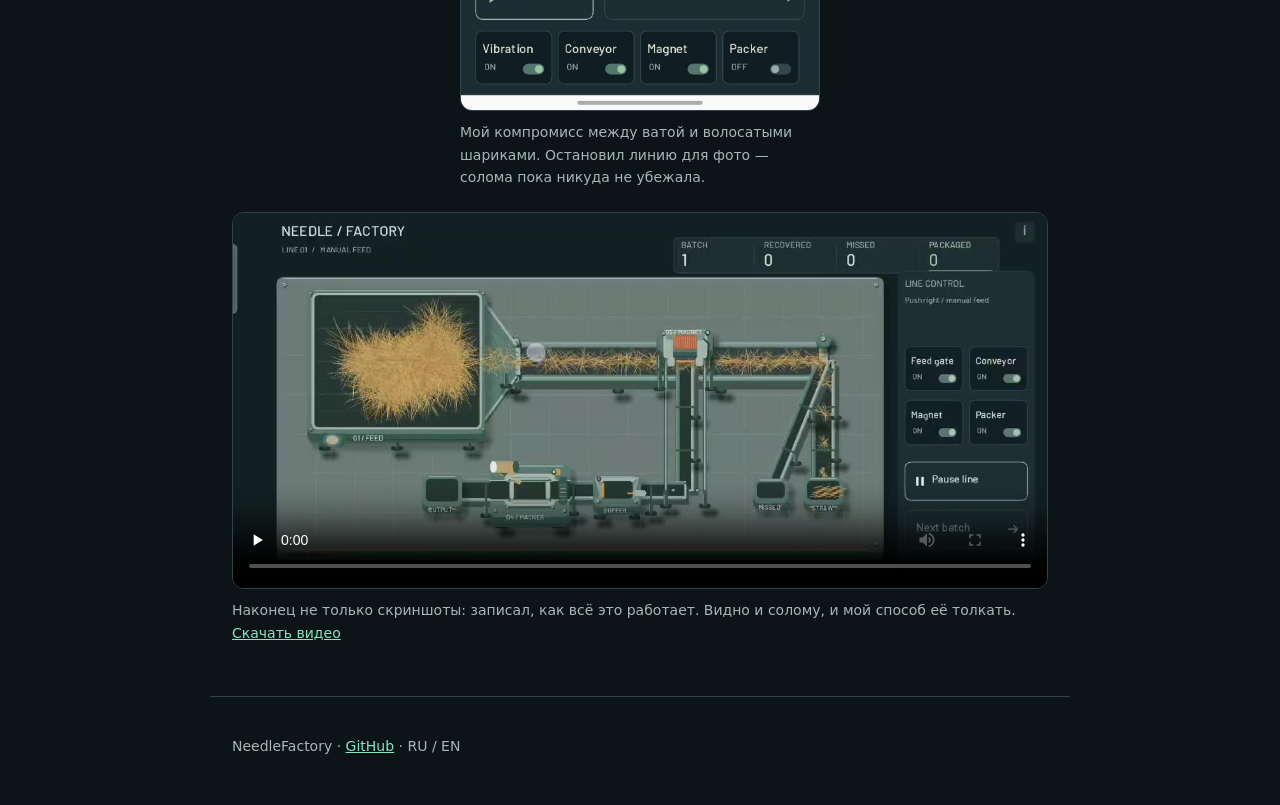
<file: docs/devlog/008-middle-ground.html>
<!doctype html>
<html lang="ru"><head><meta charset="utf-8"><meta name="viewport" content="width=device-width, initial-scale=1"><title>008 — Работает, падла! Теперь есть видео — NeedleFactory</title><link rel="stylesheet" href="../assets/devlog.css"></head>
<body data-ru-title="008 — Работает, падла! Теперь есть видео — NeedleFactory" data-en-title="008 — It Works, Damn It! And There's Video — NeedleFactory"><header><nav class="lang" aria-label="Language"><button type="button" data-setlang="ru" aria-pressed="true">Русский</button><button type="button" data-setlang="en" aria-pressed="false">English</button></nav><a class="back" href="../index.html"><span data-lang="ru">← Дневник одного вайбкодера</span><span data-lang="en" hidden>← Diary of a Vibe Coder</span></a></header>
<main class="post"><article data-lang="ru"><h1>008 — Работает, падла! Теперь есть видео</h1><p class="meta"><time datetime="2026-10-05T03:07">5 октября 2026 года, 03:07</time></p><p>После ваты и волосатых шариков сделал нечто среднее арифметическое. Солома всё ещё не претендует на обложку сельскохозяйственного журнала, но хотя бы перестала каждый раз открывать новый биологический вид.</p>
<p>А главное — наконец не забыл записать видео для бложика. Теперь можно не только смотреть на завод, но и увидеть его в работе. Работает, падла! В три часа ночи это уже вполне достаточный повод для маленького праздника.</p>
<p>Правда, перемещение соломы получилось немного не таким, как я представлял. Я её не цепляю и не тащу за пальцем: она толкается перед точкой касания. Получился палец-бульдозер. Для разгребания сена, возможно, вполне подходящая профессия.</p>
<p>Пока думаю: нормально так оставить или всё-таки переделать? Работает — аргумент весомый. Но хочется ещё понять, насколько удобно этим пользоваться.</p>
<h3>Фото и видео</h3><figure class="screenshot portrait"><a href="../assets/screenshots/008-straw.jpg" aria-label="Открыть скриншот"><img src="../assets/screenshots/008-straw.jpg" width="1080" height="2340" loading="lazy" decoding="async" alt="Мастерская NeedleFactory с обновлёнными пучками соломы на столе и конвейере; линия стоит на паузе."></a><figcaption>Мой компромисс между ватой и волосатыми шариками. Остановил линию для фото — солома пока никуда не убежала.</figcaption></figure>
<figure class="screenshot video"><video controls playsinline preload="none" width="1280" height="590" poster="../assets/screenshots/008-video-poster.jpg" aria-label="Работа линии NeedleFactory и перемещение соломы касанием"><source src="../assets/videos/008-line-demo.mp4" type="video/mp4"><p><a href="../assets/videos/008-line-demo.mp4">Открыть видео</a></p></video><figcaption>Наконец не только скриншоты: записал, как всё это работает. Видно и солому, и мой способ её толкать. <a href="../assets/videos/008-line-demo.mp4" download>Скачать видео</a></figcaption></figure></article><article data-lang="en" hidden><h1>008 — It Works, Damn It! And There's Video</h1><p class="meta"><time datetime="2026-10-05T03:07">October 5, 2026, 03:07</time></p><p>After cotton wool and hairballs, I made something like the arithmetic mean of the two. The straw still isn&#39;t ready for the cover of a farming magazine, but at least it has stopped discovering a new biological species with every revision.</p>
<p>More importantly, I finally remembered to record a video for the blog. Now you can see the factory in action instead of just looking at a screenshot. It works, damn it! At three in the morning, that&#39;s a perfectly good reason for a small celebration.</p>
<p>The straw movement isn&#39;t quite what I imagined, though. I don&#39;t grab it and drag it behind my finger: it gets pushed ahead of the touch point. I&#39;ve made a bulldozer finger. For clearing hay, that might actually be a reasonable occupation.</p>
<p>I&#39;m still thinking: is this fine as it is, or should I rework it? “It works” is a strong argument. But I also want to find out how comfortable it is to use.</p>
<h3>Photo and video</h3><figure class="screenshot portrait"><a href="../assets/screenshots/008-straw.jpg" aria-label="Open screenshot"><img src="../assets/screenshots/008-straw.jpg" width="1080" height="2340" loading="lazy" decoding="async" alt="NeedleFactory workshop with reworked straw bundles on the table and conveyor; the line is paused."></a><figcaption>My compromise between cotton wool and hairballs. I paused the line for a photo — the straw has not escaped yet.</figcaption></figure>
<figure class="screenshot video"><video controls playsinline preload="none" width="1280" height="590" poster="../assets/screenshots/008-video-poster.jpg" aria-label="NeedleFactory line in operation and straw movement through touch"><source src="../assets/videos/008-line-demo.mp4" type="video/mp4"><p><a href="../assets/videos/008-line-demo.mp4">Open video</a></p></video><figcaption>Finally, more than screenshots: I recorded the whole thing in action, including the straw and how I push it. <a href="../assets/videos/008-line-demo.mp4" download>Download video</a></figcaption></figure></article></main>
<footer><p>NeedleFactory · <a href="https://github.com/sirdimitry/NeedleFactory">GitHub</a> · RU / EN</p></footer><script src="../assets/devlog.js" defer></script></body></html>
</file>
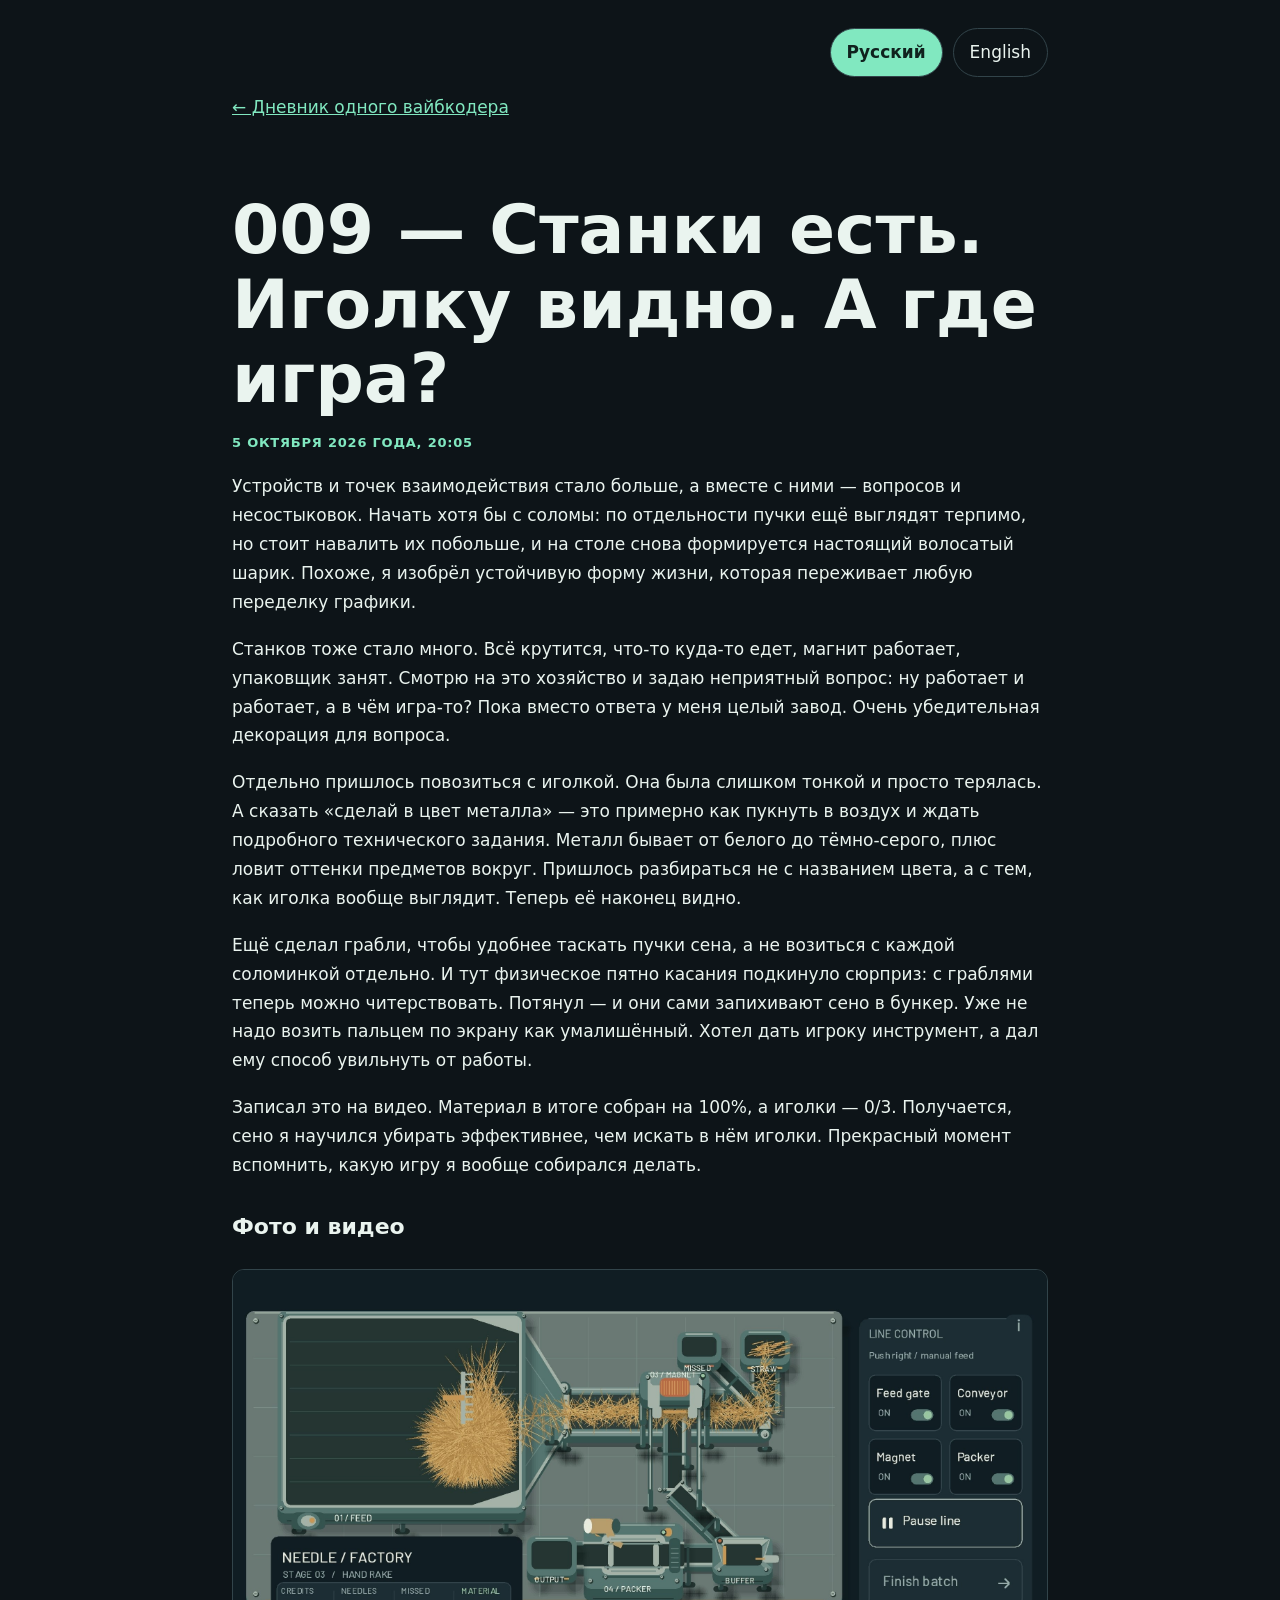
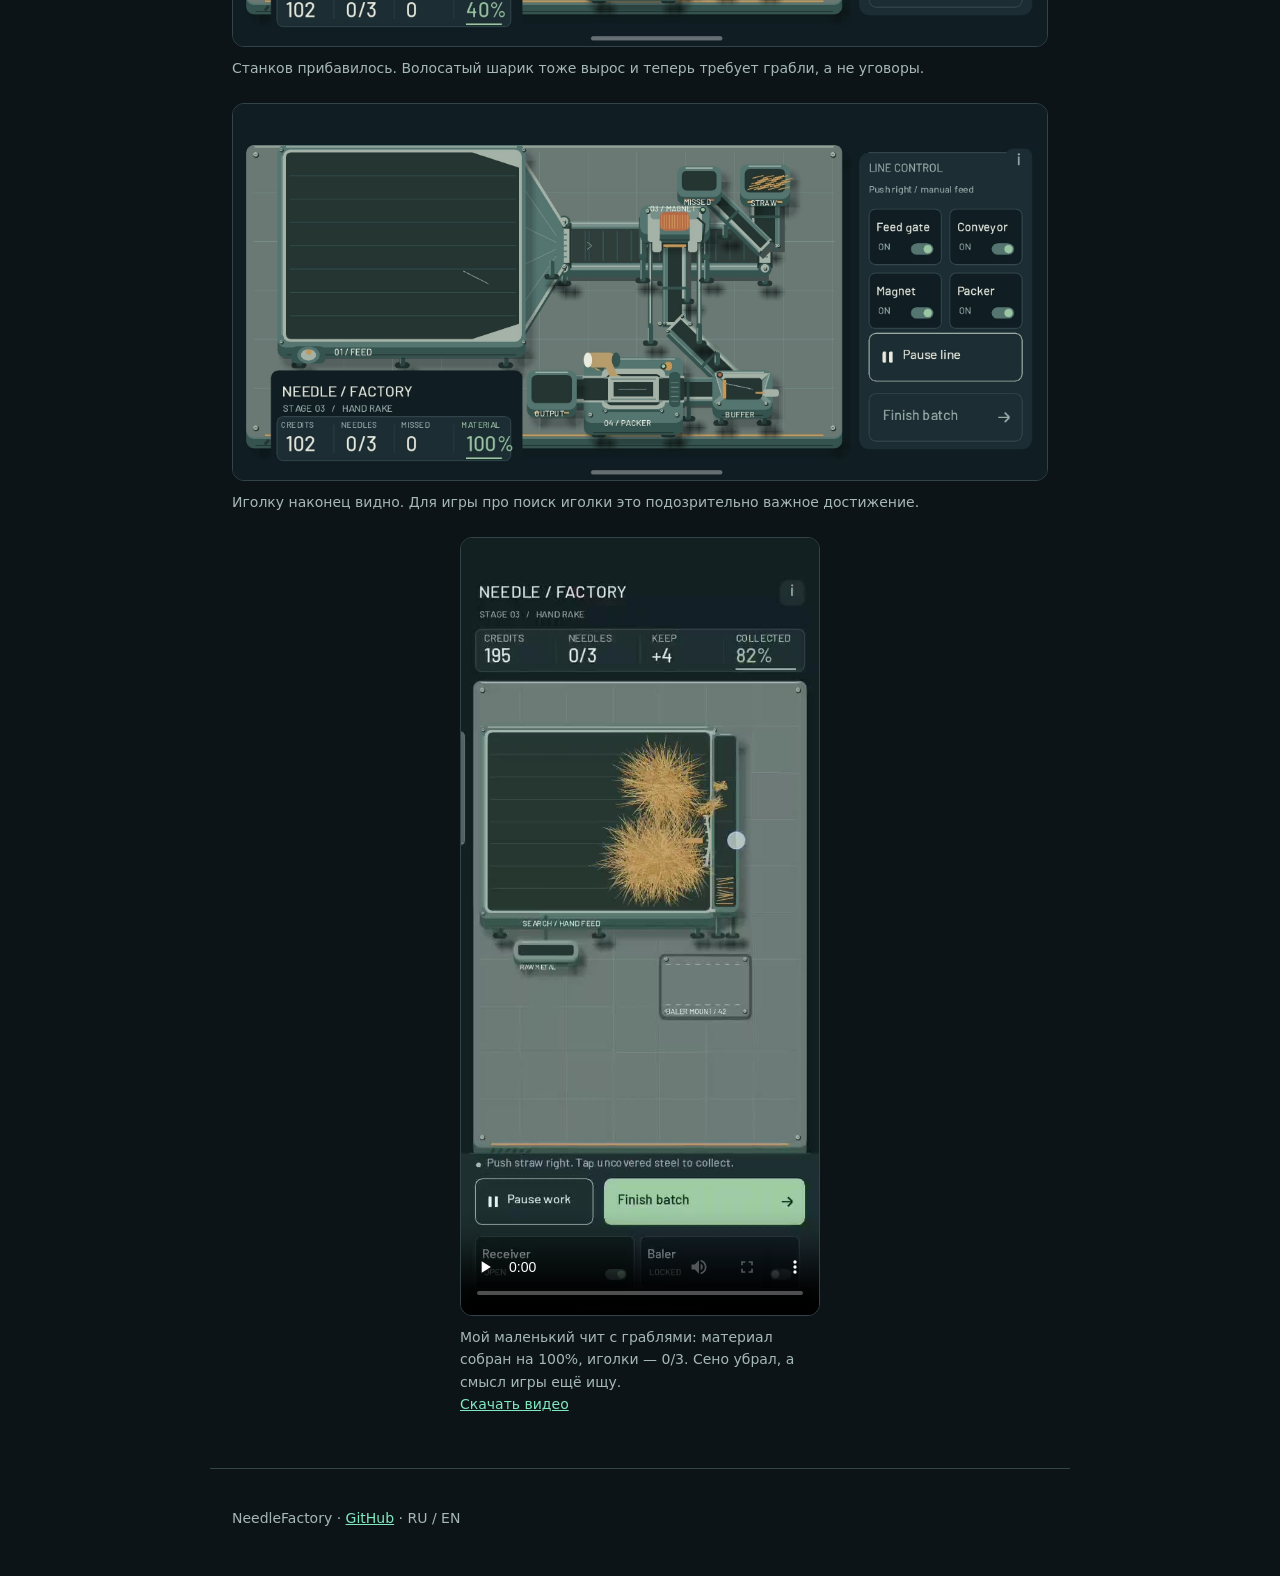
<file: docs/devlog/009-needles-and-rakes.html>
<!doctype html>
<html lang="ru"><head><meta charset="utf-8"><meta name="viewport" content="width=device-width, initial-scale=1"><title>009 — Станки есть. Иголку видно. А где игра? — NeedleFactory</title><link rel="stylesheet" href="../assets/devlog.css"></head>
<body data-ru-title="009 — Станки есть. Иголку видно. А где игра? — NeedleFactory" data-en-title="009 — More Machines, a Visible Needle, and Still No Game — NeedleFactory"><header><nav class="lang" aria-label="Language"><button type="button" data-setlang="ru" aria-pressed="true">Русский</button><button type="button" data-setlang="en" aria-pressed="false">English</button></nav><a class="back" href="../index.html"><span data-lang="ru">← Дневник одного вайбкодера</span><span data-lang="en" hidden>← Diary of a Vibe Coder</span></a></header>
<main class="post"><article data-lang="ru"><h1>009 — Станки есть. Иголку видно. А где игра?</h1><p class="meta"><time datetime="2026-10-05T20:05">5 октября 2026 года, 20:05</time></p><p>Устройств и точек взаимодействия стало больше, а вместе с ними — вопросов и несостыковок. Начать хотя бы с соломы: по отдельности пучки ещё выглядят терпимо, но стоит навалить их побольше, и на столе снова формируется настоящий волосатый шарик. Похоже, я изобрёл устойчивую форму жизни, которая переживает любую переделку графики.</p>
<p>Станков тоже стало много. Всё крутится, что-то куда-то едет, магнит работает, упаковщик занят. Смотрю на это хозяйство и задаю неприятный вопрос: ну работает и работает, а в чём игра-то? Пока вместо ответа у меня целый завод. Очень убедительная декорация для вопроса.</p>
<p>Отдельно пришлось повозиться с иголкой. Она была слишком тонкой и просто терялась. А сказать «сделай в цвет металла» — это примерно как пукнуть в воздух и ждать подробного технического задания. Металл бывает от белого до тёмно-серого, плюс ловит оттенки предметов вокруг. Пришлось разбираться не с названием цвета, а с тем, как иголка вообще выглядит. Теперь её наконец видно.</p>
<p>Ещё сделал грабли, чтобы удобнее таскать пучки сена, а не возиться с каждой соломинкой отдельно. И тут физическое пятно касания подкинуло сюрприз: с граблями теперь можно читерствовать. Потянул — и они сами запихивают сено в бункер. Уже не надо возить пальцем по экрану как умалишённый. Хотел дать игроку инструмент, а дал ему способ увильнуть от работы.</p>
<p>Записал это на видео. Материал в итоге собран на 100%, а иголки — 0/3. Получается, сено я научился убирать эффективнее, чем искать в нём иголки. Прекрасный момент вспомнить, какую игру я вообще собирался делать.</p>
<h3>Фото и видео</h3><figure class="screenshot landscape"><a href="../assets/screenshots/009-rake-and-straw.jpg" aria-label="Открыть скриншот"><img src="../assets/screenshots/009-rake-and-straw.jpg" width="2340" height="1080" loading="lazy" decoding="async" alt="Мастерская NeedleFactory: грабли в густом округлом пучке соломы у подачи, солома на конвейерах и несколько станков."></a><figcaption>Станков прибавилось. Волосатый шарик тоже вырос и теперь требует грабли, а не уговоры.</figcaption></figure>
<figure class="screenshot landscape"><a href="../assets/screenshots/009-visible-needle.jpg" aria-label="Открыть скриншот"><img src="../assets/screenshots/009-visible-needle.jpg" width="2340" height="1080" loading="lazy" decoding="async" alt="Мастерская NeedleFactory с очищенным столом подачи и заметной светлой металлической иголкой на тёмном поле."></a><figcaption>Иголку наконец видно. Для игры про поиск иголки это подозрительно важное достижение.</figcaption></figure>
<figure class="screenshot video portrait"><video controls playsinline preload="none" width="590" height="1280" poster="../assets/screenshots/009-video-poster.jpg" aria-label="Подача соломы граблями в NeedleFactory"><source src="../assets/videos/009-rake-demo.mp4" type="video/mp4"><p><a href="../assets/videos/009-rake-demo.mp4">Открыть видео</a></p></video><figcaption>Мой маленький чит с граблями: материал собран на 100%, иголки — 0/3. Сено убрал, а смысл игры ещё ищу. <a href="../assets/videos/009-rake-demo.mp4" download>Скачать видео</a></figcaption></figure></article><article data-lang="en" hidden><h1>009 — More Machines, a Visible Needle, and Still No Game</h1><p class="meta"><time datetime="2026-10-05T20:05">October 5, 2026, 20:05</time></p><p>More devices and interaction points meant more questions and inconsistencies. Take the straw: individual bundles look tolerable, but pile up enough of them and a genuine hairball forms on the table again. Apparently, I have invented a resilient life form that survives every graphics revision.</p>
<p>There are more machines too. Everything turns, something goes somewhere, the magnet works, and the packer keeps busy. I look at the whole setup and ask an uncomfortable question: fine, it works — but where is the game? So far, my answer is an entire factory. A very convincing set for that question.</p>
<p>The needle needed attention as well. It was too thin and simply disappeared. Saying “make it metal-colored” is about as useful as farting into the wind and expecting a detailed specification. Metal ranges from white to dark gray, and picks up colors from nearby objects. I had to work out how the needle actually looks, rather than just naming a color. Now I can finally see it.</p>
<p>I also made a rake so I could move bundles of hay instead of fussing over individual stems. Then the physical touch area gave me a surprise: the rake can now be used to cheat. Pull it, and it keeps shoving hay into the hopper by itself. No more swiping across the screen like a maniac. I wanted to give the player a tool; I gave them a way to dodge the work.</p>
<p>I recorded it on video. Material collected ends up at 100%, while needles remain at 0/3. So I have learned to clear hay more efficiently than I can find needles in it. An excellent moment to remember what game I was trying to make.</p>
<h3>Photo and video</h3><figure class="screenshot landscape"><a href="../assets/screenshots/009-rake-and-straw.jpg" aria-label="Open screenshot"><img src="../assets/screenshots/009-rake-and-straw.jpg" width="2340" height="1080" loading="lazy" decoding="async" alt="NeedleFactory workshop: rake in a dense rounded straw bundle at the intake, straw on conveyors and several machines."></a><figcaption>More machines. The hairball has grown too, and now demands a rake rather than persuasion.</figcaption></figure>
<figure class="screenshot landscape"><a href="../assets/screenshots/009-visible-needle.jpg" aria-label="Open screenshot"><img src="../assets/screenshots/009-visible-needle.jpg" width="2340" height="1080" loading="lazy" decoding="async" alt="NeedleFactory workshop with a cleared feed table and a visible light metallic needle against the dark field."></a><figcaption>The needle is finally visible. For a game about finding a needle, that seems suspiciously important.</figcaption></figure>
<figure class="screenshot video portrait"><video controls playsinline preload="none" width="590" height="1280" poster="../assets/screenshots/009-video-poster.jpg" aria-label="Feeding straw with a rake in NeedleFactory"><source src="../assets/videos/009-rake-demo.mp4" type="video/mp4"><p><a href="../assets/videos/009-rake-demo.mp4">Open video</a></p></video><figcaption>My little rake exploit: material collected reaches 100%, needles remain at 0/3. The hay is cleared; I am still looking for the game. <a href="../assets/videos/009-rake-demo.mp4" download>Download video</a></figcaption></figure></article></main>
<footer><p>NeedleFactory · <a href="https://github.com/sirdimitry/NeedleFactory">GitHub</a> · RU / EN</p></footer><script src="../assets/devlog.js" defer></script></body></html>
</file>
<file: docs/assets/devlog.css>
:root{color-scheme:dark;--bg:#0d1418;--panel:#172328;--ink:#eaf4ef;--muted:#a5b8b5;--accent:#81e8c0;--line:#32444a}*{box-sizing:border-box}body{margin:0;background:var(--bg);color:var(--ink);font:17px/1.7 system-ui,-apple-system,Segoe UI,Arial,sans-serif}a{color:var(--accent)}header,main,footer{max-width:860px;margin:auto;padding:28px 22px}.hero{padding:66px 0 40px}.eyebrow{font-size:13px;letter-spacing:.14em;text-transform:uppercase;color:var(--accent);font-weight:700}h1{font-size:clamp(38px,7vw,68px);line-height:1.1;margin:15px 0}h2{font-size:28px;line-height:1.25}h3{font-size:22px;margin-bottom:6px}p{margin:10px 0 18px}.lead{font-size:21px;color:var(--muted);max-width:690px}.lang{display:flex;gap:10px;justify-content:flex-end}.lang button{border:1px solid var(--line);border-radius:30px;background:transparent;color:var(--ink);padding:9px 16px;cursor:pointer;font:inherit}.lang button[aria-pressed=true]{background:var(--accent);color:#10221e;font-weight:700}.entry{border:1px solid var(--line);background:var(--panel);border-radius:18px;padding:24px;margin:20px 0}.meta{font-size:13px;color:var(--accent);font-weight:700;text-transform:uppercase;letter-spacing:.06em}.entry p{color:var(--muted)}.entry strong{color:var(--ink)}.tag{display:inline-block;border:1px solid var(--line);border-radius:20px;padding:2px 11px;color:var(--muted);font-size:13px}footer{color:var(--muted);font-size:14px;border-top:1px solid var(--line)}[hidden]{display:none!important}@media(max-width:600px){.hero{padding:35px 0 18px}.entry{padding:18px}header,main,footer{padding:20px 16px}}
.screenshot{margin:24px 0}.screenshot a{display:block}.screenshot img{display:block;width:100%;height:auto;border:1px solid var(--line);border-radius:12px;background:var(--bg)}.screenshot.portrait{max-width:360px;margin:24px auto}.screenshot figcaption{margin-top:10px;color:var(--muted);font-size:14px;line-height:1.6}.post{overflow-wrap:anywhere}.post h2{margin-top:36px}.post h3{margin-top:28px}.post li{margin:8px 0}.post blockquote{margin:18px 0;padding-left:18px;border-left:3px solid var(--accent);color:var(--muted)}.post-nav{display:flex;flex-wrap:wrap;gap:16px;justify-content:space-between}.back{display:inline-block;margin-top:16px}:focus-visible{outline:3px solid var(--accent);outline-offset:4px}

.screenshot-gallery{display:grid;grid-template-columns:repeat(2,minmax(0,1fr));gap:20px;margin:24px 0;align-items:start;justify-items:center}.screenshot-gallery .screenshot{margin:0;width:100%;min-width:0}@media(max-width:600px){.screenshot-gallery{grid-template-columns:minmax(0,1fr)}}

.screenshot video{display:block;width:100%;height:auto;border:1px solid var(--line);border-radius:12px;background:var(--bg)}
</file>
